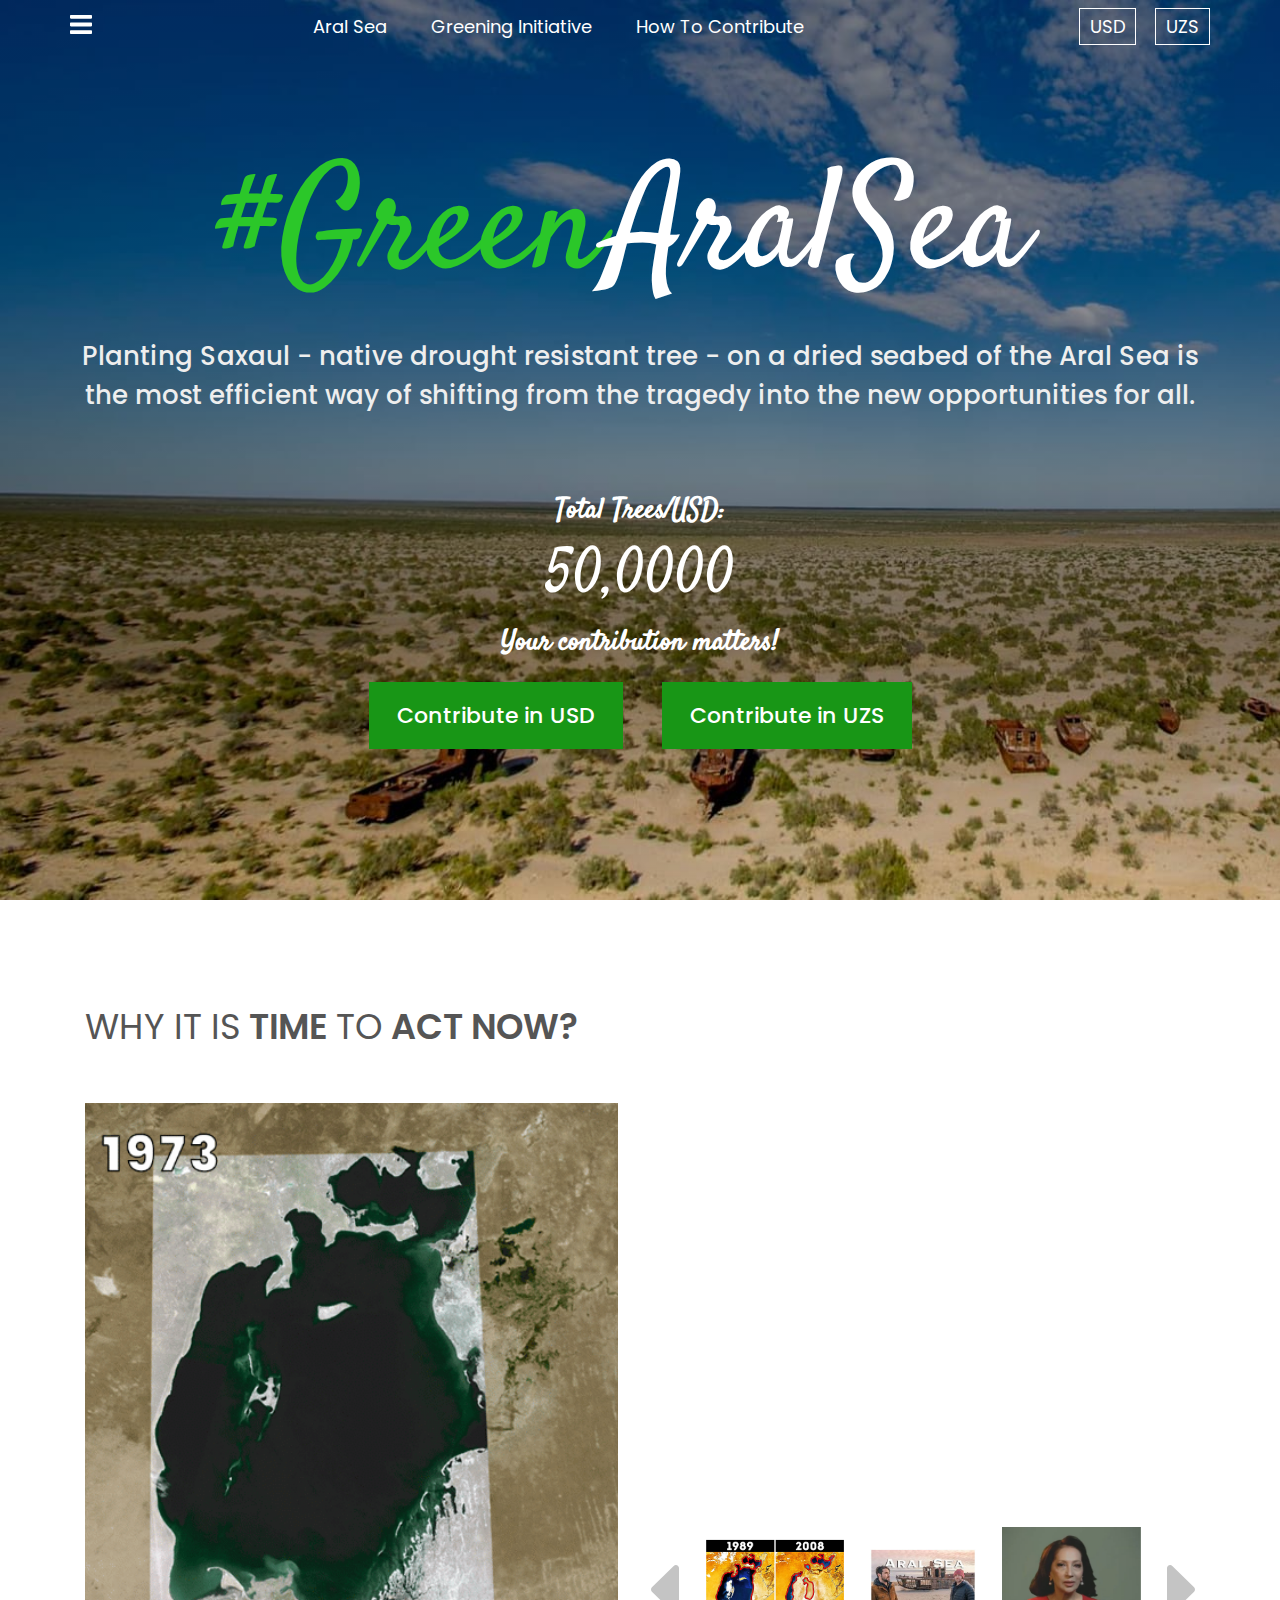
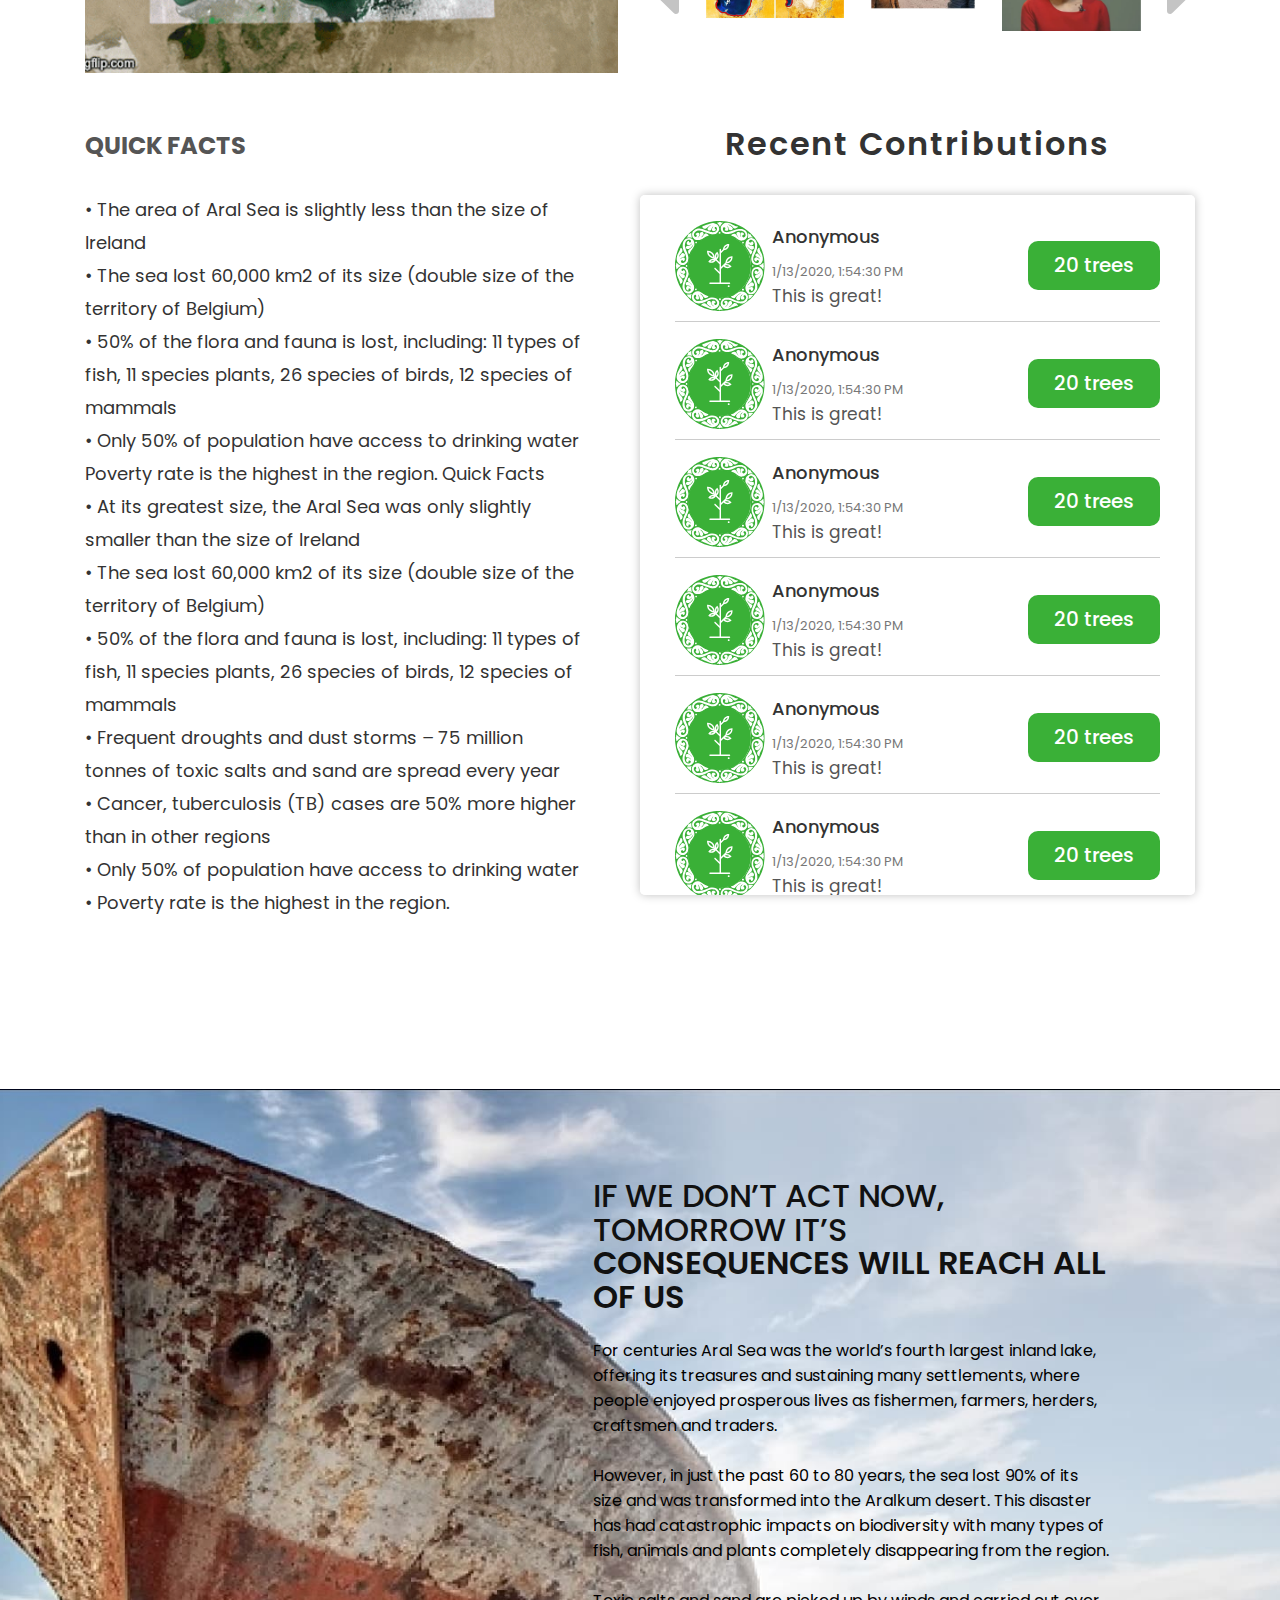
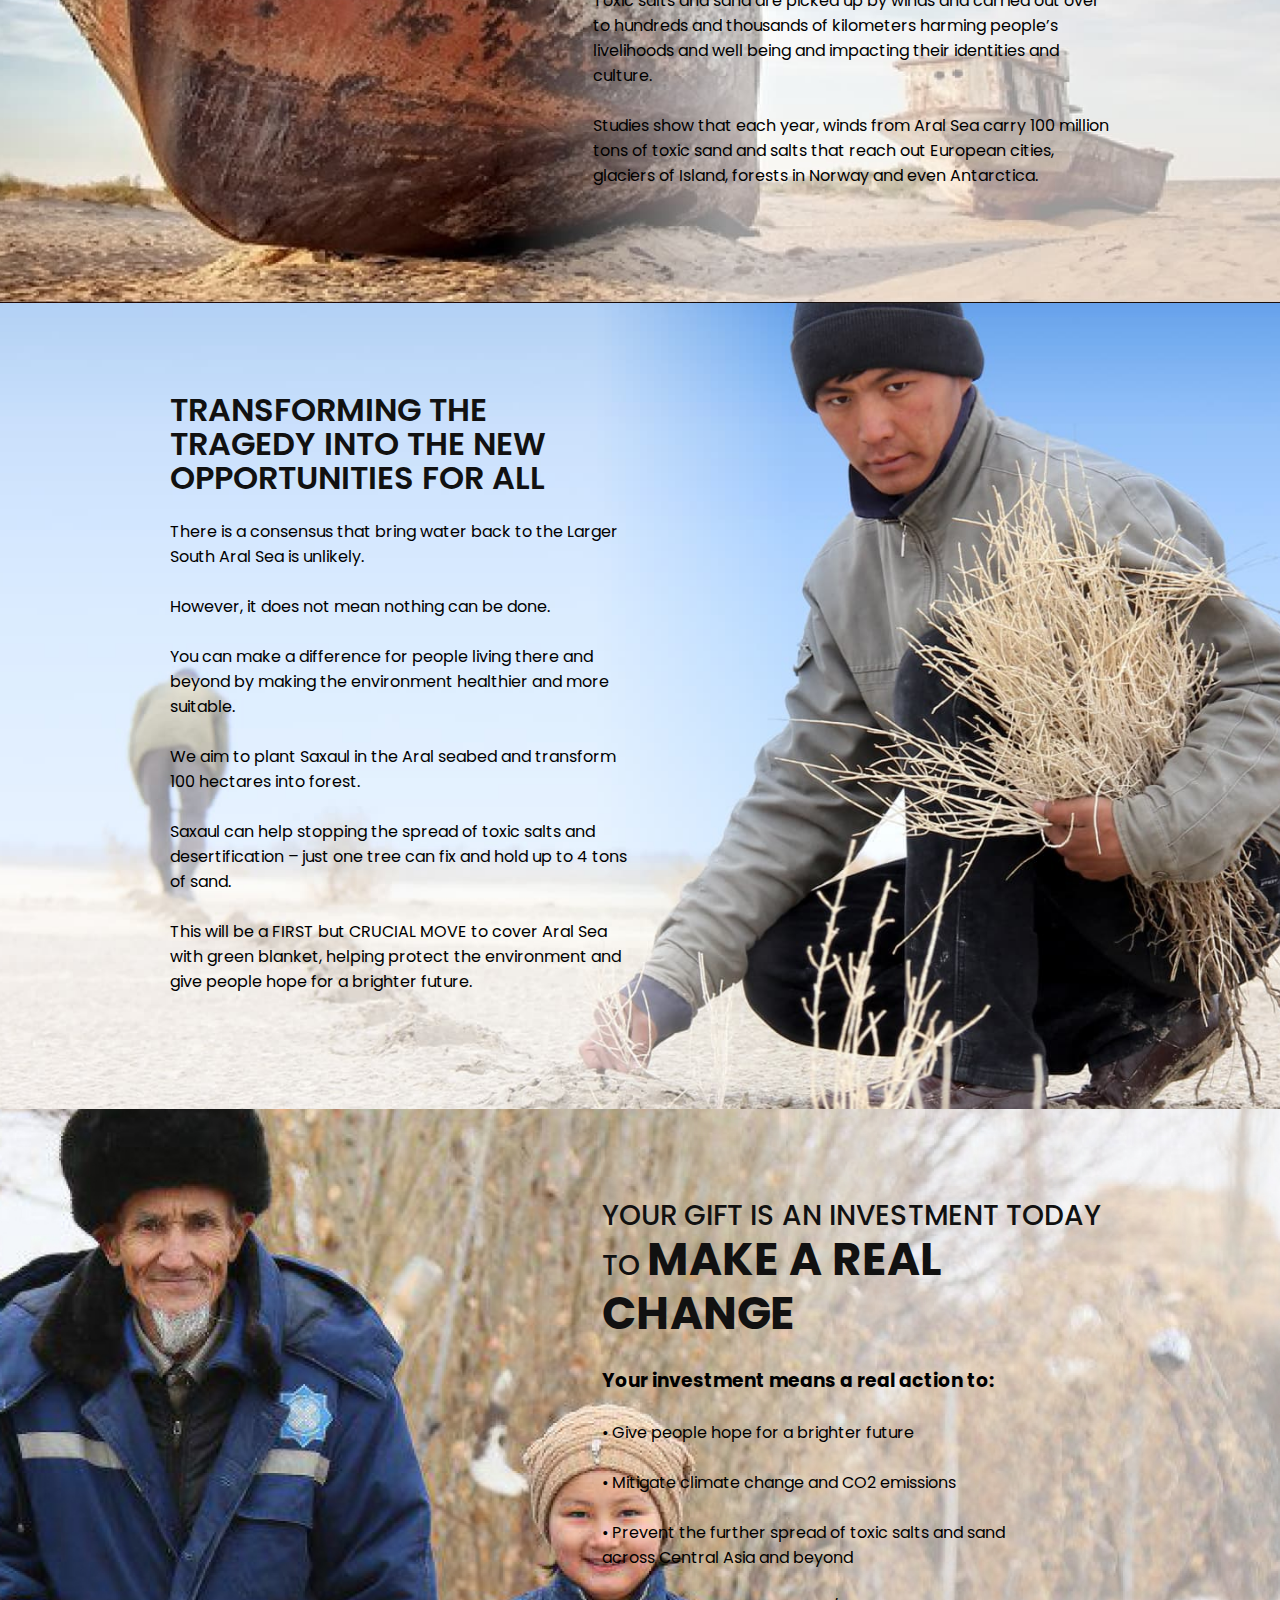
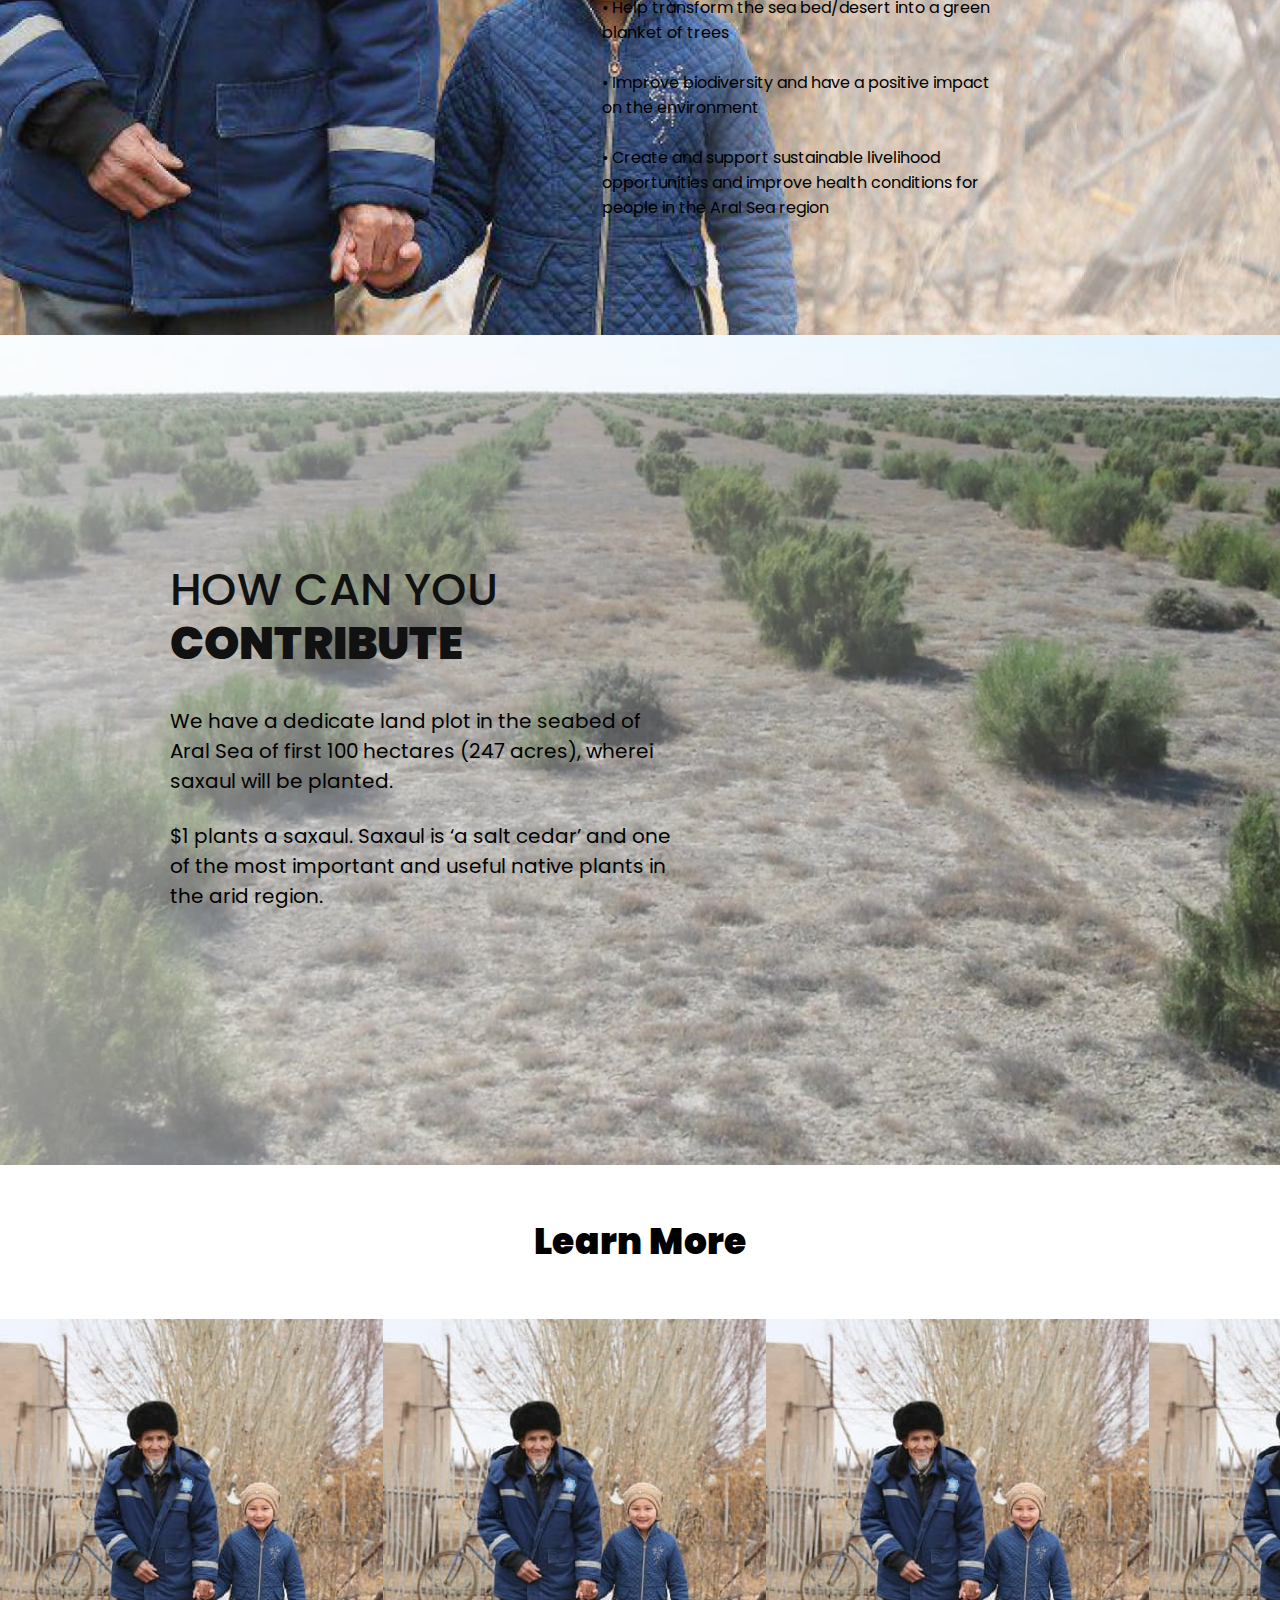
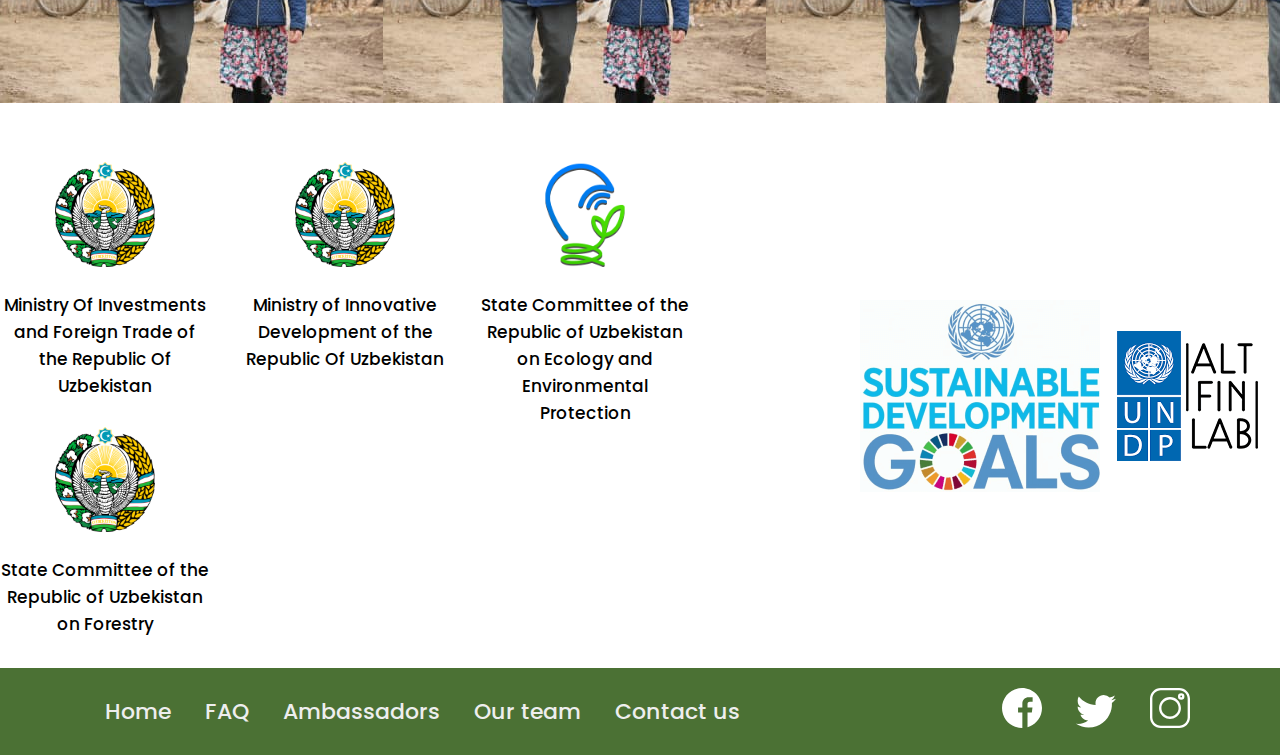
<file: index.html>
<!DOCTYPE html>
<html lang="en">
<head>
    <meta charset="UTF-8">
    <meta name="viewport" content="width=device-width, initial-scale=1.0">
    <title>Green Aral Sea</title>
    <link rel="stylesheet" href="./stylesheet/min.css/style.min.css">
    <link rel="preconnect" href="https://fonts.gstatic.com">
    <link rel="preconnect" href="https://fonts.gstatic.com">
    <link rel="stylesheet" href="./OwlCarousel2-2.3.4/dist/assets/owl.theme.default.min.css">
    <link rel="stylesheet" href="./OwlCarousel2-2.3.4/dist/assets/owl.carousel.min.css">
    <link href="https://fonts.googleapis.com/css2?family=Poppins:wght@400;700&family=Satisfy&display=swap"
        rel="stylesheet">
</head>

<body class="body">
    <div class="overlay"></div>

    <header class="site_header">
        <div class="header">
            <div class="header_inner container">
                <div class="hamburger_btn">
                    <a href="javascript:void(0)"><img src="./img/so.svg" width="22" alt="menu_btn"></a>
                </div>
                <div class="navbar">
                    <a class="header_link" href="#">aral sea</a>
                    <a class="header_link" href="#">Greening Initiative</a>
                    <a class="header_link" href="#">How to contribute</a>
                </div>
                <div class="currency_wrapper">
                    <a href="#" class="currency header_link">usd</a>
                    <a href="javascript:void(0)" class="currency header_link modal_opener">uzs</a>
                </div>
            </div>
        </div>
        <div class="hamburger_menu" id="hamburger_menu">
            <span class="close_btn">
                <img src="./img/Group 76.svg"  alt="image">
            </span>
            <ul class="menu_group">
                <li class="menu_item"><a href="#" class="menu_link">Home</a></li>
                <li class="menu_item"><a href="#" class="menu_link">FAQ</a></li>
                <li class="menu_item"><a href="#" class="menu_link">Ambassadors</a></li>
                <li class="menu_item"><a href="#" class="menu_link">Our team</a></li>
                <li class="menu_item"><a href="#" class="menu_link">Contact us</a></li>
            </ul>
        </div>
    </header>


    <section class="site_hero">
        <h2 class="hero_title">
            #Green
            <span>AralSea</span>
        </h2>
        <p class="hero_text">
            Planting Saxaul - native drought resistant tree - on a dried seabed of the Aral Sea is the most efficient
            way of shifting from the tragedy into the new opportunities for all.
        </p>
        <div class="statics">
            <h3 class="stat_title">
                Total Trees/USD:
            </h3>
            <span class="counter">
                50,0000
            </span>
            <h3 class="stat_title">
                Your contribution matters!
            </h3>
        </div>
        <div class="stat_btns">
            <a class="primary_btn" href="#">Contribute in USD</a>
            <a class="primary_btn" href="#">Contribute in UZS</a>
        </div>
    </section>


    <section class="facts_aral">
        <div class="facts_inner container">
            <h2 class="fact_heading">
                why it is <span>time</span> to <span>act now?</span>
            </h2>
            <div class="fact_bottom">
                <div class="left"></div>
                <div class="right">
                    <div class="preview">
                        <iframe width="100%" height="400px"
                        src="https://www.youtube.com/embed/3nJu6lRk3bk" frameborder="0"
                            allow="accelerometer; autoplay; clipboard-write; encrypted-media; gyroscope; picture-in-picture"
                            allowfullscreen></iframe>
                    </div>
                    <div class="carousel">
                        <button id="prev_btn"> <img src="./img/no.svg" alt="image"></button>
                        <div class="owl-carousel">
                            <div class="item"><img src="./img/item.jpg" alt="image"></div>
                            <div class="item"><img src="./img/item2.jpg" alt="image"></div>
                            <div class="item"><img src="./img/item3.jpg" alt="image"></div>
                            <div class="item"><img src="./img/item4.jpg" alt="image"></div>

                        </div>
                        <button id="next_btn"> <img style="transform: rotate(-180deg);" src="./img/no.svg"
                                alt="image"></button>

                    </div>
                </div>
            </div>
        </div>
    </section>


    <section class="quick_facts">
        <div class="quick_fact_inner container">
            <div class="left">
                <h2 class="left_heading">
                    quick facts
                </h2>
                <ul class="list_group">
                    <li class="list_item">
                        <p class="list_text">
                            • The area of Aral Sea is slightly less than the size of Ireland
                        </p>
                    </li>
                    <li class="list_item">
                        <p class="list_text">
                            • The sea lost 60,000 km2 of its size (double size of the territory of Belgium)
                        </p>
                    </li>
                    <li class="list_item">
                        <p class="list_text">
                            • 50% of the flora and fauna is lost, including: 11 types of fish, 11 species plants, 26
                            species of birds, 12 species of mammals
                        </p>
                    </li>
                    <li class="list_item">
                        <p class="list_text">
                            • Only 50% of population have access to drinking water
                            Poverty rate is the highest in the region. Quick Facts
                        </p>
                    </li>
                    <li class="list_item">
                        <p class="list_text">
                            • At its greatest size, the Aral Sea was only slightly smaller than the size of Ireland

                        </p>
                    </li>
                    <li class="list_item">
                        <p class="list_text">
                            • The sea lost 60,000 km2 of its size (double size of the territory of Belgium)
                        </p>
                    </li>
                    <li class="list_item">
                        <p class="list_text">
                            • 50% of the flora and fauna is lost, including: 11 types of fish, 11 species plants, 26
                            species of birds, 12 species of mammals
                        </p>
                    </li>
                    <li class="list_item">
                        <p class="list_text">
                            • Frequent droughts and dust storms – 75 million tonnes of toxic salts and sand are spread
                            every year
                        </p>
                    </li>
                    <li class="list_item">
                        <p class="list_text">
                            • Cancer, tuberculosis (TB) cases are 50% more higher than in other regions
                        </p>
                    </li>
                    <li class="list_item">
                        <p class="list_text">
                            • Only 50% of population have access to drinking water
                        </p>
                    </li>
                    <li class="list_item">
                        <p class="list_text">
                            • Poverty rate is the highest in the region.
                        </p>
                    </li>
                </ul>
            </div>

            <div class="right">
                <h2 class="right_heading">
                    Recent Contributions
                </h2>
                <div class="contributes_block">
                    <div class="donation">
                        <img src="./img/recent-cont.svg" alt="Dotation Logo">
                        <div class="anonym_info">
                            <h3 class="title">
                                Anonymous
                            </h3>
                            <span class="date">
                                1/13/2020, 1:54:30 PM
                            </span>
                            <p class="feedback">
                                This is great!
                            </p>
                        </div>
                        <span class="amount_trees">
                            20 trees
                        </span>
                    </div>
                    <div class="donation">
                        <img src="./img/recent-cont.svg" alt="Dotation Logo">
                        <div class="anonym_info">
                            <h3 class="title">
                                Anonymous
                            </h3>
                            <span class="date">
                                1/13/2020, 1:54:30 PM
                            </span>
                            <p class="feedback">
                                This is great!
                            </p>
                        </div>
                        <span class="amount_trees">
                            20 trees
                        </span>
                    </div>
                    <div class="donation">
                        <img src="./img/recent-cont.svg" alt="Dotation Logo">
                        <div class="anonym_info">
                            <h3 class="title">
                                Anonymous
                            </h3>
                            <span class="date">
                                1/13/2020, 1:54:30 PM
                            </span>
                            <p class="feedback">
                                This is great!
                            </p>
                        </div>
                        <span class="amount_trees">
                            20 trees
                        </span>
                    </div>
                    <div class="donation">
                        <img src="./img/recent-cont.svg" alt="Dotation Logo">
                        <div class="anonym_info">
                            <h3 class="title">
                                Anonymous
                            </h3>
                            <span class="date">
                                1/13/2020, 1:54:30 PM
                            </span>
                            <p class="feedback">
                                This is great!
                            </p>
                        </div>
                        <span class="amount_trees">
                            20 trees
                        </span>
                    </div>
                    <div class="donation">
                        <img src="./img/recent-cont.svg" alt="Dotation Logo">
                        <div class="anonym_info">
                            <h3 class="title">
                                Anonymous
                            </h3>
                            <span class="date">
                                1/13/2020, 1:54:30 PM
                            </span>
                            <p class="feedback">
                                This is great!
                            </p>
                        </div>
                        <span class="amount_trees">
                            20 trees
                        </span>
                    </div>
                    <div class="donation">
                        <img src="./img/recent-cont.svg" alt="Dotation Logo">
                        <div class="anonym_info">
                            <h3 class="title">
                                Anonymous
                            </h3>
                            <span class="date">
                                1/13/2020, 1:54:30 PM
                            </span>
                            <p class="feedback">
                                This is great!
                            </p>
                        </div>
                        <span class="amount_trees">
                            20 trees
                        </span>
                    </div>
                    <div class="donation">
                        <img src="./img/recent-cont.svg" alt="Dotation Logo">
                        <div class="anonym_info">
                            <h3 class="title">
                                Anonymous
                            </h3>
                            <span class="date">
                                1/13/2020, 1:54:30 PM
                            </span>
                            <p class="feedback">
                                This is great!
                            </p>
                        </div>
                        <span class="amount_trees">
                            20 trees
                        </span>
                    </div>
                </div>
            </div>
        </div>
    </section>


    <section class="card_wrapper">
        <div class="card first">
            <div class="card_content">
                <h1 class="title">
                    If we don’t act now, tomorrow it’s <span>consequences will reach all of us </span>
                </h1>
                <p class="text">
                    For centuries Aral Sea was the world’s fourth largest inland lake, offering its treasures and
                    sustaining many settlements, where people enjoyed prosperous lives as fishermen, farmers, herders,
                    craftsmen and traders.
                </p>
                <p class="text">
                    However, in just the past 60 to 80 years, the sea lost 90% of its size and was transformed into the
                    Aralkum desert. This disaster has had catastrophic impacts on biodiversity with many types of fish,
                    animals and plants completely disappearing from the region.
                </p>
                <p class="text">Toxic salts and sand are picked up by winds and carried out over to hundreds and
                    thousands of kilometers harming people’s livelihoods and well being and impacting their identities
                    and culture.</p>

                <p class="text">
                    Studies show that each year, winds from Aral Sea carry 100 million tons of toxic sand and salts that
                    reach out European cities, glaciers of Island, forests in Norway and even Antarctica.

                </p>
            </div>
        </div>
        <div class="card second">
            <div class="card_content">
                <h1 class="title">

                    Transforming the tragedy into the new opportunities for all </h1>
                <p class="text">
                    There is a consensus that bring water back to the Larger South Aral Sea is unlikely.
                </p>
                <p class="text">
                    However,
                    it does not mean nothing can be done. </p>
                <p class="text">
                    You can make a difference for people living there and beyond by making the environment healthier and
                    more suitable.
                </p>
                <p class="text">
                    We aim to plant Saxaul in the Aral seabed and transform 100 hectares into forest.
                </p>

                <p class="text">
                    Saxaul can help stopping the spread of toxic salts and desertification – just one tree can fix and
                    hold up to 4 tons of sand.
                </p>
                <p class="text">This will be a FIRST but CRUCIAL MOVE to cover Aral Sea with green blanket,
                    helping protect the environment and give people hope for a brighter future.
                </p>
            </div>
        </div>
        
        <div class="card third">
            <div class="card_content">
                <h1 class="title">
                    Your gift is an investment today to <span>make a real change </span>

                </h1>
                <h3 class="subtitle">
                    Your investment means a real action to:
                </h3>
                <p class="text">
                    • Give people hope for a brighter future
                </p>
                <p class="text">


                    • Mitigate climate change and CO2 emissions
                </p>
                <p class="text">
                    • Prevent the further spread of toxic salts and sand across Central Asia and beyond

                </p>

                <p class="text">

                    • Help transform the sea bed/desert into a green blanket of trees

                </p>
                <p class="text">
                    • Improve biodiversity and have a positive impact on the environment

                </p>
                <p class="text">
                    • Create and support sustainable livelihood opportunities and improve health conditions for people
                    in the Aral Sea region
                </p>
            </div>
        </div>

        <div class="card fourth">
            <div class="card_content">
                <h1 class="title">
                    How can you
                    <span class="subtitle">
                        CONTRIBUTE
                    </span>

                </h1>

                <p class="text">
                    We have a dedicate land plot in the seabed of Aral Sea of first 100 hectares (247 acres), wherei
                    saxaul will be planted.
                </p>
                <p class="text">
                    $1 plants a saxaul. Saxaul is ‘a salt cedar’ and one of the most important and useful native plants
                    in the arid region.

                </p>

            </div>
        </div>
    </section>


    <section class="learn_more_section">
        <h1 class="section_heading">
            Learn More
        </h1>
        <div class="blocks_wrapper">
            <div class="block">
                <img src="./img/grandfather.jpg" alt="image">
                <div class="shade">
                    <h2 class="shade_title">
                        Some info
                    </h2>
                    <p class="shade_text">
                        Lorem ipsum dolor sit amet, consectetur adipiscing elit.
                    </p>
                </div>
            </div>

            <div class="block">
                <img src="./img/grandfather.jpg" alt="image">
                <div class="shade">
                    <h2 class="shade_title">
                        Some info
                    </h2>
                    <p class="shade_text">
                        Lorem ipsum dolor sit amet, consectetur adipiscing elit.
                    </p>
                </div>
            </div>

            <div class="block">
                <img src="./img/grandfather.jpg" alt="image">
                <div class="shade">
                    <h2 class="shade_title">
                        Some info
                    </h2>
                    <p class="shade_text">
                        Lorem ipsum dolor sit amet, consectetur adipiscing elit.
                    </p>
                </div>
            </div>

            <div class="block">
                <img src="./img/grandfather.jpg" alt="image">
                <div class="shade">
                    <h2 class="shade_title">
                        Some info
                    </h2>
                    <p class="shade_text">
                        Lorem ipsum dolor sit amet, consectetur adipiscing elit.
                    </p>
                </div>
            </div>

            <div class="block">
                <img src="./img/grandfather.jpg" alt="image">
                <div class="shade">
                    <h2 class="shade_title">
                        Some info
                    </h2>
                    <p class="shade_text">
                        Lorem ipsum dolor sit amet, consectetur adipiscing elit.
                    </p>
                </div>
            </div>
            <div class="block">
                <img src="./img/grandfather.jpg" alt="image">
                <div class="shade">
                    <h2 class="shade_title">
                        Some info
                    </h2>
                    <p class="shade_text">
                        Lorem ipsum dolor sit amet, consectetur adipiscing elit.
                    </p>
                </div>
            </div>
        </div>
    </section>


    <section class="partners_section">
        <div class="partners_inner ">
            <div class="left">
                <div class="item">
                    <img class="item__img" src="./img/sign.png" width="105" height="105" alt="image">
                    <a class="item__link" href="#">Ministry Of Investments and Foreign Trade of the Republic Of Uzbekistan</a>
                </div>

                <div class="item">
                    <img class="item__img" src="./img/sign.png" width="105" height="105" alt="image">
                    <a class="item__link" href="#">Ministry of Innovative Development of the Republic Of Uzbekistan</a>
                </div>

                <div class="item">
                    <img class="item__img" src="./img/logo_m.png" width="105" height="105" alt="image">
                    <a class="item__link" href="#">State Committee of the Republic of Uzbekistan on Ecology and Environmental
                        Protection</a>
                </div>

                <div class="item">
                    <img class="item__img" src="./img/sign.png" width="105" height="105" alt="image">
                    <a class="item__link" href="#">State Committee of the Republic of Uzbekistan on Forestry</a>
                </div>
            </div>
            <div class="right">
                <a href="#"><img src="./img/image 18.png" alt="image"></a>
                <a href="#"><img src="./img/altfinlab.png" alt="image"></a>
            </div>
        </div>
    </section>


    <footer class="site_footer">
        <div class="footer_inner container">
            <div class="left">
                <a href="#" class="footer_link">Home</a>
                <a href="#" class="footer_link">FAQ</a>
                <a href="#" class="footer_link">Ambassadors</a>
                <a href="#" class="footer_link">Our team</a>
                <a href="#" class="footer_link">Contact us</a>

            </div>
            <div class="right">
                <a class="right__link" href="https://facebook.com" target="_blank"><img src="./img/facebook.svg" alt="image"></a>
                <a class="right__link" href="https://twitter.com" target="_blank"><img src="./img/twitter.svg" alt="image"></a>
                <a class="right__link" href="https://instagram.com" target="_blank"><img src="./img/instagram 1.svg" alt="image"></a>
            </div>
        </div>
    </footer>


    <div class="modal">
        <form action="http://echo.htmlacademy.ru/">
            <label for="">
                Your donation amount *
            </label>
            <input type="text" class="first" name="Full name of user" required>
            <label for="wdd">
                Display name
            </label>
            <label for="">Email address</label>
            <input name="amount" type="text" required>
            <input type="email" name="email" required>
            <label for="">My message</label>
            <textarea cols="30" name="message" rows="10"></textarea>
            <input type="checkbox" id="check">
            <label for="check">Donate as anonymous</label>
            <div class="button_wrapper">
                <button type="submit">Next</button>
            </div>
        </form>
        <a class="close_modal" href="javascript:void(0)"><img src="./img/Group 76.svg" alt="image"></a>
    </div>

    

    <script src="https://code.jquery.com/jquery-3.5.1.min.js"
        integrity="sha256-9/aliU8dGd2tb6OSsuzixeV4y/faTqgFtohetphbbj0=" crossorigin="anonymous"></script>
    <script src="./OwlCarousel2-2.3.4/dist/owl.carousel.min.js"></script>
    <script src="./main.js"></script>
</body>

</html>
</file>
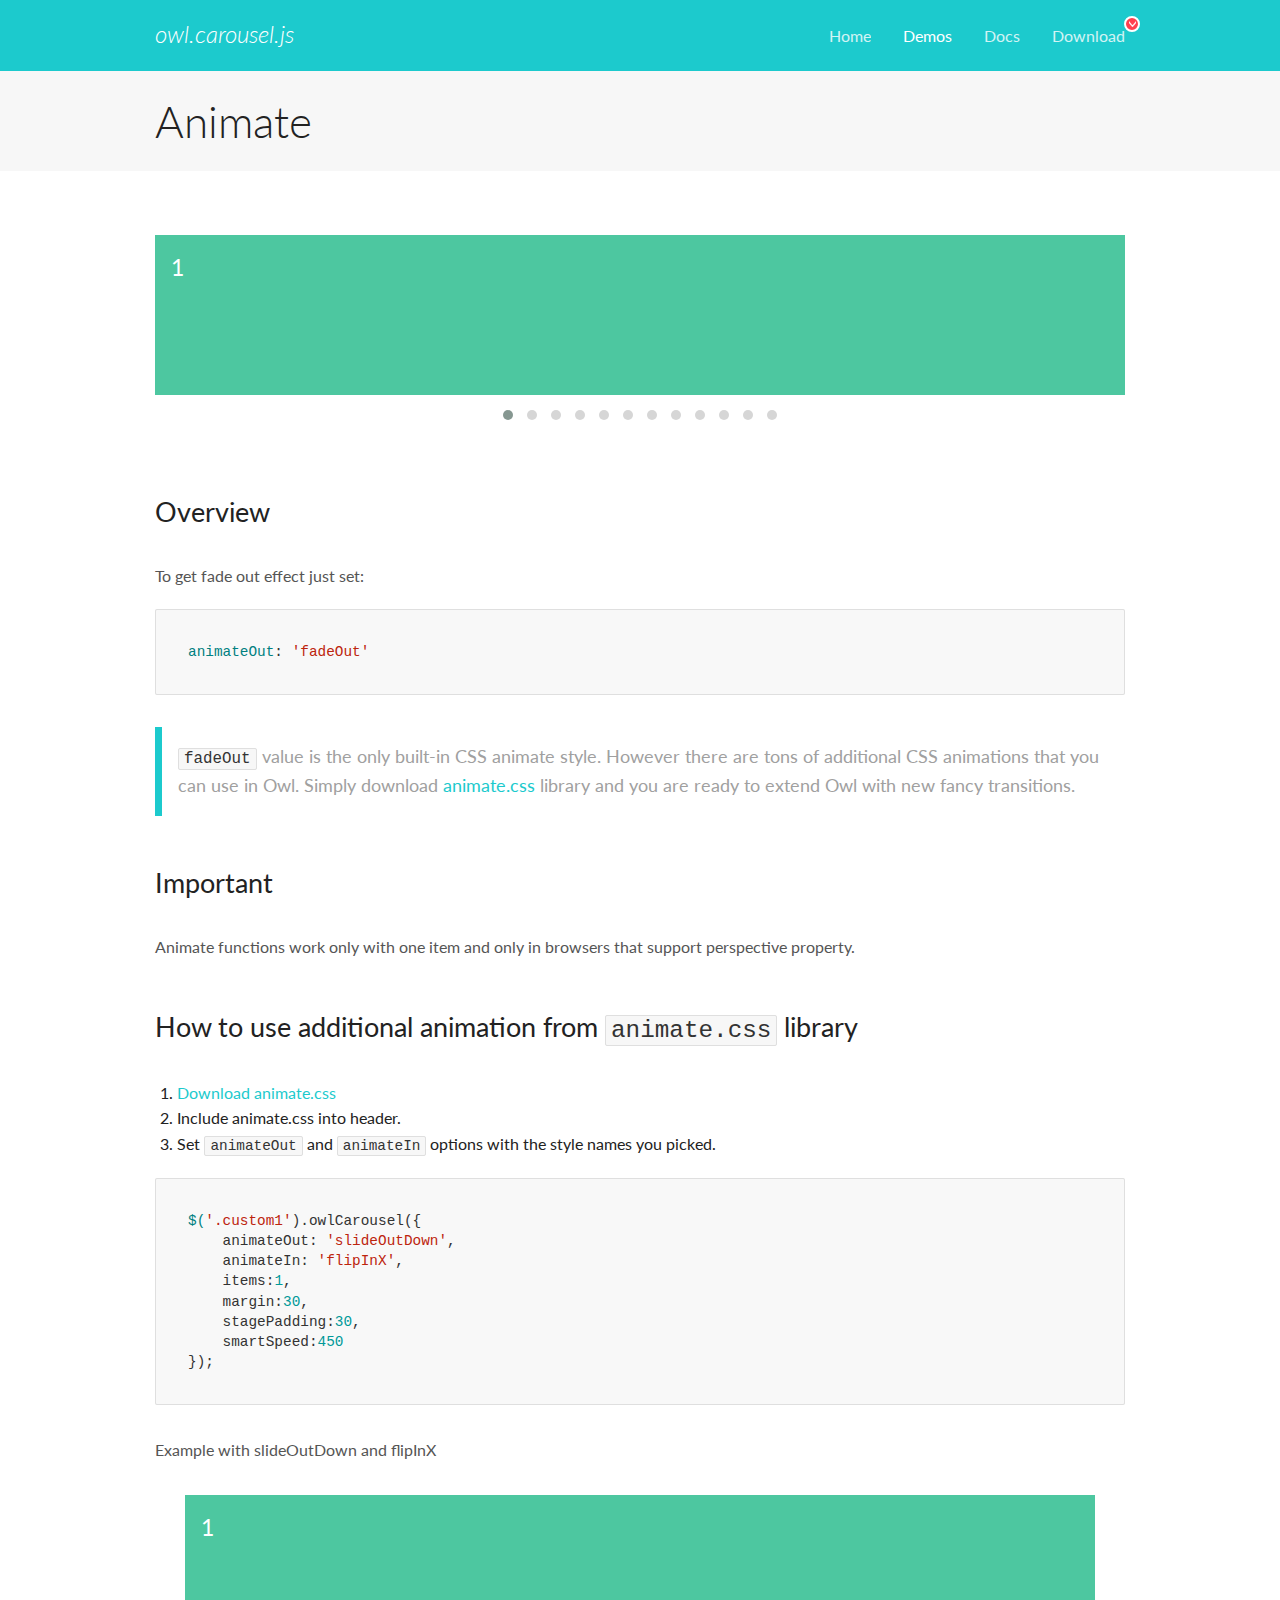
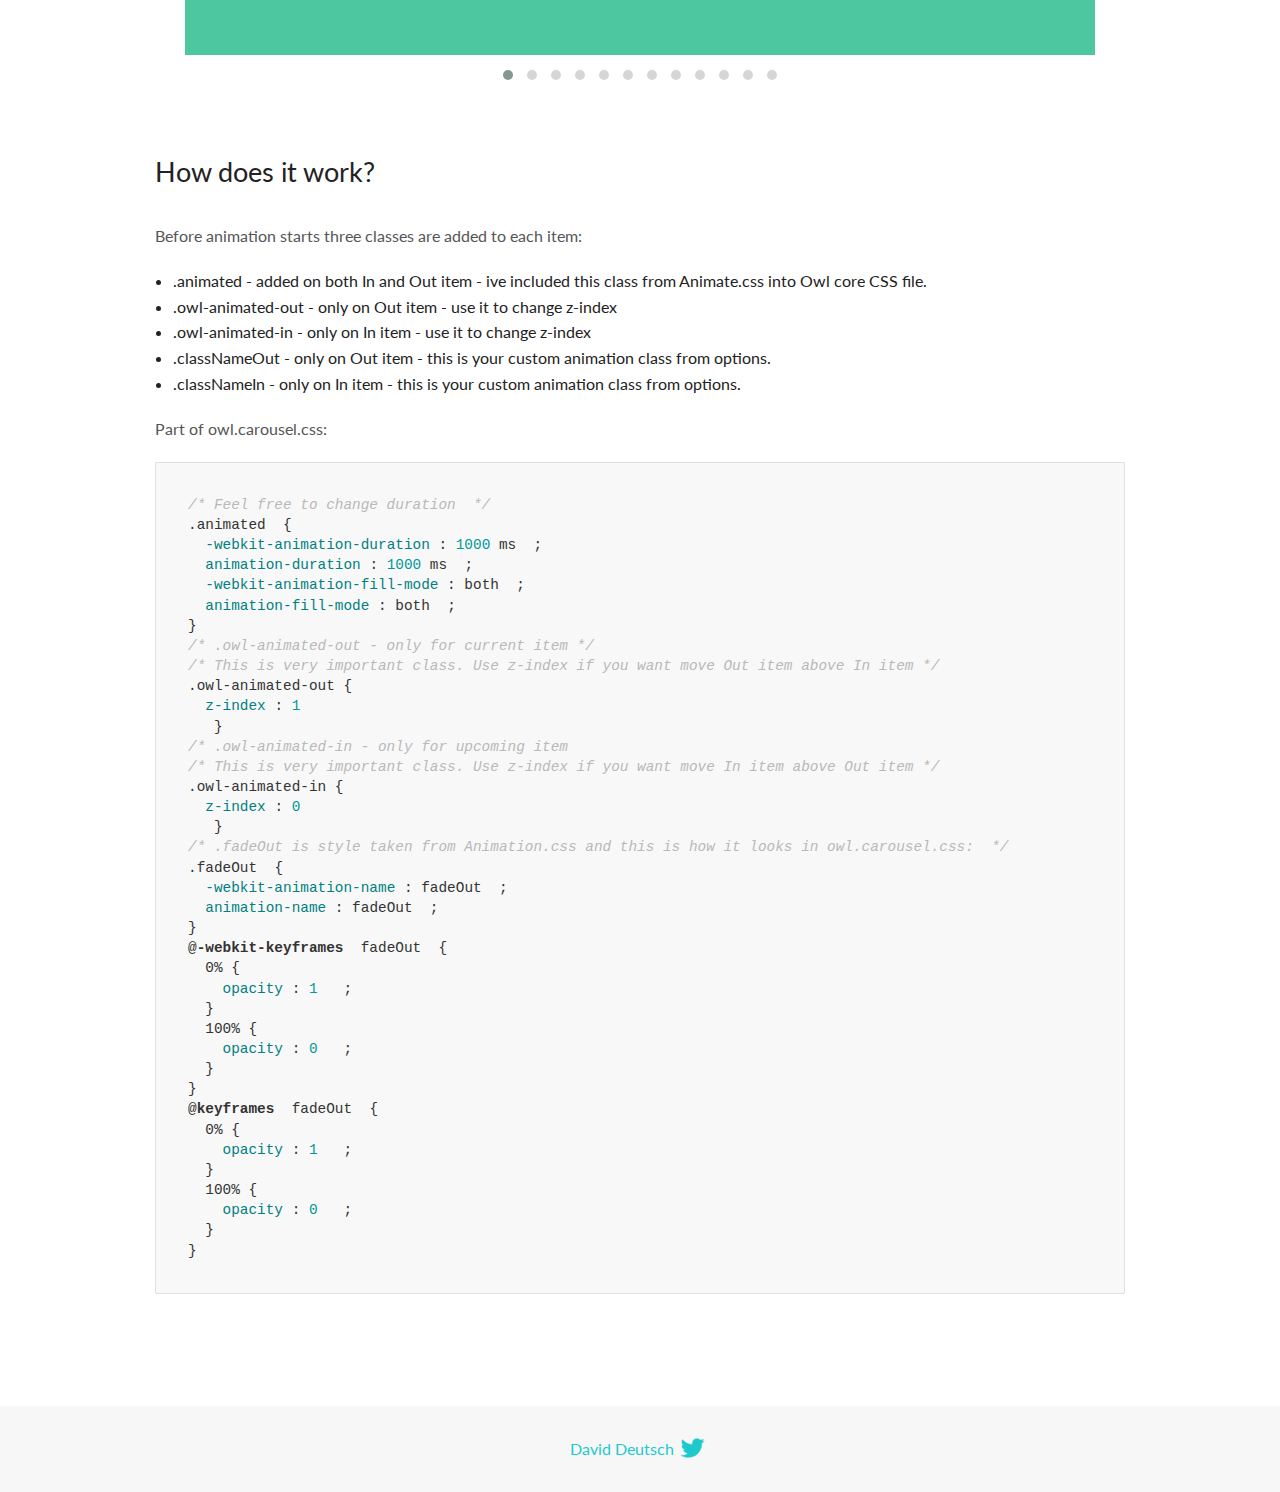
<file: OwlCarousel2-2.3.4/docs/demos/animate.html>
<!DOCTYPE html>
<html lang="en">
  <head>

    <!-- head -->
    <meta charset="utf-8">
    <meta name="msapplication-tap-highlight" content="no" />
    <meta name="viewport" content="width=device-width, initial-scale=1.0" />
    <meta name="description" content="Animate carousel">
    <meta name="author" content="David Deutsch">
    <title>
      Animate Demo | Owl Carousel | 2.3.4
    </title>

    <!-- Stylesheets -->
    <link href='https://fonts.googleapis.com/css?family=Lato:300,400,700,400italic,300italic' rel='stylesheet' type='text/css'>
    <link rel="stylesheet" href="../assets/css/docs.theme.min.css">

    <!-- Owl Stylesheets -->
    <link rel="stylesheet" href="../assets/owlcarousel/assets/owl.carousel.min.css">
    <link rel="stylesheet" href="../assets/owlcarousel/assets/owl.theme.default.min.css">

    <!-- HTML5 shim and Respond.js IE8 support of HTML5 elements and media queries -->

    <!--[if lt IE 9]>
      <script src="https://oss.maxcdn.com/libs/html5shiv/3.7.0/html5shiv.js"></script>
      <script src="https://oss.maxcdn.com/libs/respond.js/1.3.0/respond.min.js"></script>
    <![endif]-->

    <!-- Favicons -->
    <link rel="apple-touch-icon-precomposed" sizes="144x144" href="../assets/ico/apple-touch-icon-144-precomposed.png">
    <link rel="shortcut icon" href="../assets/ico/favicon.png">
    <link rel="shortcut icon" href="favicon.ico">

    <!-- Yeah i know js should not be in header. Its required for demos.-->

    <!-- javascript -->
    <script src="../assets/vendors/jquery.min.js"></script>
    <script src="../assets/owlcarousel/owl.carousel.js"></script>
  </head>
  <body>

    <!-- header -->
    <header class="header">
      <div class="row">
        <div class="large-12 columns">
          <div class="brand left">
            <h3>
              <a href="/OwlCarousel2/">owl.carousel.js</a> 
            </h3>
          </div>
          <a id="toggle-nav" class="right">
            <span></span> <span></span> <span></span> 
          </a> 
          <div class="nav-bar">
            <ul class="clearfix">
              <li> <a href="/OwlCarousel2/index.html">Home</a>  </li>
              <li class="active">
                <a href="/OwlCarousel2/demos/demos.html">Demos</a> 
              </li>
              <li> <a href="/OwlCarousel2/docs/started-welcome.html">Docs</a>  </li>
              <li>
                <a href="https://github.com/OwlCarousel2/OwlCarousel2/archive/2.3.4.zip">Download</a> 
                <span class="download"></span> 
              </li>
            </ul>
          </div>
        </div>
      </div>
    </header>

    <!-- title -->
    <section class="title">
      <div class="row">
        <div class="large-12 columns">
          <h1>Animate</h1>
        </div>
      </div>
    </section>

    <!--  Demos -->
    <section id="demos">
      <div class="row">
        <div class="large-12 columns">
          <div class="fadeOut owl-carousel owl-theme">
            <div class="item">
              <h4>1</h4>
            </div>
            <div class="item">
              <h4>2</h4>
            </div>
            <div class="item">
              <h4>3</h4>
            </div>
            <div class="item">
              <h4>4</h4>
            </div>
            <div class="item">
              <h4>5</h4>
            </div>
            <div class="item">
              <h4>6</h4>
            </div>
            <div class="item">
              <h4>7</h4>
            </div>
            <div class="item">
              <h4>8</h4>
            </div>
            <div class="item">
              <h4>9</h4>
            </div>
            <div class="item">
              <h4>10</h4>
            </div>
            <div class="item">
              <h4>11</h4>
            </div>
            <div class="item">
              <h4>12</h4>
            </div>
          </div>
          <h3 id="overview">Overview</h3>
          <p>To get fade out effect just set:</p>
          <pre><code>animateOut: &#39;fadeOut&#39;</code></pre>
          <blockquote>
            <p><code>fadeOut</code> value is the only built-in CSS animate style. However there are tons of additional CSS animations that you can use in Owl. Simply download
              <a href="https://daneden.github.io/animate.css/">animate.css</a>  library and you are ready to extend Owl with new fancy transitions.</p>
          </blockquote>
          <h3 id="important">Important</h3>
          <p>Animate functions work only with one item and only in browsers that support perspective property.</p>
          <h3 id="how-to-use-additional-animation-from-animate-css-library">How to use additional animation from <code>animate.css</code> library</h3>
          <ol>
            <li> <a href="https://daneden.github.io/animate.css/">Download animate.css</a>  </li>
            <li>Include animate.css into header.</li>
            <li>Set <code>animateOut</code> and <code>animateIn</code> options with the style names you picked.</li>
          </ol>
          <pre><code>$(&#39;.custom1&#39;).owlCarousel({
    animateOut: &#39;slideOutDown&#39;,
    animateIn: &#39;flipInX&#39;,
    items:1,
    margin:30,
    stagePadding:30,
    smartSpeed:450
});</code></pre>
          <p>Example with slideOutDown and flipInX</p>
          <div class="custom1 owl-carousel owl-theme">
            <div class="item">
              <h4>1</h4>
            </div>
            <div class="item">
              <h4>2</h4>
            </div>
            <div class="item">
              <h4>3</h4>
            </div>
            <div class="item">
              <h4>4</h4>
            </div>
            <div class="item">
              <h4>5</h4>
            </div>
            <div class="item">
              <h4>6</h4>
            </div>
            <div class="item">
              <h4>7</h4>
            </div>
            <div class="item">
              <h4>8</h4>
            </div>
            <div class="item">
              <h4>9</h4>
            </div>
            <div class="item">
              <h4>10</h4>
            </div>
            <div class="item">
              <h4>11</h4>
            </div>
            <div class="item">
              <h4>12</h4>
            </div>
          </div>
          <h3 id="how-does-it-work-">How does it work?</h3>
          <p>Before animation starts three classes are added to each item:</p>
          <ul>
            <li>.animated - added on both In and Out item - ive included this class from Animate.css into Owl core CSS file.</li>
            <li>.owl-animated-out - only on Out item - use it to change z-index</li>
            <li>.owl-animated-in - only on In item - use it to change z-index</li>
            <li>.classNameOut - only on Out item - this is your custom animation class from options.</li>
            <li>.classNameIn - only on In item - this is your custom animation class from options.</li>
          </ul>
          <p>Part of owl.carousel.css:</p>
          <pre><code class="language-css"><span class="comment">/* Feel free to change duration  */</span> 
<span class="class">.animated</span>  <span class="rules">{
  <span class="rule"><span class="attribute">-webkit-animation-duration</span> :<span class="value"> <span class="number">1000</span> ms</span> </span> ;
  <span class="rule"><span class="attribute">animation-duration</span> :<span class="value"> <span class="number">1000</span> ms</span> </span> ;
  <span class="rule"><span class="attribute">-webkit-animation-fill-mode</span> :<span class="value"> both</span> </span> ;
  <span class="rule"><span class="attribute">animation-fill-mode</span> :<span class="value"> both</span> </span> ;
<span class="rule">}</span> </span> 
<span class="comment">/* .owl-animated-out - only for current item */</span> 
<span class="comment">/* This is very important class. Use z-index if you want move Out item above In item */</span> 
<span class="class">.owl-animated-out</span> <span class="rules">{
  <span class="rule"><span class="attribute">z-index</span> :<span class="value"> <span class="number">1</span> 
</span> </span> </span> }
<span class="comment">/* .owl-animated-in - only for upcoming item
/* This is very important class. Use z-index if you want move In item above Out item */</span> 
<span class="class">.owl-animated-in</span> <span class="rules">{
  <span class="rule"><span class="attribute">z-index</span> :<span class="value"> <span class="number">0</span> 
</span> </span> </span> }
<span class="comment">/* .fadeOut is style taken from Animation.css and this is how it looks in owl.carousel.css:  */</span> 
<span class="class">.fadeOut</span>  <span class="rules">{
  <span class="rule"><span class="attribute">-webkit-animation-name</span> :<span class="value"> fadeOut</span> </span> ;
  <span class="rule"><span class="attribute">animation-name</span> :<span class="value"> fadeOut</span> </span> ;
<span class="rule">}</span> </span> 
<span class="at_rule">@<span class="keyword">-webkit-keyframes</span>  fadeOut </span> {
  0% <span class="rules">{
    <span class="rule"><span class="attribute">opacity</span> :<span class="value"> <span class="number">1</span> </span> </span> ;
  <span class="rule">}</span> </span> 
  100% <span class="rules">{
    <span class="rule"><span class="attribute">opacity</span> :<span class="value"> <span class="number">0</span> </span> </span> ;
  <span class="rule">}</span> </span> 
}
<span class="at_rule">@<span class="keyword">keyframes</span>  fadeOut </span> {
  0% <span class="rules">{
    <span class="rule"><span class="attribute">opacity</span> :<span class="value"> <span class="number">1</span> </span> </span> ;
  <span class="rule">}</span> </span> 
  100% <span class="rules">{
    <span class="rule"><span class="attribute">opacity</span> :<span class="value"> <span class="number">0</span> </span> </span> ;
  <span class="rule">}</span> </span> 
}</code></pre>
          <link rel="stylesheet" href="../assets/css/animate.css">
          <script>
            jQuery(document).ready(function($) {
              $('.fadeOut').owlCarousel({
                items: 1,
                animateOut: 'fadeOut',
                loop: true,
                margin: 10,
              });
              $('.custom1').owlCarousel({
                animateOut: 'slideOutDown',
                animateIn: 'flipInX',
                items: 1,
                margin: 30,
                stagePadding: 30,
                smartSpeed: 450
              });
            });
          </script>
        </div>
      </div>
    </section>

    <!-- footer -->
    <footer class="footer">
      <div class="row">
        <div class="large-12 columns">
          <h5>
            <a href="/OwlCarousel2/docs/support-contact.html">David Deutsch</a> 
            <a id="custom-tweet-button" href="https://twitter.com/share?url=https://github.com/OwlCarousel2/OwlCarousel2&text=Owl Carousel - This is so awesome! " target="_blank"></a> 
          </h5>
        </div>
      </div>
    </footer>

    <!-- vendors -->
    <script src="../assets/vendors/highlight.js"></script>
    <script src="../assets/js/app.js"></script>
  </body>
</html>
</file>
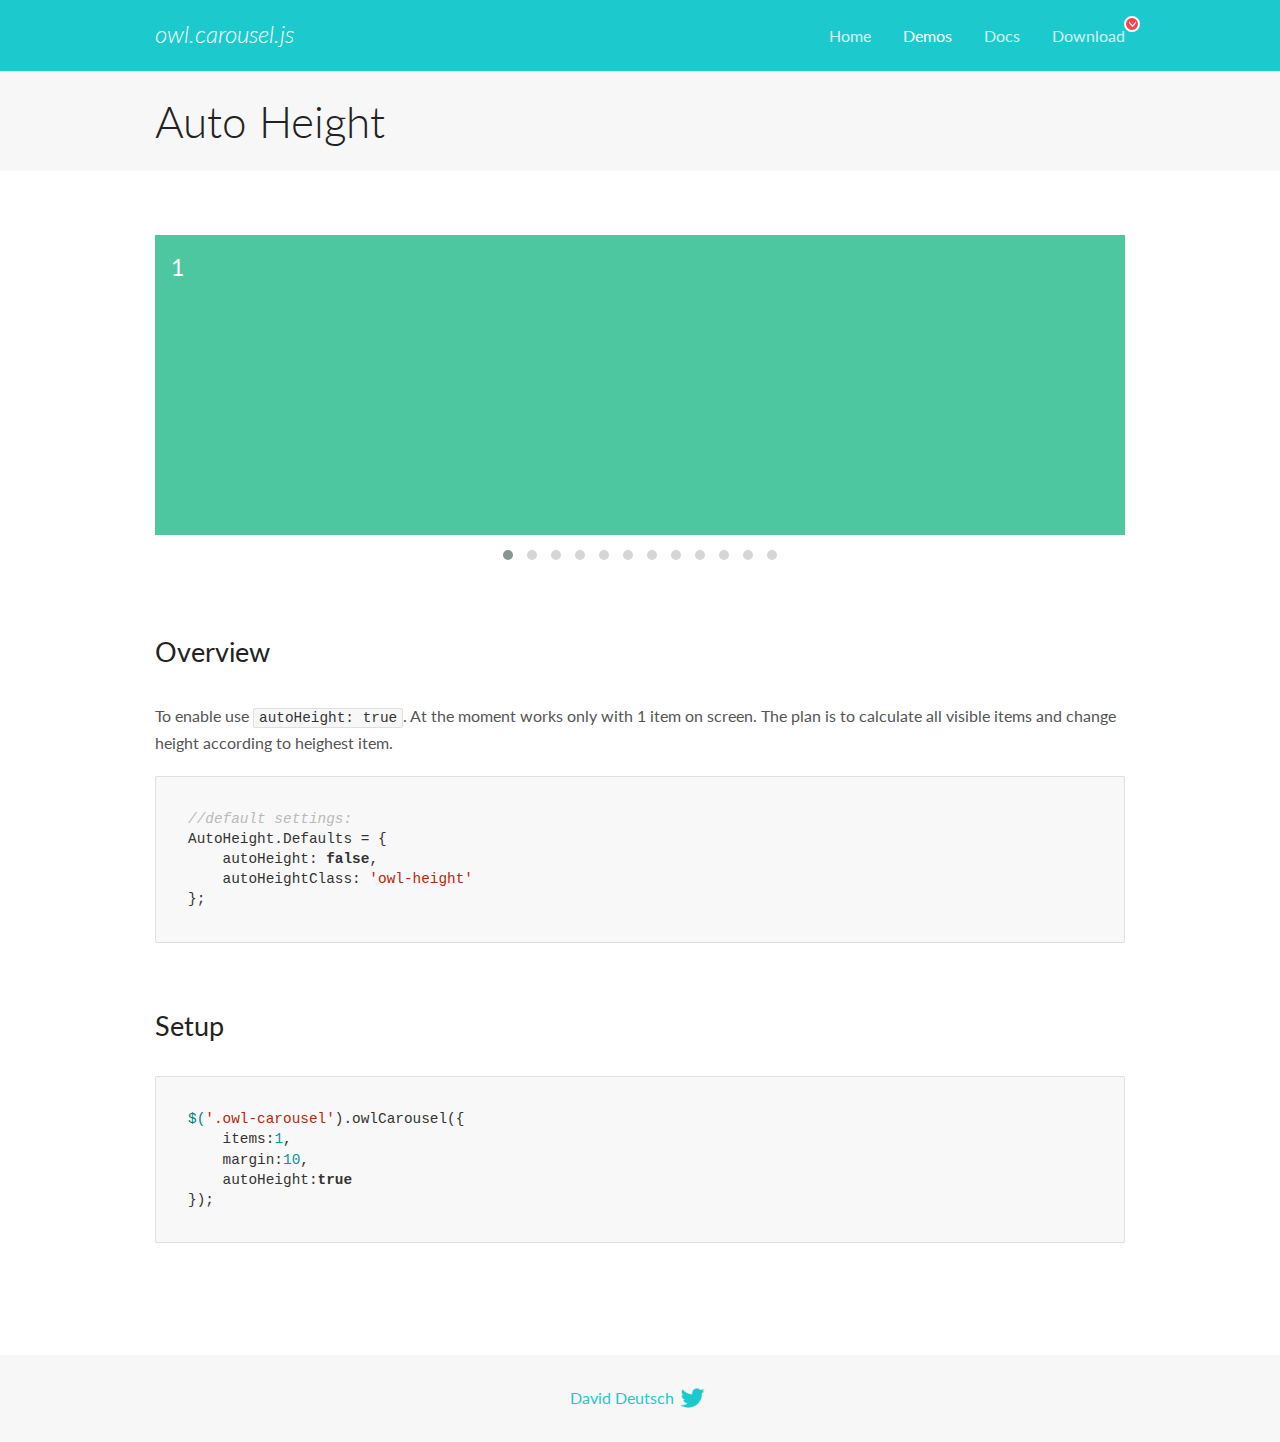
<file: OwlCarousel2-2.3.4/docs/demos/autoheight.html>
<!DOCTYPE html>
<html lang="en">
  <head>

    <!-- head -->
    <meta charset="utf-8">
    <meta name="msapplication-tap-highlight" content="no" />
    <meta name="viewport" content="width=device-width, initial-scale=1.0" />
    <meta name="description" content="autoHeight usage demo">
    <meta name="author" content="David Deutsch">
    <title>
      Auto Height Demo | Owl Carousel | 2.3.4
    </title>

    <!-- Stylesheets -->
    <link href='https://fonts.googleapis.com/css?family=Lato:300,400,700,400italic,300italic' rel='stylesheet' type='text/css'>
    <link rel="stylesheet" href="../assets/css/docs.theme.min.css">

    <!-- Owl Stylesheets -->
    <link rel="stylesheet" href="../assets/owlcarousel/assets/owl.carousel.min.css">
    <link rel="stylesheet" href="../assets/owlcarousel/assets/owl.theme.default.min.css">

    <!-- HTML5 shim and Respond.js IE8 support of HTML5 elements and media queries -->

    <!--[if lt IE 9]>
      <script src="https://oss.maxcdn.com/libs/html5shiv/3.7.0/html5shiv.js"></script>
      <script src="https://oss.maxcdn.com/libs/respond.js/1.3.0/respond.min.js"></script>
    <![endif]-->

    <!-- Favicons -->
    <link rel="apple-touch-icon-precomposed" sizes="144x144" href="../assets/ico/apple-touch-icon-144-precomposed.png">
    <link rel="shortcut icon" href="../assets/ico/favicon.png">
    <link rel="shortcut icon" href="favicon.ico">

    <!-- Yeah i know js should not be in header. Its required for demos.-->

    <!-- javascript -->
    <script src="../assets/vendors/jquery.min.js"></script>
    <script src="../assets/owlcarousel/owl.carousel.js"></script>
  </head>
  <body>

    <!-- header -->
    <header class="header">
      <div class="row">
        <div class="large-12 columns">
          <div class="brand left">
            <h3>
              <a href="/OwlCarousel2/">owl.carousel.js</a> 
            </h3>
          </div>
          <a id="toggle-nav" class="right">
            <span></span> <span></span> <span></span> 
          </a> 
          <div class="nav-bar">
            <ul class="clearfix">
              <li> <a href="/OwlCarousel2/index.html">Home</a>  </li>
              <li class="active">
                <a href="/OwlCarousel2/demos/demos.html">Demos</a> 
              </li>
              <li> <a href="/OwlCarousel2/docs/started-welcome.html">Docs</a>  </li>
              <li>
                <a href="https://github.com/OwlCarousel2/OwlCarousel2/archive/2.3.4.zip">Download</a> 
                <span class="download"></span> 
              </li>
            </ul>
          </div>
        </div>
      </div>
    </header>

    <!-- title -->
    <section class="title">
      <div class="row">
        <div class="large-12 columns">
          <h1>Auto Height</h1>
        </div>
      </div>
    </section>

    <!--  Demos -->
    <section id="demos">
      <div class="row">
        <div class="large-12 columns">
          <div class="owl-carousel owl-theme">
            <div class="item" style="height:300px">
              <h4>1</h4>
            </div>
            <div class="item" style="height:100px">
              <h4>2</h4>
            </div>
            <div class="item" style="height:500px">
              <h4>3</h4>
            </div>
            <div class="item" style="height:250px">
              <h4>4</h4>
            </div>
            <div class="item" style="height:400px">
              <h4>5</h4>
            </div>
            <div class="item" style="height:500px">
              <h4>6</h4>
            </div>
            <div class="item" style="height:600px">
              <h4>7</h4>
            </div>
            <div class="item" style="height:400px">
              <h4>8</h4>
            </div>
            <div class="item" style="height:300px">
              <h4>9</h4>
            </div>
            <div class="item" style="height:350px">
              <h4>10</h4>
            </div>
            <div class="item" style="height:200px">
              <h4>11</h4>
            </div>
            <div class="item" style="height:150px">
              <h4>12</h4>
            </div>
          </div>
          <h3 id="overview">Overview</h3>
          <p>To enable use <code>autoHeight: true</code>. At the moment works only with 1 item on screen. The plan is to calculate all visible items and change height according to heighest item.</p>
          <pre><code>//default settings:
AutoHeight.Defaults = {
    autoHeight: false,
    autoHeightClass: &#39;owl-height&#39;
};</code></pre>
          <h3 id="setup">Setup</h3>
          <pre><code>$(&#39;.owl-carousel&#39;).owlCarousel({
    items:1,
    margin:10,
    autoHeight:true
});</code></pre>
          <script>
            $(document).ready(function() {
              $('.owl-carousel').owlCarousel({
                items: 1,
                margin: 10,
                autoHeight: true
              });
            })
          </script>
        </div>
      </div>
    </section>

    <!-- footer -->
    <footer class="footer">
      <div class="row">
        <div class="large-12 columns">
          <h5>
            <a href="/OwlCarousel2/docs/support-contact.html">David Deutsch</a> 
            <a id="custom-tweet-button" href="https://twitter.com/share?url=https://github.com/OwlCarousel2/OwlCarousel2&text=Owl Carousel - This is so awesome! " target="_blank"></a> 
          </h5>
        </div>
      </div>
    </footer>

    <!-- vendors -->
    <script src="../assets/vendors/highlight.js"></script>
    <script src="../assets/js/app.js"></script>
  </body>
</html>
</file>
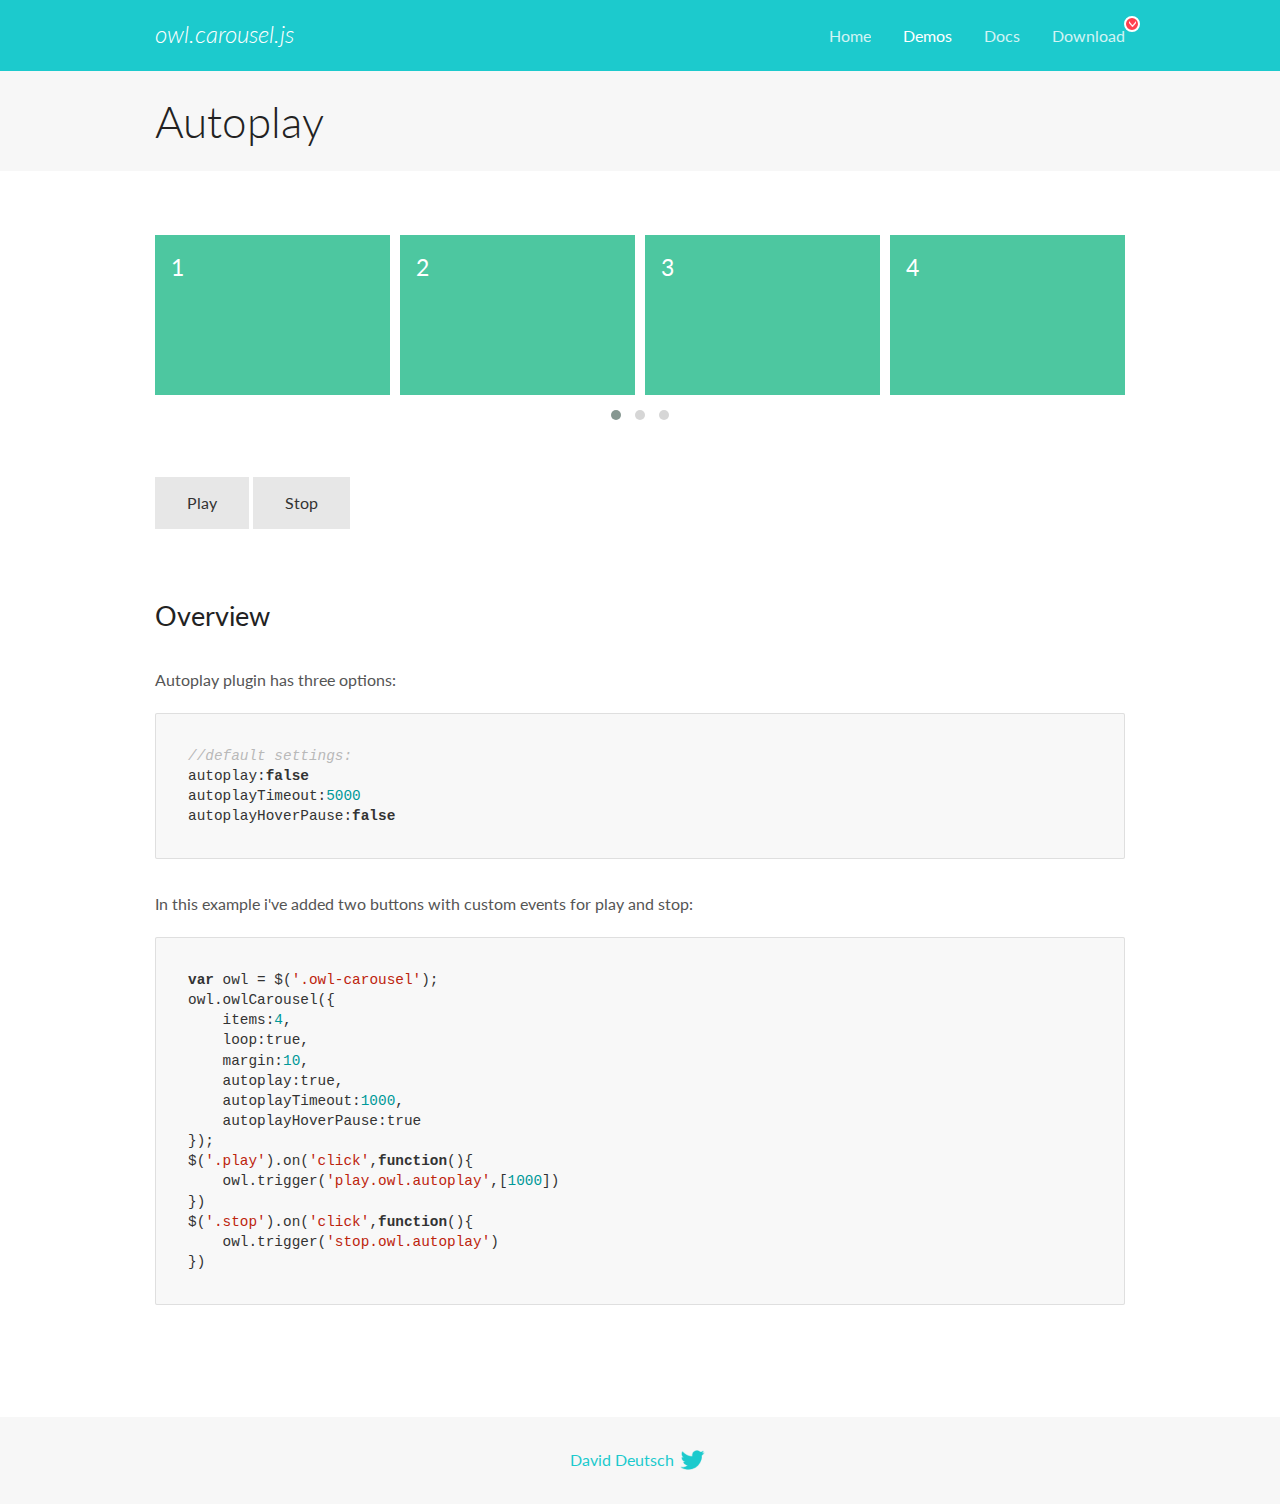
<file: OwlCarousel2-2.3.4/docs/demos/autoplay.html>
<!DOCTYPE html>
<html lang="en">
  <head>

    <!-- head -->
    <meta charset="utf-8">
    <meta name="msapplication-tap-highlight" content="no" />
    <meta name="viewport" content="width=device-width, initial-scale=1.0" />
    <meta name="description" content="Autoplay usage demo">
    <meta name="author" content="David Deutsch">
    <title>
      Autoplay Demo | Owl Carousel | 2.3.4
    </title>

    <!-- Stylesheets -->
    <link href='https://fonts.googleapis.com/css?family=Lato:300,400,700,400italic,300italic' rel='stylesheet' type='text/css'>
    <link rel="stylesheet" href="../assets/css/docs.theme.min.css">

    <!-- Owl Stylesheets -->
    <link rel="stylesheet" href="../assets/owlcarousel/assets/owl.carousel.min.css">
    <link rel="stylesheet" href="../assets/owlcarousel/assets/owl.theme.default.min.css">

    <!-- HTML5 shim and Respond.js IE8 support of HTML5 elements and media queries -->

    <!--[if lt IE 9]>
      <script src="https://oss.maxcdn.com/libs/html5shiv/3.7.0/html5shiv.js"></script>
      <script src="https://oss.maxcdn.com/libs/respond.js/1.3.0/respond.min.js"></script>
    <![endif]-->

    <!-- Favicons -->
    <link rel="apple-touch-icon-precomposed" sizes="144x144" href="../assets/ico/apple-touch-icon-144-precomposed.png">
    <link rel="shortcut icon" href="../assets/ico/favicon.png">
    <link rel="shortcut icon" href="favicon.ico">

    <!-- Yeah i know js should not be in header. Its required for demos.-->

    <!-- javascript -->
    <script src="../assets/vendors/jquery.min.js"></script>
    <script src="../assets/owlcarousel/owl.carousel.js"></script>
  </head>
  <body>

    <!-- header -->
    <header class="header">
      <div class="row">
        <div class="large-12 columns">
          <div class="brand left">
            <h3>
              <a href="/OwlCarousel2/">owl.carousel.js</a> 
            </h3>
          </div>
          <a id="toggle-nav" class="right">
            <span></span> <span></span> <span></span> 
          </a> 
          <div class="nav-bar">
            <ul class="clearfix">
              <li> <a href="/OwlCarousel2/index.html">Home</a>  </li>
              <li class="active">
                <a href="/OwlCarousel2/demos/demos.html">Demos</a> 
              </li>
              <li> <a href="/OwlCarousel2/docs/started-welcome.html">Docs</a>  </li>
              <li>
                <a href="https://github.com/OwlCarousel2/OwlCarousel2/archive/2.3.4.zip">Download</a> 
                <span class="download"></span> 
              </li>
            </ul>
          </div>
        </div>
      </div>
    </header>

    <!-- title -->
    <section class="title">
      <div class="row">
        <div class="large-12 columns">
          <h1>Autoplay</h1>
        </div>
      </div>
    </section>

    <!--  Demos -->
    <section id="demos">
      <div class="row">
        <div class="large-12 columns">
          <div class="owl-carousel owl-theme">
            <div class="item">
              <h4>1</h4>
            </div>
            <div class="item">
              <h4>2</h4>
            </div>
            <div class="item">
              <h4>3</h4>
            </div>
            <div class="item">
              <h4>4</h4>
            </div>
            <div class="item">
              <h4>5</h4>
            </div>
            <div class="item">
              <h4>6</h4>
            </div>
            <div class="item">
              <h4>7</h4>
            </div>
            <div class="item">
              <h4>8</h4>
            </div>
            <div class="item">
              <h4>9</h4>
            </div>
            <div class="item">
              <h4>10</h4>
            </div>
            <div class="item">
              <h4>11</h4>
            </div>
            <div class="item">
              <h4>12</h4>
            </div>
          </div>
          <a class="button secondary play">Play</a> 
          <a class="button secondary stop">Stop</a> 
          <h3 id="overview">Overview</h3>
          <p>Autoplay plugin has three options:</p>
          <pre><code>//default settings:
autoplay:false
autoplayTimeout:5000
autoplayHoverPause:false</code></pre>
          <p>In this example i&#39;ve added two buttons with custom events for play and stop:</p>
          <pre><code>var owl = $(&#39;.owl-carousel&#39;);
owl.owlCarousel({
    items:4,
    loop:true,
    margin:10,
    autoplay:true,
    autoplayTimeout:1000,
    autoplayHoverPause:true
});
$(&#39;.play&#39;).on(&#39;click&#39;,function(){
    owl.trigger(&#39;play.owl.autoplay&#39;,[1000])
})
$(&#39;.stop&#39;).on(&#39;click&#39;,function(){
    owl.trigger(&#39;stop.owl.autoplay&#39;)
})</code></pre>
          <script>
            $(document).ready(function() {
              var owl = $('.owl-carousel');
              owl.owlCarousel({
                items: 4,
                loop: true,
                margin: 10,
                autoplay: true,
                autoplayTimeout: 1000,
                autoplayHoverPause: true
              });
              $('.play').on('click', function() {
                owl.trigger('play.owl.autoplay', [1000])
              })
              $('.stop').on('click', function() {
                owl.trigger('stop.owl.autoplay')
              })
            })
          </script>
        </div>
      </div>
    </section>

    <!-- footer -->
    <footer class="footer">
      <div class="row">
        <div class="large-12 columns">
          <h5>
            <a href="/OwlCarousel2/docs/support-contact.html">David Deutsch</a> 
            <a id="custom-tweet-button" href="https://twitter.com/share?url=https://github.com/OwlCarousel2/OwlCarousel2&text=Owl Carousel - This is so awesome! " target="_blank"></a> 
          </h5>
        </div>
      </div>
    </footer>

    <!-- vendors -->
    <script src="../assets/vendors/highlight.js"></script>
    <script src="../assets/js/app.js"></script>
  </body>
</html>
</file>
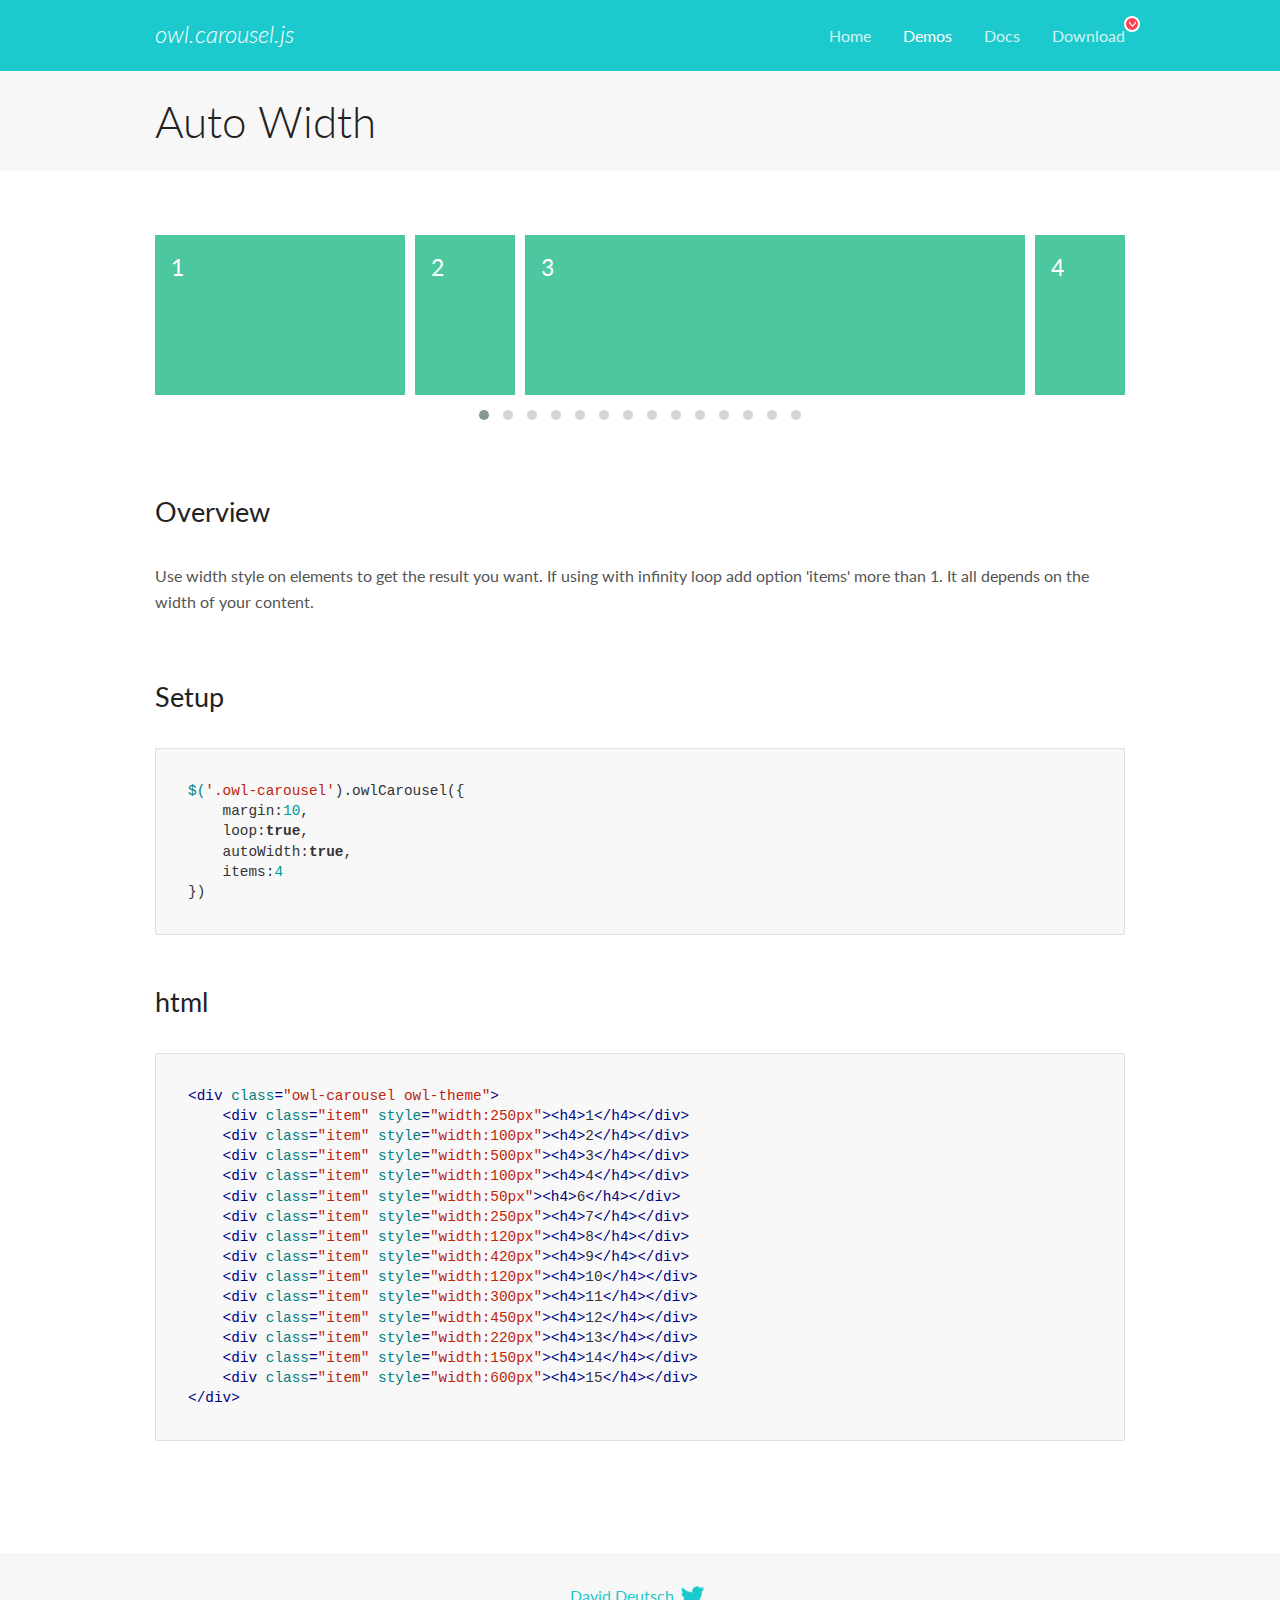
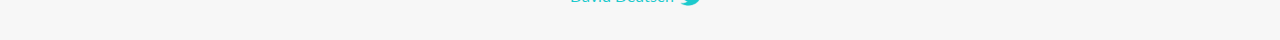
<file: OwlCarousel2-2.3.4/docs/demos/autowidth.html>
<!DOCTYPE html>
<html lang="en">
  <head>

    <!-- head -->
    <meta charset="utf-8">
    <meta name="msapplication-tap-highlight" content="no" />
    <meta name="viewport" content="width=device-width, initial-scale=1.0" />
    <meta name="description" content="Auto Width">
    <meta name="author" content="David Deutsch">
    <title>
      Auto Width Demo | Owl Carousel | 2.3.4
    </title>

    <!-- Stylesheets -->
    <link href='https://fonts.googleapis.com/css?family=Lato:300,400,700,400italic,300italic' rel='stylesheet' type='text/css'>
    <link rel="stylesheet" href="../assets/css/docs.theme.min.css">

    <!-- Owl Stylesheets -->
    <link rel="stylesheet" href="../assets/owlcarousel/assets/owl.carousel.min.css">
    <link rel="stylesheet" href="../assets/owlcarousel/assets/owl.theme.default.min.css">

    <!-- HTML5 shim and Respond.js IE8 support of HTML5 elements and media queries -->

    <!--[if lt IE 9]>
      <script src="https://oss.maxcdn.com/libs/html5shiv/3.7.0/html5shiv.js"></script>
      <script src="https://oss.maxcdn.com/libs/respond.js/1.3.0/respond.min.js"></script>
    <![endif]-->

    <!-- Favicons -->
    <link rel="apple-touch-icon-precomposed" sizes="144x144" href="../assets/ico/apple-touch-icon-144-precomposed.png">
    <link rel="shortcut icon" href="../assets/ico/favicon.png">
    <link rel="shortcut icon" href="favicon.ico">

    <!-- Yeah i know js should not be in header. Its required for demos.-->

    <!-- javascript -->
    <script src="../assets/vendors/jquery.min.js"></script>
    <script src="../assets/owlcarousel/owl.carousel.js"></script>
  </head>
  <body>

    <!-- header -->
    <header class="header">
      <div class="row">
        <div class="large-12 columns">
          <div class="brand left">
            <h3>
              <a href="/OwlCarousel2/">owl.carousel.js</a> 
            </h3>
          </div>
          <a id="toggle-nav" class="right">
            <span></span> <span></span> <span></span> 
          </a> 
          <div class="nav-bar">
            <ul class="clearfix">
              <li> <a href="/OwlCarousel2/index.html">Home</a>  </li>
              <li class="active">
                <a href="/OwlCarousel2/demos/demos.html">Demos</a> 
              </li>
              <li> <a href="/OwlCarousel2/docs/started-welcome.html">Docs</a>  </li>
              <li>
                <a href="https://github.com/OwlCarousel2/OwlCarousel2/archive/2.3.4.zip">Download</a> 
                <span class="download"></span> 
              </li>
            </ul>
          </div>
        </div>
      </div>
    </header>

    <!-- title -->
    <section class="title">
      <div class="row">
        <div class="large-12 columns">
          <h1>Auto Width</h1>
        </div>
      </div>
    </section>

    <!--  Demos -->
    <section id="demos">
      <div class="row">
        <div class="large-12 columns">
          <div class="owl-carousel owl-theme">
            <div class="item" style="width:250px">
              <h4>1</h4>
            </div>
            <div class="item" style="width:100px">
              <h4>2</h4>
            </div>
            <div class="item" style="width:500px">
              <h4>3</h4>
            </div>
            <div class="item" style="width:100px">
              <h4>4</h4>
            </div>
            <div class="item" style="width:50px">
              <h4>6</h4>
            </div>
            <div class="item" style="width:250px">
              <h4>7</h4>
            </div>
            <div class="item" style="width:120px">
              <h4>8</h4>
            </div>
            <div class="item" style="width:420px">
              <h4>9</h4>
            </div>
            <div class="item" style="width:120px">
              <h4>10</h4>
            </div>
            <div class="item" style="width:300px">
              <h4>11</h4>
            </div>
            <div class="item" style="width:450px">
              <h4>12</h4>
            </div>
            <div class="item" style="width:220px">
              <h4>13</h4>
            </div>
            <div class="item" style="width:150px">
              <h4>14</h4>
            </div>
            <div class="item" style="width:600px">
              <h4>15</h4>
            </div>
          </div>
          <h3 id="overview">Overview</h3>
          <p>Use width style on elements to get the result you want. If using with infinity loop add option &#39;items&#39; more than 1. It all depends on the width of your content.</p>
          <h3 id="setup">Setup</h3>
          <pre><code>$(&#39;.owl-carousel&#39;).owlCarousel({
    margin:10,
    loop:true,
    autoWidth:true,
    items:4
})</code></pre>
          <h3 id="html">html</h3>
          <pre><code>&lt;div class=&quot;owl-carousel owl-theme&quot;&gt;
    &lt;div class=&quot;item&quot; style=&quot;width:250px&quot;&gt;&lt;h4&gt;1&lt;/h4&gt;&lt;/div&gt;
    &lt;div class=&quot;item&quot; style=&quot;width:100px&quot;&gt;&lt;h4&gt;2&lt;/h4&gt;&lt;/div&gt;
    &lt;div class=&quot;item&quot; style=&quot;width:500px&quot;&gt;&lt;h4&gt;3&lt;/h4&gt;&lt;/div&gt;
    &lt;div class=&quot;item&quot; style=&quot;width:100px&quot;&gt;&lt;h4&gt;4&lt;/h4&gt;&lt;/div&gt;
    &lt;div class=&quot;item&quot; style=&quot;width:50px&quot;&gt;&lt;h4&gt;6&lt;/h4&gt;&lt;/div&gt;
    &lt;div class=&quot;item&quot; style=&quot;width:250px&quot;&gt;&lt;h4&gt;7&lt;/h4&gt;&lt;/div&gt;
    &lt;div class=&quot;item&quot; style=&quot;width:120px&quot;&gt;&lt;h4&gt;8&lt;/h4&gt;&lt;/div&gt;
    &lt;div class=&quot;item&quot; style=&quot;width:420px&quot;&gt;&lt;h4&gt;9&lt;/h4&gt;&lt;/div&gt;
    &lt;div class=&quot;item&quot; style=&quot;width:120px&quot;&gt;&lt;h4&gt;10&lt;/h4&gt;&lt;/div&gt;
    &lt;div class=&quot;item&quot; style=&quot;width:300px&quot;&gt;&lt;h4&gt;11&lt;/h4&gt;&lt;/div&gt;
    &lt;div class=&quot;item&quot; style=&quot;width:450px&quot;&gt;&lt;h4&gt;12&lt;/h4&gt;&lt;/div&gt;
    &lt;div class=&quot;item&quot; style=&quot;width:220px&quot;&gt;&lt;h4&gt;13&lt;/h4&gt;&lt;/div&gt;
    &lt;div class=&quot;item&quot; style=&quot;width:150px&quot;&gt;&lt;h4&gt;14&lt;/h4&gt;&lt;/div&gt;
    &lt;div class=&quot;item&quot; style=&quot;width:600px&quot;&gt;&lt;h4&gt;15&lt;/h4&gt;&lt;/div&gt;
&lt;/div&gt;</code></pre>
          <script>
            $(document).ready(function() {
              $('.owl-carousel').owlCarousel({
                margin: 10,
                loop: true,
                autoWidth: true,
                items: 4
              })
            })
          </script>
        </div>
      </div>
    </section>

    <!-- footer -->
    <footer class="footer">
      <div class="row">
        <div class="large-12 columns">
          <h5>
            <a href="/OwlCarousel2/docs/support-contact.html">David Deutsch</a> 
            <a id="custom-tweet-button" href="https://twitter.com/share?url=https://github.com/OwlCarousel2/OwlCarousel2&text=Owl Carousel - This is so awesome! " target="_blank"></a> 
          </h5>
        </div>
      </div>
    </footer>

    <!-- vendors -->
    <script src="../assets/vendors/highlight.js"></script>
    <script src="../assets/js/app.js"></script>
  </body>
</html>
</file>
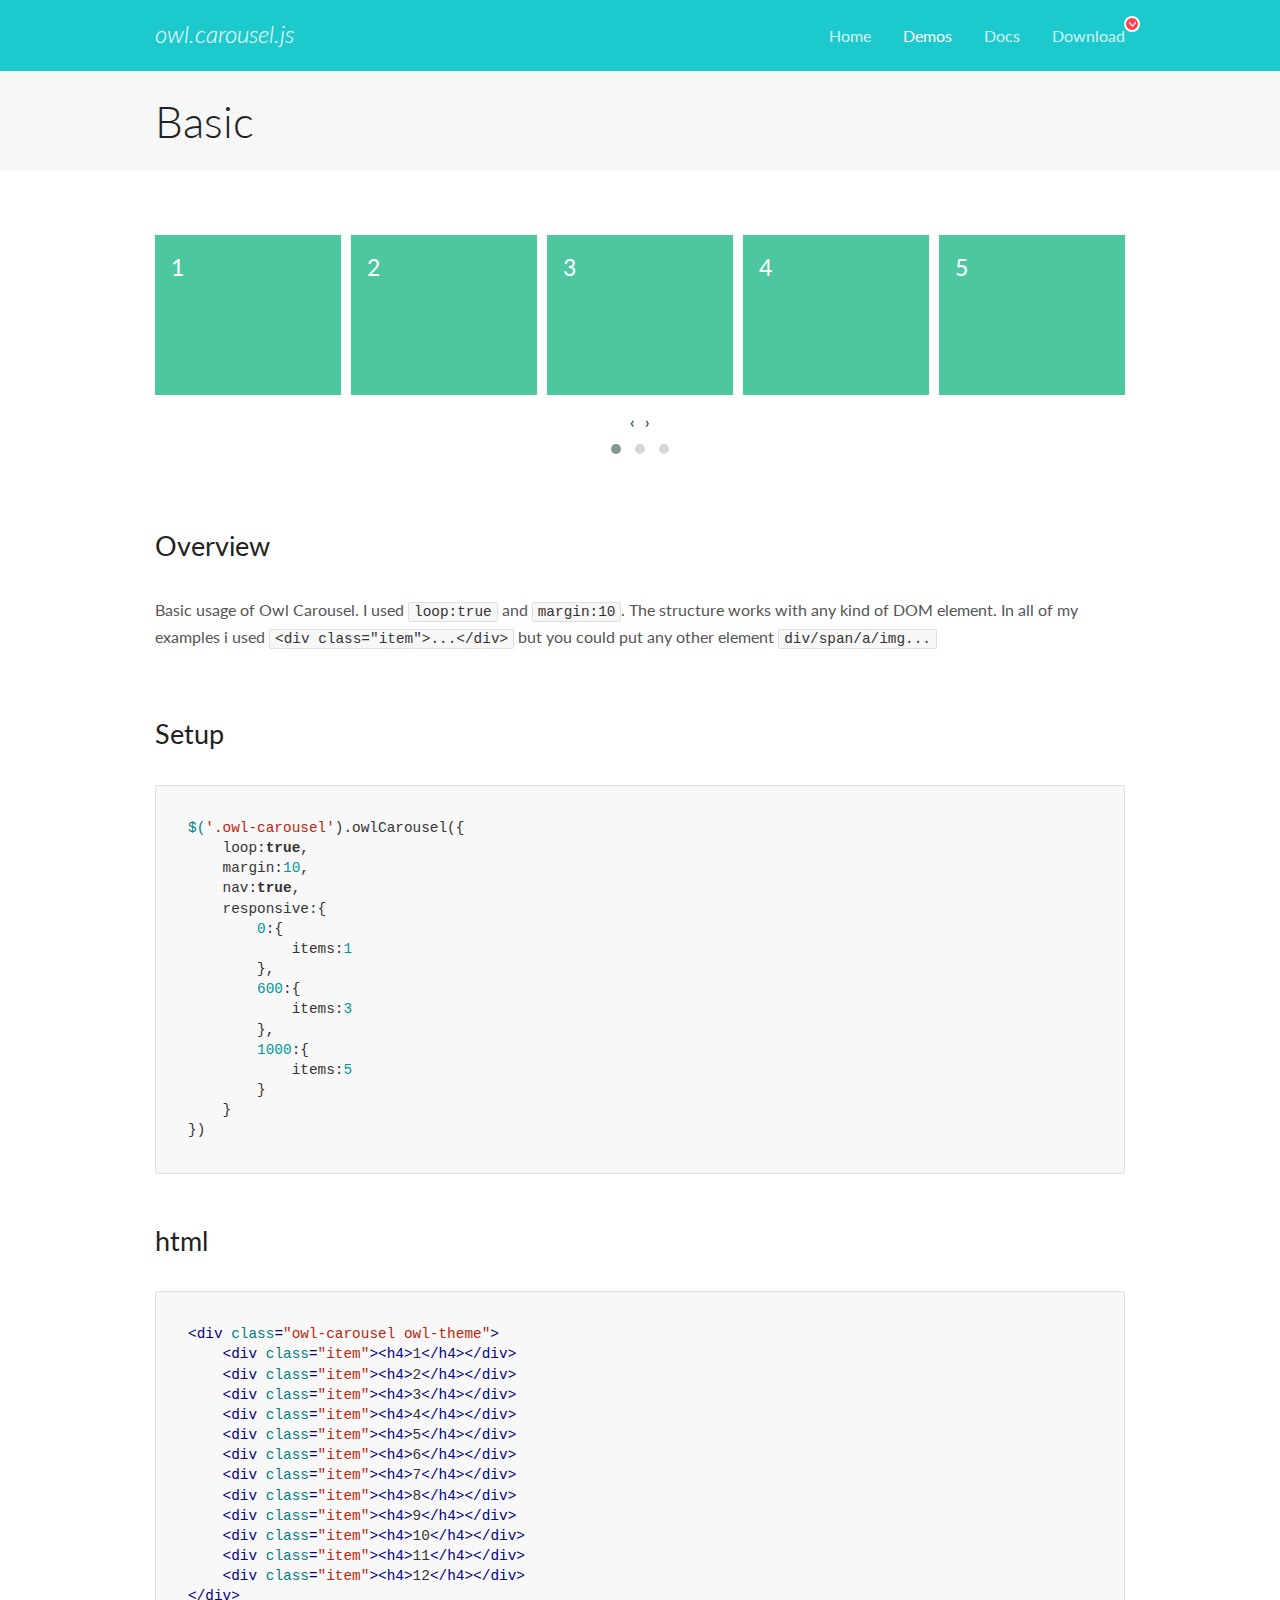
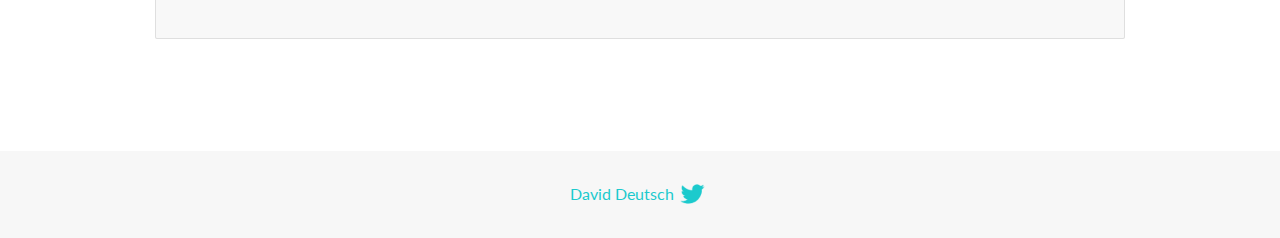
<file: OwlCarousel2-2.3.4/docs/demos/basic.html>
<!DOCTYPE html>
<html lang="en">
  <head>

    <!-- head -->
    <meta charset="utf-8">
    <meta name="msapplication-tap-highlight" content="no" />
    <meta name="viewport" content="width=device-width, initial-scale=1.0" />
    <meta name="description" content="Basic usage demo">
    <meta name="author" content="David Deutsch">
    <title>
      Basic Demo | Owl Carousel | 2.3.4
    </title>

    <!-- Stylesheets -->
    <link href='https://fonts.googleapis.com/css?family=Lato:300,400,700,400italic,300italic' rel='stylesheet' type='text/css'>
    <link rel="stylesheet" href="../assets/css/docs.theme.min.css">

    <!-- Owl Stylesheets -->
    <link rel="stylesheet" href="../assets/owlcarousel/assets/owl.carousel.min.css">
    <link rel="stylesheet" href="../assets/owlcarousel/assets/owl.theme.default.min.css">

    <!-- HTML5 shim and Respond.js IE8 support of HTML5 elements and media queries -->

    <!--[if lt IE 9]>
      <script src="https://oss.maxcdn.com/libs/html5shiv/3.7.0/html5shiv.js"></script>
      <script src="https://oss.maxcdn.com/libs/respond.js/1.3.0/respond.min.js"></script>
    <![endif]-->

    <!-- Favicons -->
    <link rel="apple-touch-icon-precomposed" sizes="144x144" href="../assets/ico/apple-touch-icon-144-precomposed.png">
    <link rel="shortcut icon" href="../assets/ico/favicon.png">
    <link rel="shortcut icon" href="favicon.ico">

    <!-- Yeah i know js should not be in header. Its required for demos.-->

    <!-- javascript -->
    <script src="../assets/vendors/jquery.min.js"></script>
    <script src="../assets/owlcarousel/owl.carousel.js"></script>
  </head>
  <body>

    <!-- header -->
    <header class="header">
      <div class="row">
        <div class="large-12 columns">
          <div class="brand left">
            <h3>
              <a href="/OwlCarousel2/">owl.carousel.js</a> 
            </h3>
          </div>
          <a id="toggle-nav" class="right">
            <span></span> <span></span> <span></span> 
          </a> 
          <div class="nav-bar">
            <ul class="clearfix">
              <li> <a href="/OwlCarousel2/index.html">Home</a>  </li>
              <li class="active">
                <a href="/OwlCarousel2/demos/demos.html">Demos</a> 
              </li>
              <li> <a href="/OwlCarousel2/docs/started-welcome.html">Docs</a>  </li>
              <li>
                <a href="https://github.com/OwlCarousel2/OwlCarousel2/archive/2.3.4.zip">Download</a> 
                <span class="download"></span> 
              </li>
            </ul>
          </div>
        </div>
      </div>
    </header>

    <!-- title -->
    <section class="title">
      <div class="row">
        <div class="large-12 columns">
          <h1>Basic</h1>
        </div>
      </div>
    </section>

    <!--  Demos -->
    <section id="demos">
      <div class="row">
        <div class="large-12 columns">
          <div class="owl-carousel owl-theme">
            <div class="item">
              <h4>1</h4>
            </div>
            <div class="item">
              <h4>2</h4>
            </div>
            <div class="item">
              <h4>3</h4>
            </div>
            <div class="item">
              <h4>4</h4>
            </div>
            <div class="item">
              <h4>5</h4>
            </div>
            <div class="item">
              <h4>6</h4>
            </div>
            <div class="item">
              <h4>7</h4>
            </div>
            <div class="item">
              <h4>8</h4>
            </div>
            <div class="item">
              <h4>9</h4>
            </div>
            <div class="item">
              <h4>10</h4>
            </div>
            <div class="item">
              <h4>11</h4>
            </div>
            <div class="item">
              <h4>12</h4>
            </div>
          </div>
          <h3 id="overview">Overview</h3>
          <p>Basic usage of Owl Carousel. I used <code>loop:true</code> and <code>margin:10</code>. The structure works with any kind of DOM element. In all of my examples i used <code>&lt;div class=&quot;item&quot;&gt;...&lt;/div&gt;</code> but you could
            put any other element <code>div/span/a/img...</code></p>
          <h3 id="setup">Setup</h3>
          <pre><code>$(&#39;.owl-carousel&#39;).owlCarousel({
    loop:true,
    margin:10,
    nav:true,
    responsive:{
        0:{
            items:1
        },
        600:{
            items:3
        },
        1000:{
            items:5
        }
    }
})</code></pre>
          <h3 id="html">html</h3>
          <pre><code>&lt;div class=&quot;owl-carousel owl-theme&quot;&gt;
    &lt;div class=&quot;item&quot;&gt;&lt;h4&gt;1&lt;/h4&gt;&lt;/div&gt;
    &lt;div class=&quot;item&quot;&gt;&lt;h4&gt;2&lt;/h4&gt;&lt;/div&gt;
    &lt;div class=&quot;item&quot;&gt;&lt;h4&gt;3&lt;/h4&gt;&lt;/div&gt;
    &lt;div class=&quot;item&quot;&gt;&lt;h4&gt;4&lt;/h4&gt;&lt;/div&gt;
    &lt;div class=&quot;item&quot;&gt;&lt;h4&gt;5&lt;/h4&gt;&lt;/div&gt;
    &lt;div class=&quot;item&quot;&gt;&lt;h4&gt;6&lt;/h4&gt;&lt;/div&gt;
    &lt;div class=&quot;item&quot;&gt;&lt;h4&gt;7&lt;/h4&gt;&lt;/div&gt;
    &lt;div class=&quot;item&quot;&gt;&lt;h4&gt;8&lt;/h4&gt;&lt;/div&gt;
    &lt;div class=&quot;item&quot;&gt;&lt;h4&gt;9&lt;/h4&gt;&lt;/div&gt;
    &lt;div class=&quot;item&quot;&gt;&lt;h4&gt;10&lt;/h4&gt;&lt;/div&gt;
    &lt;div class=&quot;item&quot;&gt;&lt;h4&gt;11&lt;/h4&gt;&lt;/div&gt;
    &lt;div class=&quot;item&quot;&gt;&lt;h4&gt;12&lt;/h4&gt;&lt;/div&gt;
&lt;/div&gt;</code></pre>
          <script>
            $(document).ready(function() {
              var owl = $('.owl-carousel');
              owl.owlCarousel({
                margin: 10,
                nav: true,
                loop: true,
                responsive: {
                  0: {
                    items: 1
                  },
                  600: {
                    items: 3
                  },
                  1000: {
                    items: 5
                  }
                }
              })
            })
          </script>
        </div>
      </div>
    </section>

    <!-- footer -->
    <footer class="footer">
      <div class="row">
        <div class="large-12 columns">
          <h5>
            <a href="/OwlCarousel2/docs/support-contact.html">David Deutsch</a> 
            <a id="custom-tweet-button" href="https://twitter.com/share?url=https://github.com/OwlCarousel2/OwlCarousel2&text=Owl Carousel - This is so awesome! " target="_blank"></a> 
          </h5>
        </div>
      </div>
    </footer>

    <!-- vendors -->
    <script src="../assets/vendors/highlight.js"></script>
    <script src="../assets/js/app.js"></script>
  </body>
</html>
</file>
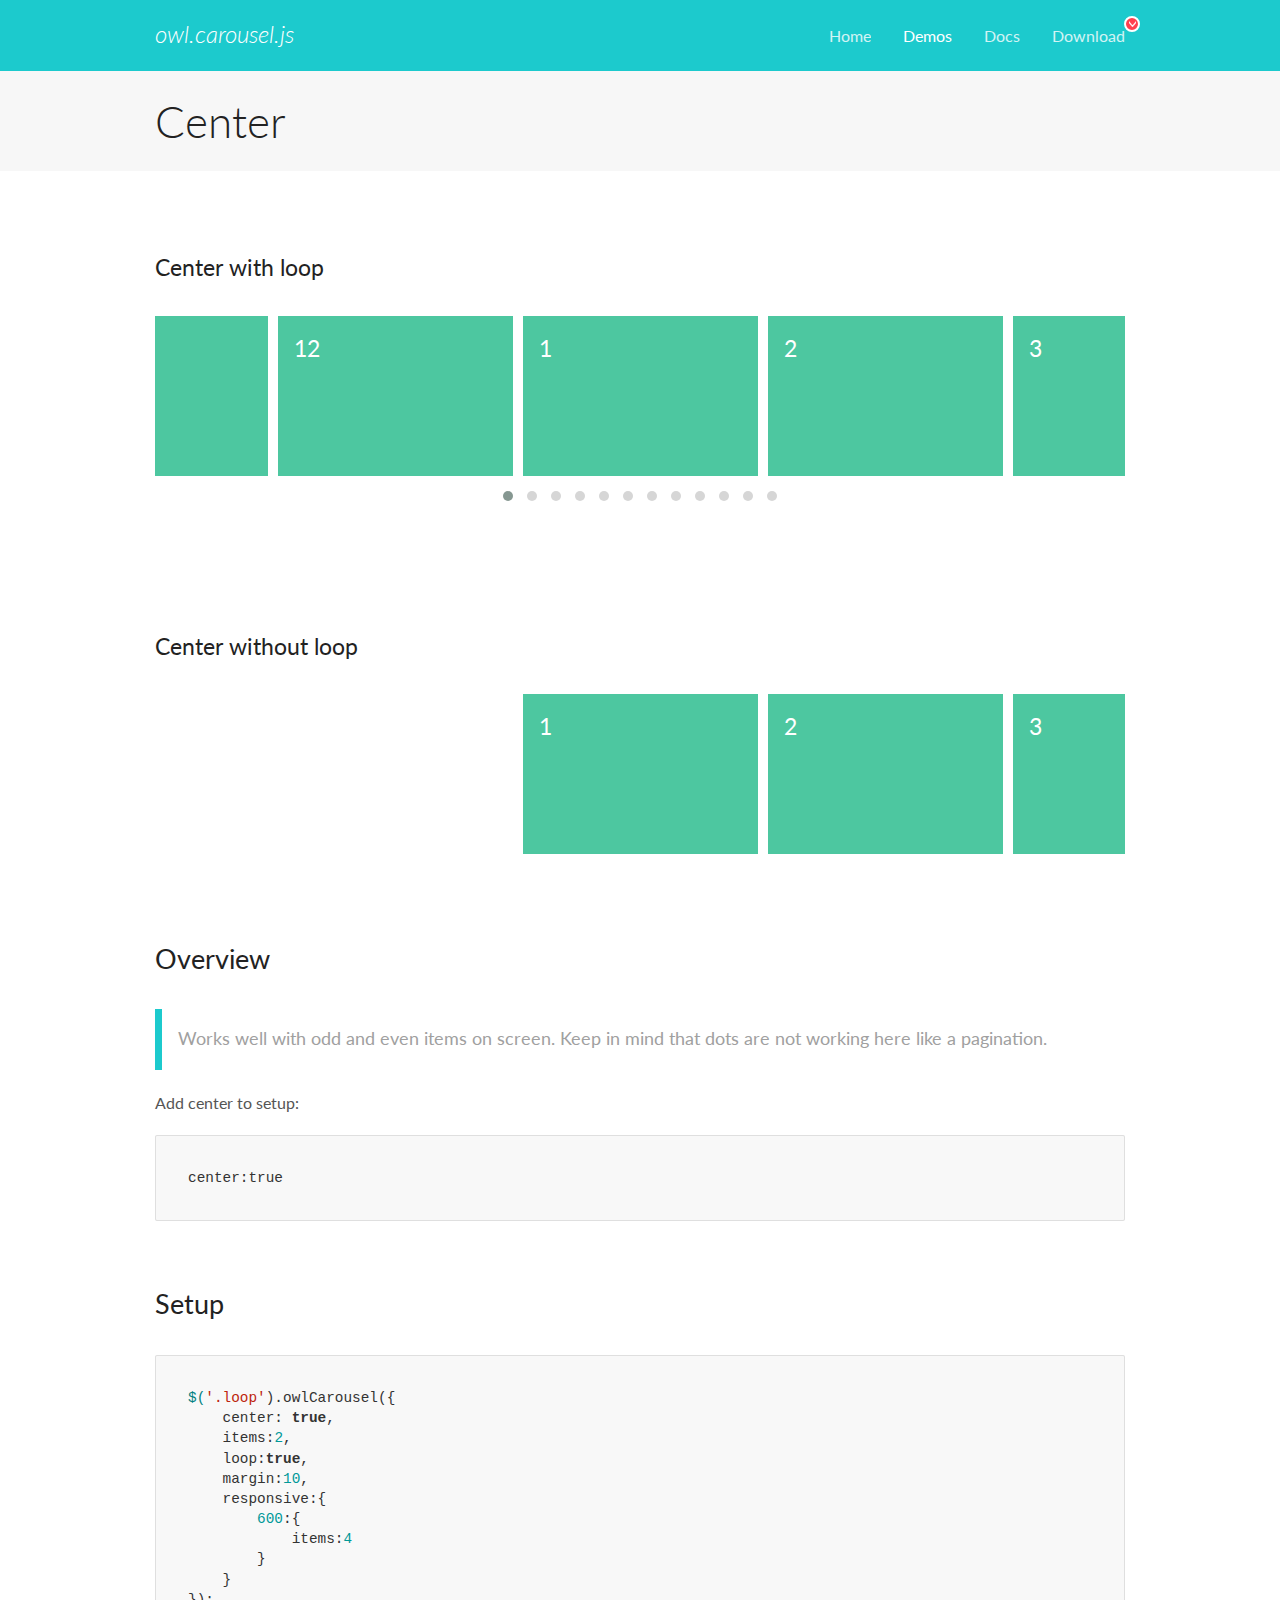
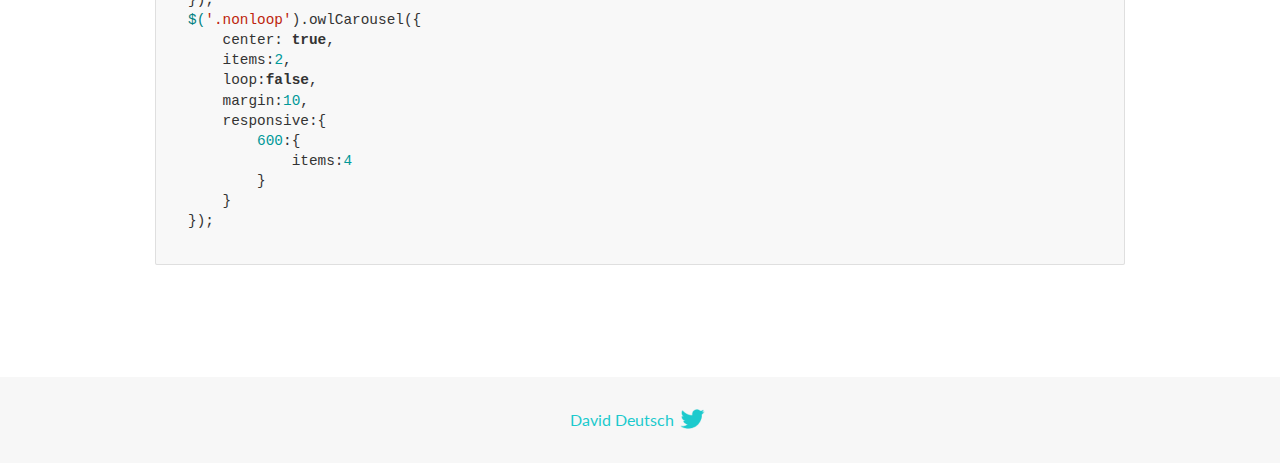
<file: OwlCarousel2-2.3.4/docs/demos/center.html>
<!DOCTYPE html>
<html lang="en">
  <head>

    <!-- head -->
    <meta charset="utf-8">
    <meta name="msapplication-tap-highlight" content="no" />
    <meta name="viewport" content="width=device-width, initial-scale=1.0" />
    <meta name="description" content="Center carousel">
    <meta name="author" content="David Deutsch">
    <title>
      Center Demo | Owl Carousel | 2.3.4
    </title>

    <!-- Stylesheets -->
    <link href='https://fonts.googleapis.com/css?family=Lato:300,400,700,400italic,300italic' rel='stylesheet' type='text/css'>
    <link rel="stylesheet" href="../assets/css/docs.theme.min.css">

    <!-- Owl Stylesheets -->
    <link rel="stylesheet" href="../assets/owlcarousel/assets/owl.carousel.min.css">
    <link rel="stylesheet" href="../assets/owlcarousel/assets/owl.theme.default.min.css">

    <!-- HTML5 shim and Respond.js IE8 support of HTML5 elements and media queries -->

    <!--[if lt IE 9]>
      <script src="https://oss.maxcdn.com/libs/html5shiv/3.7.0/html5shiv.js"></script>
      <script src="https://oss.maxcdn.com/libs/respond.js/1.3.0/respond.min.js"></script>
    <![endif]-->

    <!-- Favicons -->
    <link rel="apple-touch-icon-precomposed" sizes="144x144" href="../assets/ico/apple-touch-icon-144-precomposed.png">
    <link rel="shortcut icon" href="../assets/ico/favicon.png">
    <link rel="shortcut icon" href="favicon.ico">

    <!-- Yeah i know js should not be in header. Its required for demos.-->

    <!-- javascript -->
    <script src="../assets/vendors/jquery.min.js"></script>
    <script src="../assets/owlcarousel/owl.carousel.js"></script>
  </head>
  <body>

    <!-- header -->
    <header class="header">
      <div class="row">
        <div class="large-12 columns">
          <div class="brand left">
            <h3>
              <a href="/OwlCarousel2/">owl.carousel.js</a> 
            </h3>
          </div>
          <a id="toggle-nav" class="right">
            <span></span> <span></span> <span></span> 
          </a> 
          <div class="nav-bar">
            <ul class="clearfix">
              <li> <a href="/OwlCarousel2/index.html">Home</a>  </li>
              <li class="active">
                <a href="/OwlCarousel2/demos/demos.html">Demos</a> 
              </li>
              <li> <a href="/OwlCarousel2/docs/started-welcome.html">Docs</a>  </li>
              <li>
                <a href="https://github.com/OwlCarousel2/OwlCarousel2/archive/2.3.4.zip">Download</a> 
                <span class="download"></span> 
              </li>
            </ul>
          </div>
        </div>
      </div>
    </header>

    <!-- title -->
    <section class="title">
      <div class="row">
        <div class="large-12 columns">
          <h1>Center</h1>
        </div>
      </div>
    </section>

    <!--  Demos -->
    <section id="demos">
      <div class="row">
        <div class="large-12 columns">
          <h4 id="center-with-loop">Center with loop</h4>
          <div class="loop owl-carousel owl-theme">
            <div class="item">
              <h4>1</h4>
            </div>
            <div class="item">
              <h4>2</h4>
            </div>
            <div class="item">
              <h4>3</h4>
            </div>
            <div class="item">
              <h4>4</h4>
            </div>
            <div class="item">
              <h4>5</h4>
            </div>
            <div class="item">
              <h4>6</h4>
            </div>
            <div class="item">
              <h4>7</h4>
            </div>
            <div class="item">
              <h4>8</h4>
            </div>
            <div class="item">
              <h4>9</h4>
            </div>
            <div class="item">
              <h4>10</h4>
            </div>
            <div class="item">
              <h4>11</h4>
            </div>
            <div class="item">
              <h4>12</h4>
            </div>
          </div>
          <br>
          <h4 id="center-without-loop">Center without loop</h4>
          <div class="nonloop owl-carousel">
            <div class="item">
              <h4>1</h4>
            </div>
            <div class="item">
              <h4>2</h4>
            </div>
            <div class="item">
              <h4>3</h4>
            </div>
            <div class="item">
              <h4>4</h4>
            </div>
            <div class="item">
              <h4>5</h4>
            </div>
            <div class="item">
              <h4>6</h4>
            </div>
            <div class="item">
              <h4>7</h4>
            </div>
            <div class="item">
              <h4>8</h4>
            </div>
            <div class="item">
              <h4>9</h4>
            </div>
            <div class="item">
              <h4>10</h4>
            </div>
            <div class="item">
              <h4>11</h4>
            </div>
            <div class="item">
              <h4>12</h4>
            </div>
          </div>
          <h3 id="overview">Overview</h3>
          <blockquote>
            <p>Works well with odd and even items on screen. Keep in mind that dots are not working here like a pagination.</p>
          </blockquote>
          <p>Add center to setup:</p>
          <pre><code>center:true</code></pre>
          <h3 id="setup">Setup</h3>
          <pre><code>$(&#39;.loop&#39;).owlCarousel({
    center: true,
    items:2,
    loop:true,
    margin:10,
    responsive:{
        600:{
            items:4
        }
    }
});
$(&#39;.nonloop&#39;).owlCarousel({
    center: true,
    items:2,
    loop:false,
    margin:10,
    responsive:{
        600:{
            items:4
        }
    }
});</code></pre>
          <script>
            jQuery(document).ready(function($) {
              $('.loop').owlCarousel({
                center: true,
                items: 2,
                loop: true,
                margin: 10,
                responsive: {
                  600: {
                    items: 4
                  }
                }
              });
              $('.nonloop').owlCarousel({
                center: true,
                items: 2,
                loop: false,
                margin: 10,
                responsive: {
                  600: {
                    items: 4
                  }
                }
              });
            });
          </script>
        </div>
      </div>
    </section>

    <!-- footer -->
    <footer class="footer">
      <div class="row">
        <div class="large-12 columns">
          <h5>
            <a href="/OwlCarousel2/docs/support-contact.html">David Deutsch</a> 
            <a id="custom-tweet-button" href="https://twitter.com/share?url=https://github.com/OwlCarousel2/OwlCarousel2&text=Owl Carousel - This is so awesome! " target="_blank"></a> 
          </h5>
        </div>
      </div>
    </footer>

    <!-- vendors -->
    <script src="../assets/vendors/highlight.js"></script>
    <script src="../assets/js/app.js"></script>
  </body>
</html>
</file>
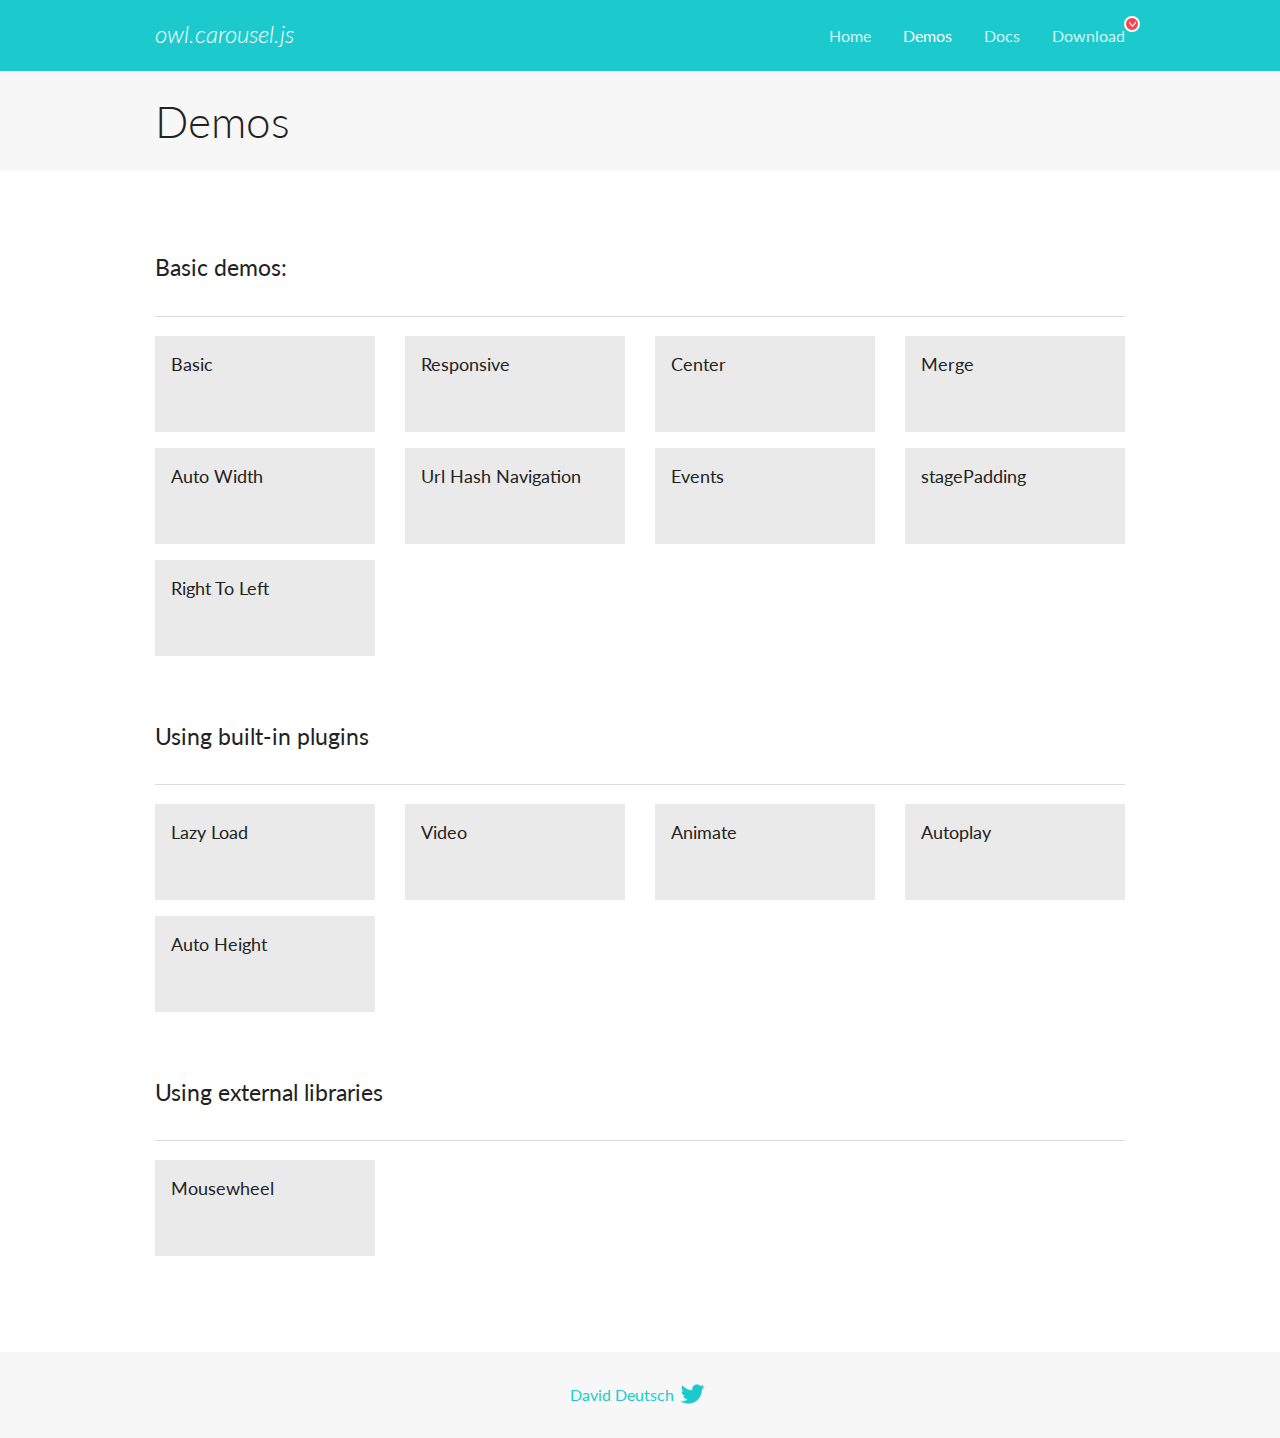
<file: OwlCarousel2-2.3.4/docs/demos/demos.html>
<!DOCTYPE html>
<html lang="en">
  <head>

    <!-- head -->
    <meta charset="utf-8">
    <meta name="msapplication-tap-highlight" content="no" />
    <meta name="viewport" content="width=device-width, initial-scale=1.0" />
    <meta name="description" content="A list of Owl Carousel examples.">
    <meta name="author" content="David Deutsch">
    <title>
      Demos | Owl Carousel | 2.3.4
    </title>

    <!-- Stylesheets -->
    <link href='https://fonts.googleapis.com/css?family=Lato:300,400,700,400italic,300italic' rel='stylesheet' type='text/css'>
    <link rel="stylesheet" href="../assets/css/docs.theme.min.css">

    <!-- Owl Stylesheets -->
    <link rel="stylesheet" href="../assets/owlcarousel/assets/owl.carousel.min.css">
    <link rel="stylesheet" href="../assets/owlcarousel/assets/owl.theme.default.min.css">

    <!-- HTML5 shim and Respond.js IE8 support of HTML5 elements and media queries -->

    <!--[if lt IE 9]>
      <script src="https://oss.maxcdn.com/libs/html5shiv/3.7.0/html5shiv.js"></script>
      <script src="https://oss.maxcdn.com/libs/respond.js/1.3.0/respond.min.js"></script>
    <![endif]-->

    <!-- Favicons -->
    <link rel="apple-touch-icon-precomposed" sizes="144x144" href="../assets/ico/apple-touch-icon-144-precomposed.png">
    <link rel="shortcut icon" href="../assets/ico/favicon.png">
    <link rel="shortcut icon" href="favicon.ico">

    <!-- Yeah i know js should not be in header. Its required for demos.-->

    <!-- javascript -->
    <script src="../assets/vendors/jquery.min.js"></script>
    <script src="../assets/owlcarousel/owl.carousel.js"></script>
  </head>
  <body>

    <!-- header -->
    <header class="header">
      <div class="row">
        <div class="large-12 columns">
          <div class="brand left">
            <h3>
              <a href="/OwlCarousel2/">owl.carousel.js</a> 
            </h3>
          </div>
          <a id="toggle-nav" class="right">
            <span></span> <span></span> <span></span> 
          </a> 
          <div class="nav-bar">
            <ul class="clearfix">
              <li> <a href="/OwlCarousel2/index.html">Home</a>  </li>
              <li class="active">
                <a href="/OwlCarousel2/demos/demos.html">Demos</a> 
              </li>
              <li> <a href="/OwlCarousel2/docs/started-welcome.html">Docs</a>  </li>
              <li>
                <a href="https://github.com/OwlCarousel2/OwlCarousel2/archive/2.3.4.zip">Download</a> 
                <span class="download"></span> 
              </li>
            </ul>
          </div>
        </div>
      </div>
    </header>

    <!-- title -->
    <section class="title">
      <div class="row">
        <div class="large-12 columns">
          <h1>Demos</h1>
        </div>
      </div>
    </section>

    <!--  Demos -->
    <section id="demos">
      <div class="row">
        <div class="large-12 columns">
          <h4 id="basic-demos-">Basic demos:</h4>
          <hr>
          <div class="demo-list">
            <div class="row">
              <div class="small-6 medium-4 large-3 columns">
                <a href="basic.html" class="demo-block">
                  <h5>Basic </h5>
                </a> 
              </div>
              <div class="small-6 medium-4 large-3 columns">
                <a href="responsive.html" class="demo-block">
                  <h5>Responsive </h5>
                </a> 
              </div>
              <div class="small-6 medium-4 large-3 columns">
                <a href="center.html" class="demo-block">
                  <h5>Center </h5>
                </a> 
              </div>
              <div class="small-6 medium-4 large-3 columns">
                <a href="merge.html" class="demo-block">
                  <h5>Merge </h5>
                </a> 
              </div>
              <div class="small-6 medium-4 large-3 columns">
                <a href="autowidth.html" class="demo-block">
                  <h5>Auto Width </h5>
                </a> 
              </div>
              <div class="small-6 medium-4 large-3 columns">
                <a href="urlhashnav.html" class="demo-block">
                  <h5>Url Hash Navigation </h5>
                </a> 
              </div>
              <div class="small-6 medium-4 large-3 columns">
                <a href="events.html" class="demo-block">
                  <h5>Events </h5>
                </a> 
              </div>
              <div class="small-6 medium-4 large-3 columns">
                <a href="stagepadding.html" class="demo-block">
                  <h5>stagePadding </h5>
                </a> 
              </div>
              <div class="small-6 medium-4 large-3 columns">
                <a href="rtl.html" class="demo-block">
                  <h5>Right To Left </h5>
                </a> 
              </div>
            </div>
          </div>
          <h4 id="using-built-in-plugins">Using built-in plugins</h4>
          <hr>
          <div class="demo-list">
            <div class="row">
              <div class="small-6 medium-4 large-3 columns">
                <a href="lazyLoad.html" class="demo-block">
                  <h5>Lazy Load </h5>
                </a> 
              </div>
              <div class="small-6 medium-4 large-3 columns">
                <a href="video.html" class="demo-block">
                  <h5>Video </h5>
                </a> 
              </div>
              <div class="small-6 medium-4 large-3 columns">
                <a href="animate.html" class="demo-block">
                  <h5>Animate </h5>
                </a> 
              </div>
              <div class="small-6 medium-4 large-3 columns">
                <a href="autoplay.html" class="demo-block">
                  <h5>Autoplay </h5>
                </a> 
              </div>
              <div class="small-6 medium-4 large-3 columns">
                <a href="autoheight.html" class="demo-block">
                  <h5>Auto Height </h5>
                </a> 
              </div>
            </div>
          </div>
          <h4 id="using-external-libraries">Using external libraries</h4>
          <hr>
          <div class="demo-list">
            <div class="row">
              <div class="small-6 medium-4 large-3 columns">
                <a href="mousewheel.html" class="demo-block">
                  <h5>Mousewheel </h5>
                </a> 
              </div>
            </div>
          </div>
        </div>
      </div>
    </section>

    <!-- footer -->
    <footer class="footer">
      <div class="row">
        <div class="large-12 columns">
          <h5>
            <a href="/OwlCarousel2/docs/support-contact.html">David Deutsch</a> 
            <a id="custom-tweet-button" href="https://twitter.com/share?url=https://github.com/OwlCarousel2/OwlCarousel2&text=Owl Carousel - This is so awesome! " target="_blank"></a> 
          </h5>
        </div>
      </div>
    </footer>

    <!-- vendors -->
    <script src="../assets/vendors/highlight.js"></script>
    <script src="../assets/js/app.js"></script>
  </body>
</html>
</file>
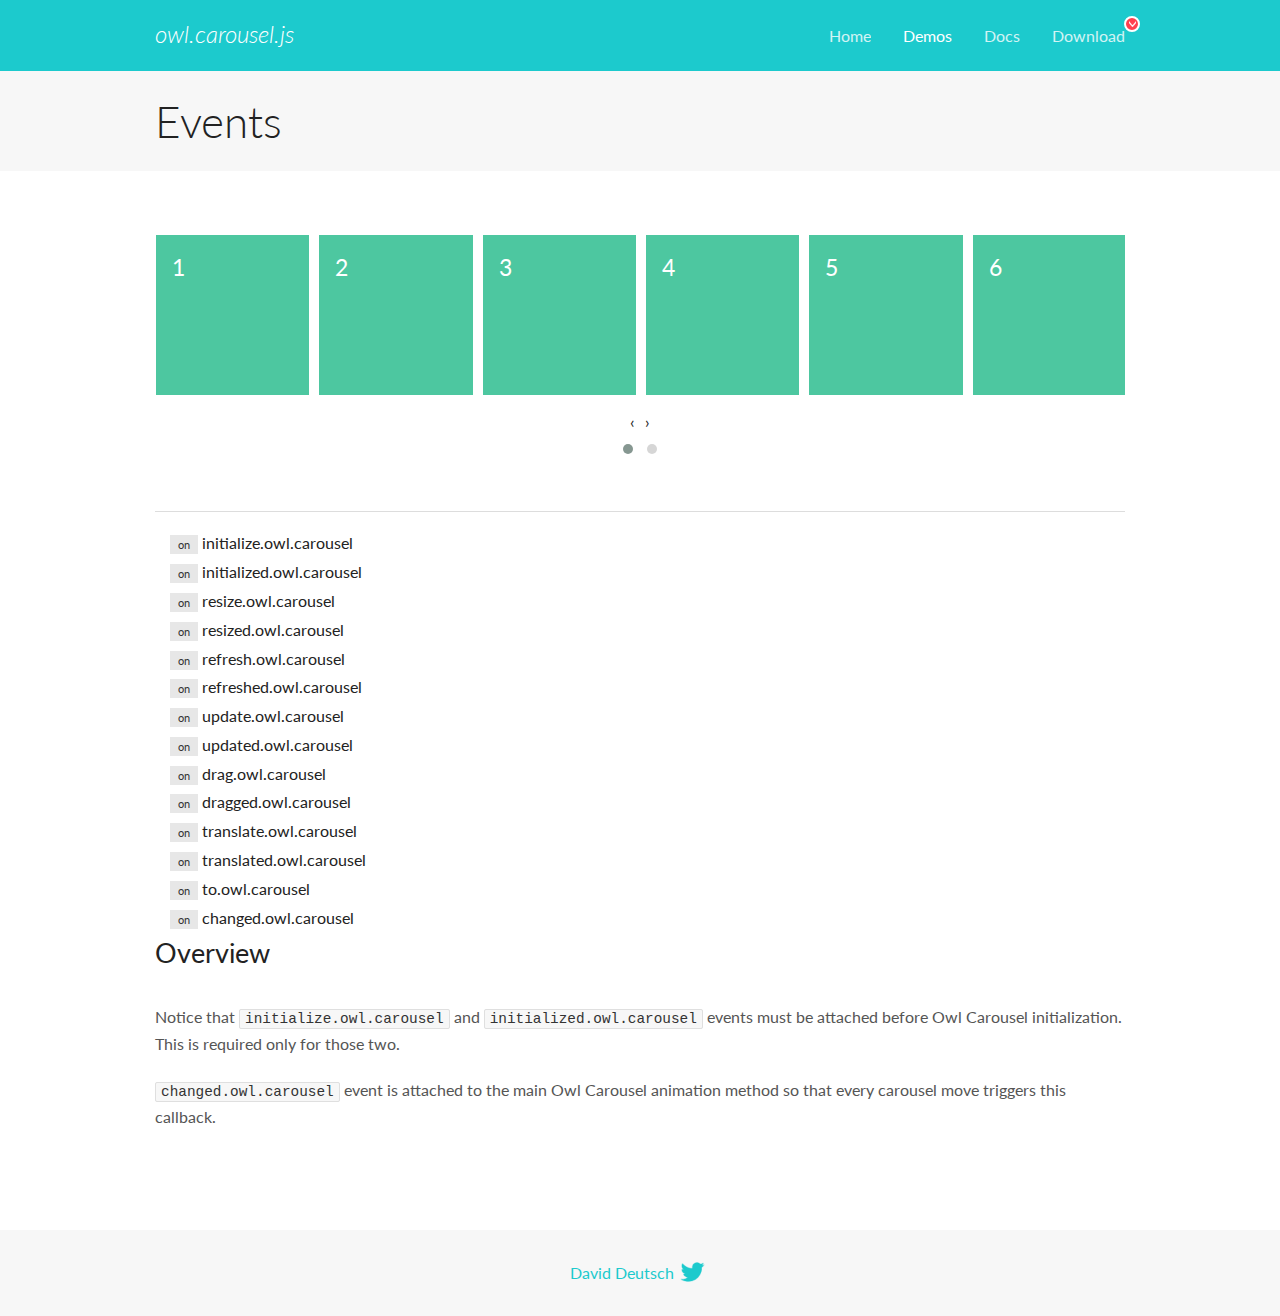
<file: OwlCarousel2-2.3.4/docs/demos/events.html>
<!DOCTYPE html>
<html lang="en">
  <head>

    <!-- head -->
    <meta charset="utf-8">
    <meta name="msapplication-tap-highlight" content="no" />
    <meta name="viewport" content="width=device-width, initial-scale=1.0" />
    <meta name="description" content="Events usage demo">
    <meta name="author" content="David Deutsch">
    <title>
      Events Demo | Owl Carousel | 2.3.4
    </title>

    <!-- Stylesheets -->
    <link href='https://fonts.googleapis.com/css?family=Lato:300,400,700,400italic,300italic' rel='stylesheet' type='text/css'>
    <link rel="stylesheet" href="../assets/css/docs.theme.min.css">

    <!-- Owl Stylesheets -->
    <link rel="stylesheet" href="../assets/owlcarousel/assets/owl.carousel.min.css">
    <link rel="stylesheet" href="../assets/owlcarousel/assets/owl.theme.default.min.css">

    <!-- HTML5 shim and Respond.js IE8 support of HTML5 elements and media queries -->

    <!--[if lt IE 9]>
      <script src="https://oss.maxcdn.com/libs/html5shiv/3.7.0/html5shiv.js"></script>
      <script src="https://oss.maxcdn.com/libs/respond.js/1.3.0/respond.min.js"></script>
    <![endif]-->

    <!-- Favicons -->
    <link rel="apple-touch-icon-precomposed" sizes="144x144" href="../assets/ico/apple-touch-icon-144-precomposed.png">
    <link rel="shortcut icon" href="../assets/ico/favicon.png">
    <link rel="shortcut icon" href="favicon.ico">

    <!-- Yeah i know js should not be in header. Its required for demos.-->

    <!-- javascript -->
    <script src="../assets/vendors/jquery.min.js"></script>
    <script src="../assets/owlcarousel/owl.carousel.js"></script>
  </head>
  <body>

    <!-- header -->
    <header class="header">
      <div class="row">
        <div class="large-12 columns">
          <div class="brand left">
            <h3>
              <a href="/OwlCarousel2/">owl.carousel.js</a> 
            </h3>
          </div>
          <a id="toggle-nav" class="right">
            <span></span> <span></span> <span></span> 
          </a> 
          <div class="nav-bar">
            <ul class="clearfix">
              <li> <a href="/OwlCarousel2/index.html">Home</a>  </li>
              <li class="active">
                <a href="/OwlCarousel2/demos/demos.html">Demos</a> 
              </li>
              <li> <a href="/OwlCarousel2/docs/started-welcome.html">Docs</a>  </li>
              <li>
                <a href="https://github.com/OwlCarousel2/OwlCarousel2/archive/2.3.4.zip">Download</a> 
                <span class="download"></span> 
              </li>
            </ul>
          </div>
        </div>
      </div>
    </header>

    <!-- title -->
    <section class="title">
      <div class="row">
        <div class="large-12 columns">
          <h1>Events</h1>
        </div>
      </div>
    </section>

    <!--  Demos -->
    <section id="demos">
      <div class="row">
        <div class="large-12 columns">
          <div class="owl-carousel owl-theme">
            <div class="item">
              <h4>1</h4>
            </div>
            <div class="item">
              <h4>2</h4>
            </div>
            <div class="item">
              <h4>3</h4>
            </div>
            <div class="item">
              <h4>4</h4>
            </div>
            <div class="item">
              <h4>5</h4>
            </div>
            <div class="item">
              <h4>6</h4>
            </div>
            <div class="item">
              <h4>7</h4>
            </div>
            <div class="item">
              <h4>8</h4>
            </div>
            <div class="item">
              <h4>9</h4>
            </div>
            <div class="item">
              <h4>10</h4>
            </div>
            <div class="item">
              <h4>11</h4>
            </div>
            <div class="item">
              <h4>12</h4>
            </div>
          </div>
          <hr>
          <div class="large-12 columns callbacks">
            <div><span class="label secondary initialize">on</span>  initialize.owl.carousel </div>
            <div><span class="label secondary initialized">on</span>  initialized.owl.carousel </div>
            <div><span class="label secondary resize">on</span>  resize.owl.carousel </div>
            <div><span class="label secondary resized">on</span>  resized.owl.carousel </div>
            <div><span class="label secondary refresh">on</span>  refresh.owl.carousel </div>
            <div><span class="label secondary refreshed">on</span>  refreshed.owl.carousel </div>
            <div><span class="label secondary update">on</span>  update.owl.carousel </div>
            <div><span class="label secondary updated">on</span>  updated.owl.carousel </div>
            <div><span class="label secondary drag">on</span>  drag.owl.carousel </div>
            <div><span class="label secondary dragged">on</span>  dragged.owl.carousel </div>
            <div><span class="label secondary translate">on</span>  translate.owl.carousel </div>
            <div><span class="label secondary translated">on</span>  translated.owl.carousel </div>
            <div><span class="label secondary to">on</span>  to.owl.carousel </div>
            <div><span class="label secondary changed">on</span>  changed.owl.carousel </div>
          </div>
          <h3 id="overview">Overview</h3>
          <p>Notice that <code>initialize.owl.carousel</code> and <code>initialized.owl.carousel</code> events must be attached before Owl Carousel initialization. This is required only for those two.</p>
          <p><code>changed.owl.carousel</code> event is attached to the main Owl Carousel animation method so that every carousel move triggers this callback.</p>
          <script>
            jQuery(document).ready(function($) {
              var owl = $('.owl-carousel');
              owl.on('initialize.owl.carousel initialized.owl.carousel ' +
                'initialize.owl.carousel initialize.owl.carousel ' +
                'resize.owl.carousel resized.owl.carousel ' +
                'refresh.owl.carousel refreshed.owl.carousel ' +
                'update.owl.carousel updated.owl.carousel ' +
                'drag.owl.carousel dragged.owl.carousel ' +
                'translate.owl.carousel translated.owl.carousel ' +
                'to.owl.carousel changed.owl.carousel',
                function(e) {
                  $('.' + e.type)
                    .removeClass('secondary')
                    .addClass('success');
                  window.setTimeout(function() {
                    $('.' + e.type)
                      .removeClass('success')
                      .addClass('secondary');
                  }, 500);
                });
              owl.owlCarousel({
                loop: true,
                nav: true,
                lazyLoad: true,
                margin: 10,
                video: true,
                responsive: {
                  0: {
                    items: 1
                  },
                  600: {
                    items: 3
                  },
                  960: {
                    items: 5,
                  },
                  1200: {
                    items: 6
                  }
                }
              });
            });
          </script>
        </div>
      </div>
    </section>

    <!-- footer -->
    <footer class="footer">
      <div class="row">
        <div class="large-12 columns">
          <h5>
            <a href="/OwlCarousel2/docs/support-contact.html">David Deutsch</a> 
            <a id="custom-tweet-button" href="https://twitter.com/share?url=https://github.com/OwlCarousel2/OwlCarousel2&text=Owl Carousel - This is so awesome! " target="_blank"></a> 
          </h5>
        </div>
      </div>
    </footer>

    <!-- vendors -->
    <script src="../assets/vendors/highlight.js"></script>
    <script src="../assets/js/app.js"></script>
  </body>
</html>
</file>
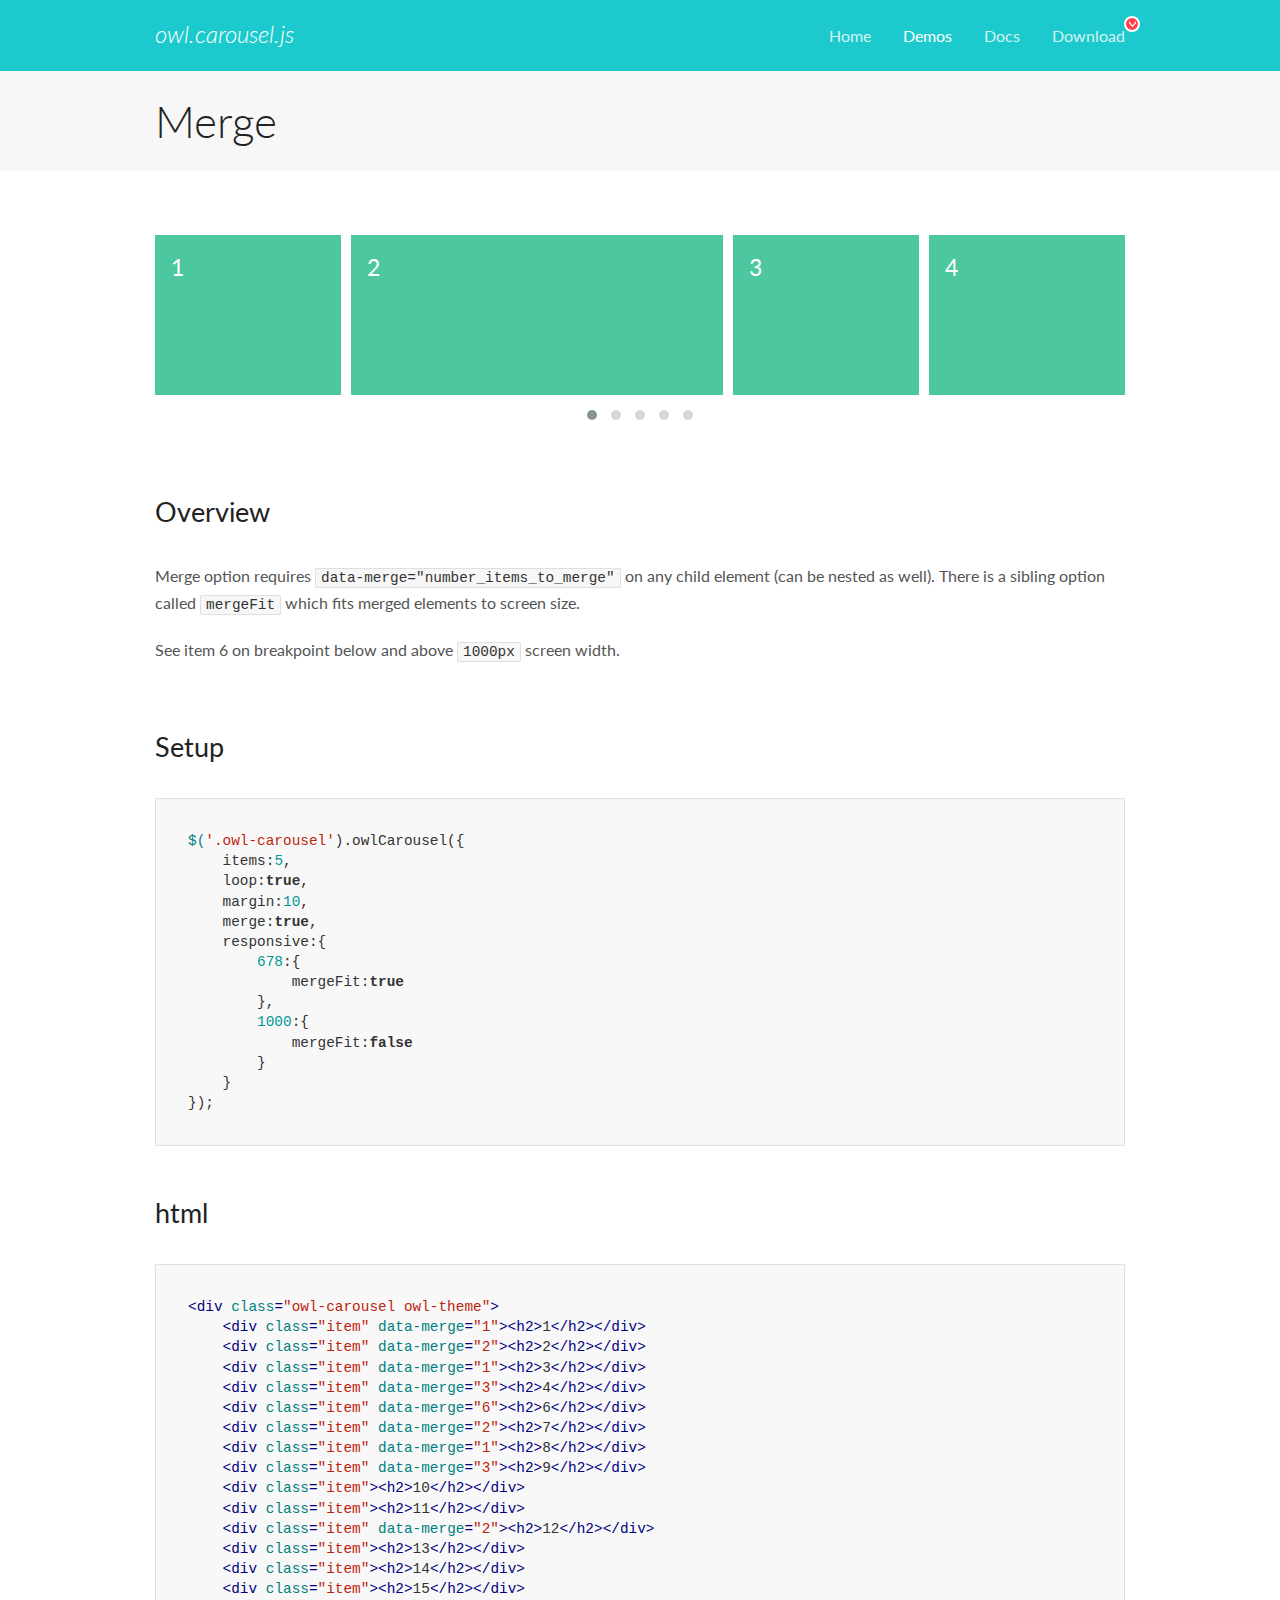
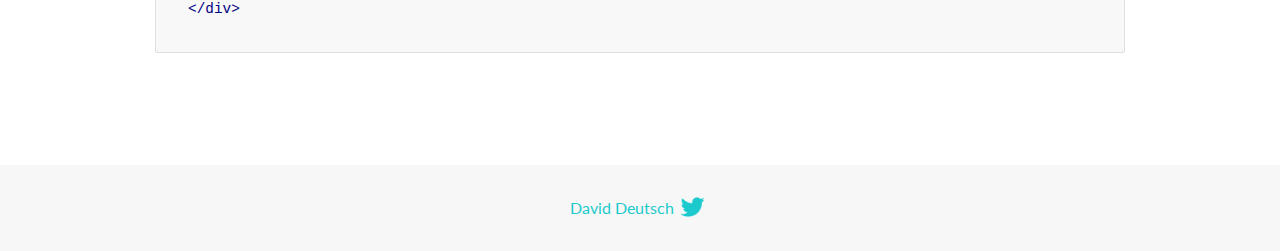
<file: OwlCarousel2-2.3.4/docs/demos/merge.html>
<!DOCTYPE html>
<html lang="en">
  <head>

    <!-- head -->
    <meta charset="utf-8">
    <meta name="msapplication-tap-highlight" content="no" />
    <meta name="viewport" content="width=device-width, initial-scale=1.0" />
    <meta name="description" content="Merge Items">
    <meta name="author" content="David Deutsch">
    <title>
      Merge Demo | Owl Carousel | 2.3.4
    </title>

    <!-- Stylesheets -->
    <link href='https://fonts.googleapis.com/css?family=Lato:300,400,700,400italic,300italic' rel='stylesheet' type='text/css'>
    <link rel="stylesheet" href="../assets/css/docs.theme.min.css">

    <!-- Owl Stylesheets -->
    <link rel="stylesheet" href="../assets/owlcarousel/assets/owl.carousel.min.css">
    <link rel="stylesheet" href="../assets/owlcarousel/assets/owl.theme.default.min.css">

    <!-- HTML5 shim and Respond.js IE8 support of HTML5 elements and media queries -->

    <!--[if lt IE 9]>
      <script src="https://oss.maxcdn.com/libs/html5shiv/3.7.0/html5shiv.js"></script>
      <script src="https://oss.maxcdn.com/libs/respond.js/1.3.0/respond.min.js"></script>
    <![endif]-->

    <!-- Favicons -->
    <link rel="apple-touch-icon-precomposed" sizes="144x144" href="../assets/ico/apple-touch-icon-144-precomposed.png">
    <link rel="shortcut icon" href="../assets/ico/favicon.png">
    <link rel="shortcut icon" href="favicon.ico">

    <!-- Yeah i know js should not be in header. Its required for demos.-->

    <!-- javascript -->
    <script src="../assets/vendors/jquery.min.js"></script>
    <script src="../assets/owlcarousel/owl.carousel.js"></script>
  </head>
  <body>

    <!-- header -->
    <header class="header">
      <div class="row">
        <div class="large-12 columns">
          <div class="brand left">
            <h3>
              <a href="/OwlCarousel2/">owl.carousel.js</a> 
            </h3>
          </div>
          <a id="toggle-nav" class="right">
            <span></span> <span></span> <span></span> 
          </a> 
          <div class="nav-bar">
            <ul class="clearfix">
              <li> <a href="/OwlCarousel2/index.html">Home</a>  </li>
              <li class="active">
                <a href="/OwlCarousel2/demos/demos.html">Demos</a> 
              </li>
              <li> <a href="/OwlCarousel2/docs/started-welcome.html">Docs</a>  </li>
              <li>
                <a href="https://github.com/OwlCarousel2/OwlCarousel2/archive/2.3.4.zip">Download</a> 
                <span class="download"></span> 
              </li>
            </ul>
          </div>
        </div>
      </div>
    </header>

    <!-- title -->
    <section class="title">
      <div class="row">
        <div class="large-12 columns">
          <h1>Merge</h1>
        </div>
      </div>
    </section>

    <!--  Demos -->
    <section id="demos">
      <div class="row">
        <div class="large-12 columns">
          <div class="owl-carousel owl-theme">
            <div class="item" data-merge="1">
              <h4>1</h4>
            </div>
            <div class="item" data-merge="2">
              <h4>2</h4>
            </div>
            <div class="item" data-merge="1">
              <h4>3</h4>
            </div>
            <div class="item" data-merge="3">
              <h4>4</h4>
            </div>
            <div class="item" data-merge="6">
              <h4>6</h4>
            </div>
            <div class="item" data-merge="2">
              <h4>7</h4>
            </div>
            <div class="item" data-merge="1">
              <h4>8</h4>
            </div>
            <div class="item" data-merge="3">
              <h4>9</h4>
            </div>
            <div class="item">
              <h4>10</h4>
            </div>
            <div class="item">
              <h4>11</h4>
            </div>
            <div class="item" data-merge="2">
              <h4>12</h4>
            </div>
            <div class="item">
              <h4>13</h4>
            </div>
            <div class="item">
              <h4>14</h4>
            </div>
            <div class="item">
              <h4>15</h4>
            </div>
          </div>
          <h3 id="overview">Overview</h3>
          <p>Merge option requires <code>data-merge=&quot;number_items_to_merge&quot;</code> on any child element (can be nested as well). There is a sibling option called <code>mergeFit</code> which fits merged elements to screen size. </p>
          <p>See item 6 on breakpoint below and above <code>1000px</code> screen width.</p>
          <h3 id="setup">Setup</h3>
          <pre><code>$(&#39;.owl-carousel&#39;).owlCarousel({
    items:5,
    loop:true,
    margin:10,
    merge:true,
    responsive:{
        678:{
            mergeFit:true
        },
        1000:{
            mergeFit:false
        }
    }
});</code></pre>
          <h3 id="html">html</h3>
          <pre><code>&lt;div class=&quot;owl-carousel owl-theme&quot;&gt;
    &lt;div class=&quot;item&quot; data-merge=&quot;1&quot;&gt;&lt;h2&gt;1&lt;/h2&gt;&lt;/div&gt;
    &lt;div class=&quot;item&quot; data-merge=&quot;2&quot;&gt;&lt;h2&gt;2&lt;/h2&gt;&lt;/div&gt;
    &lt;div class=&quot;item&quot; data-merge=&quot;1&quot;&gt;&lt;h2&gt;3&lt;/h2&gt;&lt;/div&gt;
    &lt;div class=&quot;item&quot; data-merge=&quot;3&quot;&gt;&lt;h2&gt;4&lt;/h2&gt;&lt;/div&gt;
    &lt;div class=&quot;item&quot; data-merge=&quot;6&quot;&gt;&lt;h2&gt;6&lt;/h2&gt;&lt;/div&gt;
    &lt;div class=&quot;item&quot; data-merge=&quot;2&quot;&gt;&lt;h2&gt;7&lt;/h2&gt;&lt;/div&gt;
    &lt;div class=&quot;item&quot; data-merge=&quot;1&quot;&gt;&lt;h2&gt;8&lt;/h2&gt;&lt;/div&gt;
    &lt;div class=&quot;item&quot; data-merge=&quot;3&quot;&gt;&lt;h2&gt;9&lt;/h2&gt;&lt;/div&gt;
    &lt;div class=&quot;item&quot;&gt;&lt;h2&gt;10&lt;/h2&gt;&lt;/div&gt;
    &lt;div class=&quot;item&quot;&gt;&lt;h2&gt;11&lt;/h2&gt;&lt;/div&gt;
    &lt;div class=&quot;item&quot; data-merge=&quot;2&quot;&gt;&lt;h2&gt;12&lt;/h2&gt;&lt;/div&gt;
    &lt;div class=&quot;item&quot;&gt;&lt;h2&gt;13&lt;/h2&gt;&lt;/div&gt;
    &lt;div class=&quot;item&quot;&gt;&lt;h2&gt;14&lt;/h2&gt;&lt;/div&gt;
    &lt;div class=&quot;item&quot;&gt;&lt;h2&gt;15&lt;/h2&gt;&lt;/div&gt;
&lt;/div&gt;</code></pre>
          <script>
            $(document).ready(function() {
              $('.owl-carousel').owlCarousel({
                items: 5,
                loop: true,
                margin: 10,
                merge: true,
                responsive: {
                  678: {
                    mergeFit: true
                  },
                  1000: {
                    mergeFit: false
                  }
                }
              });
            })
          </script>
        </div>
      </div>
    </section>

    <!-- footer -->
    <footer class="footer">
      <div class="row">
        <div class="large-12 columns">
          <h5>
            <a href="/OwlCarousel2/docs/support-contact.html">David Deutsch</a> 
            <a id="custom-tweet-button" href="https://twitter.com/share?url=https://github.com/OwlCarousel2/OwlCarousel2&text=Owl Carousel - This is so awesome! " target="_blank"></a> 
          </h5>
        </div>
      </div>
    </footer>

    <!-- vendors -->
    <script src="../assets/vendors/highlight.js"></script>
    <script src="../assets/js/app.js"></script>
  </body>
</html>
</file>
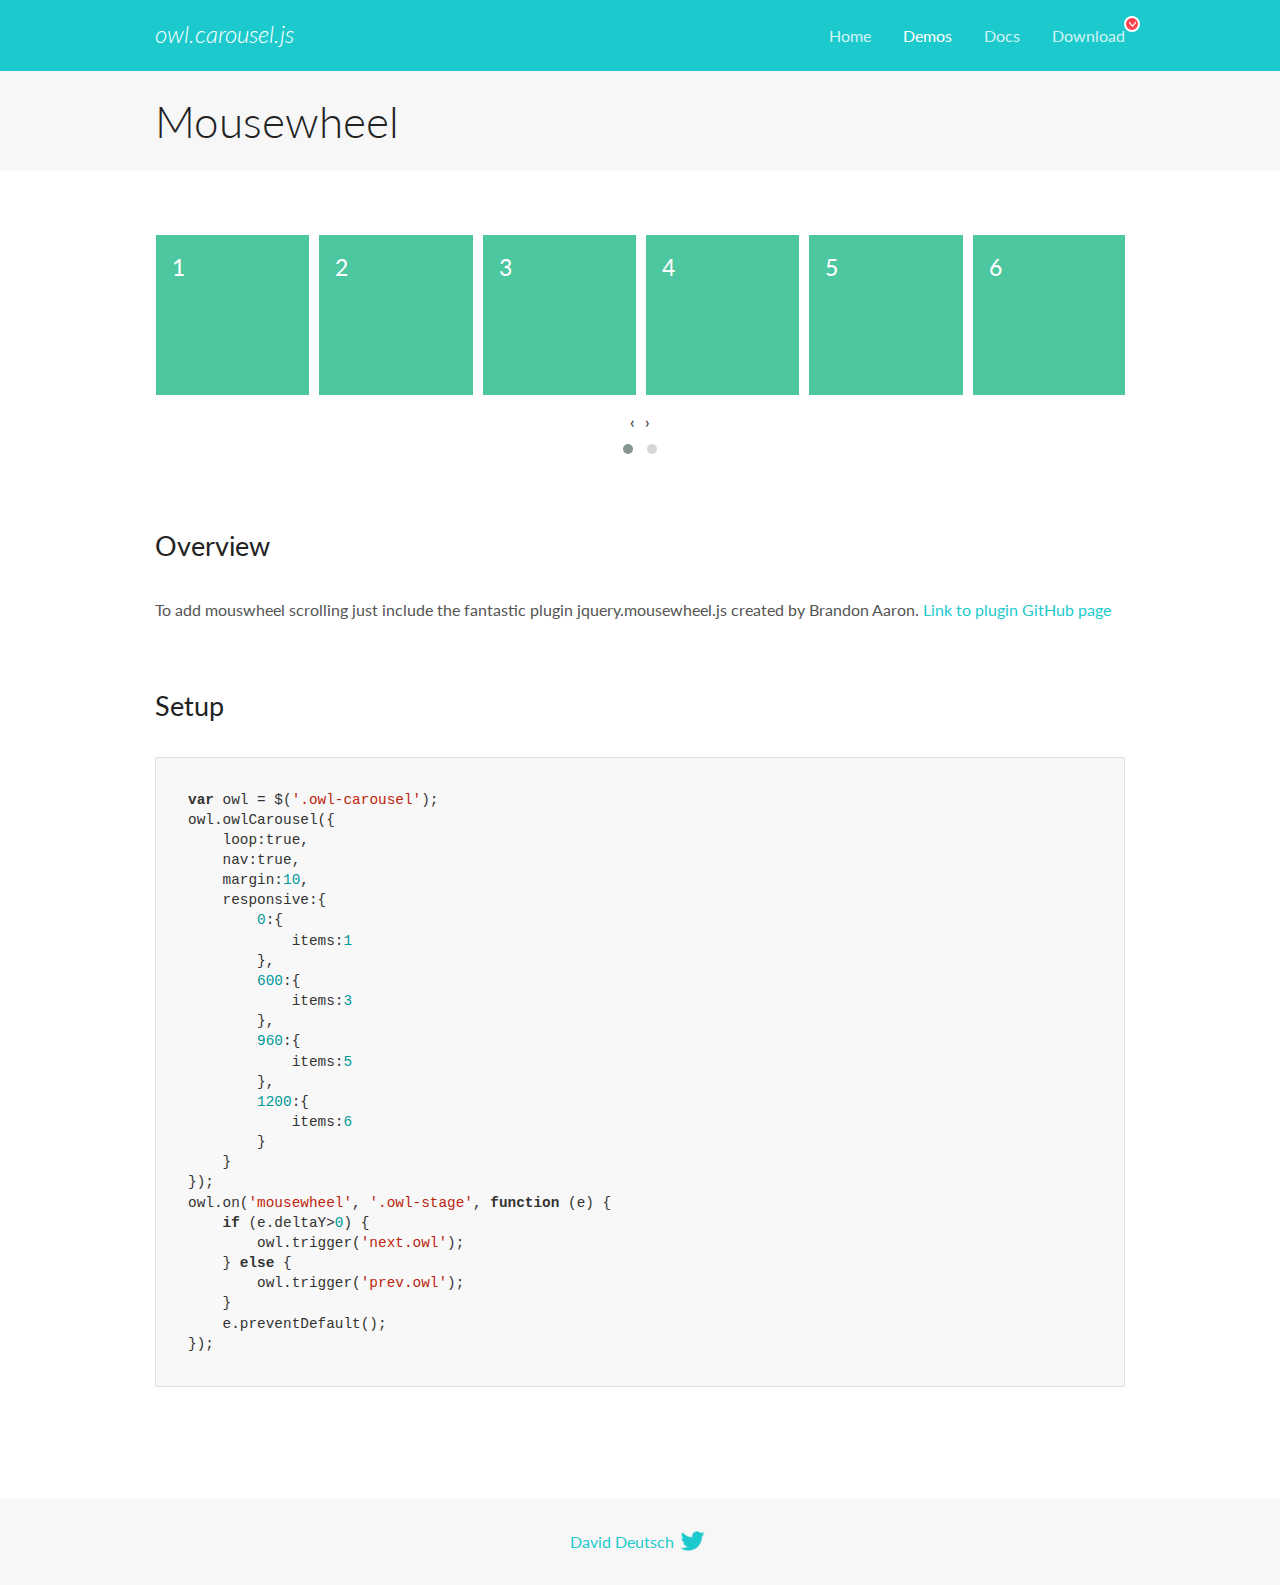
<file: OwlCarousel2-2.3.4/docs/demos/mousewheel.html>
<!DOCTYPE html>
<html lang="en">
  <head>

    <!-- head -->
    <meta charset="utf-8">
    <meta name="msapplication-tap-highlight" content="no" />
    <meta name="viewport" content="width=device-width, initial-scale=1.0" />
    <meta name="description" content="Mousewheel usage demo">
    <meta name="author" content="David Deutsch">
    <title>
      Mousewheel Demo | Owl Carousel | 2.3.4
    </title>

    <!-- Stylesheets -->
    <link href='https://fonts.googleapis.com/css?family=Lato:300,400,700,400italic,300italic' rel='stylesheet' type='text/css'>
    <link rel="stylesheet" href="../assets/css/docs.theme.min.css">

    <!-- Owl Stylesheets -->
    <link rel="stylesheet" href="../assets/owlcarousel/assets/owl.carousel.min.css">
    <link rel="stylesheet" href="../assets/owlcarousel/assets/owl.theme.default.min.css">

    <!-- HTML5 shim and Respond.js IE8 support of HTML5 elements and media queries -->

    <!--[if lt IE 9]>
      <script src="https://oss.maxcdn.com/libs/html5shiv/3.7.0/html5shiv.js"></script>
      <script src="https://oss.maxcdn.com/libs/respond.js/1.3.0/respond.min.js"></script>
    <![endif]-->

    <!-- Favicons -->
    <link rel="apple-touch-icon-precomposed" sizes="144x144" href="../assets/ico/apple-touch-icon-144-precomposed.png">
    <link rel="shortcut icon" href="../assets/ico/favicon.png">
    <link rel="shortcut icon" href="favicon.ico">

    <!-- Yeah i know js should not be in header. Its required for demos.-->

    <!-- javascript -->
    <script src="../assets/vendors/jquery.min.js"></script>
    <script src="../assets/owlcarousel/owl.carousel.js"></script>
  </head>
  <body>

    <!-- header -->
    <header class="header">
      <div class="row">
        <div class="large-12 columns">
          <div class="brand left">
            <h3>
              <a href="/OwlCarousel2/">owl.carousel.js</a> 
            </h3>
          </div>
          <a id="toggle-nav" class="right">
            <span></span> <span></span> <span></span> 
          </a> 
          <div class="nav-bar">
            <ul class="clearfix">
              <li> <a href="/OwlCarousel2/index.html">Home</a>  </li>
              <li class="active">
                <a href="/OwlCarousel2/demos/demos.html">Demos</a> 
              </li>
              <li> <a href="/OwlCarousel2/docs/started-welcome.html">Docs</a>  </li>
              <li>
                <a href="https://github.com/OwlCarousel2/OwlCarousel2/archive/2.3.4.zip">Download</a> 
                <span class="download"></span> 
              </li>
            </ul>
          </div>
        </div>
      </div>
    </header>

    <!-- title -->
    <section class="title">
      <div class="row">
        <div class="large-12 columns">
          <h1>Mousewheel</h1>
        </div>
      </div>
    </section>

    <!--  Demos -->
    <section id="demos">
      <div class="row">
        <div class="large-12 columns">
          <div class="owl-carousel owl-theme">
            <div class="item">
              <h4>1</h4>
            </div>
            <div class="item">
              <h4>2</h4>
            </div>
            <div class="item">
              <h4>3</h4>
            </div>
            <div class="item">
              <h4>4</h4>
            </div>
            <div class="item">
              <h4>5</h4>
            </div>
            <div class="item">
              <h4>6</h4>
            </div>
            <div class="item">
              <h4>7</h4>
            </div>
            <div class="item">
              <h4>8</h4>
            </div>
            <div class="item">
              <h4>9</h4>
            </div>
            <div class="item">
              <h4>10</h4>
            </div>
            <div class="item">
              <h4>11</h4>
            </div>
            <div class="item">
              <h4>12</h4>
            </div>
          </div>
          <h3 id="overview">Overview</h3>
          <p>To add mouswheel scrolling just include the fantastic plugin jquery.mousewheel.js created by Brandon Aaron.
            <a href="https://github.com/brandonaaron/jquery-mousewheel">Link to plugin GitHub page</a> 
          </p>
          <h3 id="setup">Setup</h3>
          <pre><code>var owl = $(&#39;.owl-carousel&#39;);
owl.owlCarousel({
    loop:true,
    nav:true,
    margin:10,
    responsive:{
        0:{
            items:1
        },
        600:{
            items:3
        },            
        960:{
            items:5
        },
        1200:{
            items:6
        }
    }
});
owl.on(&#39;mousewheel&#39;, &#39;.owl-stage&#39;, function (e) {
    if (e.deltaY&gt;0) {
        owl.trigger(&#39;next.owl&#39;);
    } else {
        owl.trigger(&#39;prev.owl&#39;);
    }
    e.preventDefault();
});</code></pre>
          <script src="../assets/vendors/jquery.mousewheel.min.js"></script>
          <script>
            $(document).ready(function() {
              var owl = $('.owl-carousel');
              owl.owlCarousel({
                loop: true,
                nav: true,
                margin: 10,
                responsive: {
                  0: {
                    items: 1
                  },
                  600: {
                    items: 3
                  },
                  960: {
                    items: 5
                  },
                  1200: {
                    items: 6
                  }
                }
              });
              owl.on('mousewheel', '.owl-stage', function(e) {
                if (e.deltaY > 0) {
                  owl.trigger('next.owl');
                } else {
                  owl.trigger('prev.owl');
                }
                e.preventDefault();
              });
            })
          </script>
        </div>
      </div>
    </section>

    <!-- footer -->
    <footer class="footer">
      <div class="row">
        <div class="large-12 columns">
          <h5>
            <a href="/OwlCarousel2/docs/support-contact.html">David Deutsch</a> 
            <a id="custom-tweet-button" href="https://twitter.com/share?url=https://github.com/OwlCarousel2/OwlCarousel2&text=Owl Carousel - This is so awesome! " target="_blank"></a> 
          </h5>
        </div>
      </div>
    </footer>

    <!-- vendors -->
    <script src="../assets/vendors/highlight.js"></script>
    <script src="../assets/js/app.js"></script>
  </body>
</html>
</file>
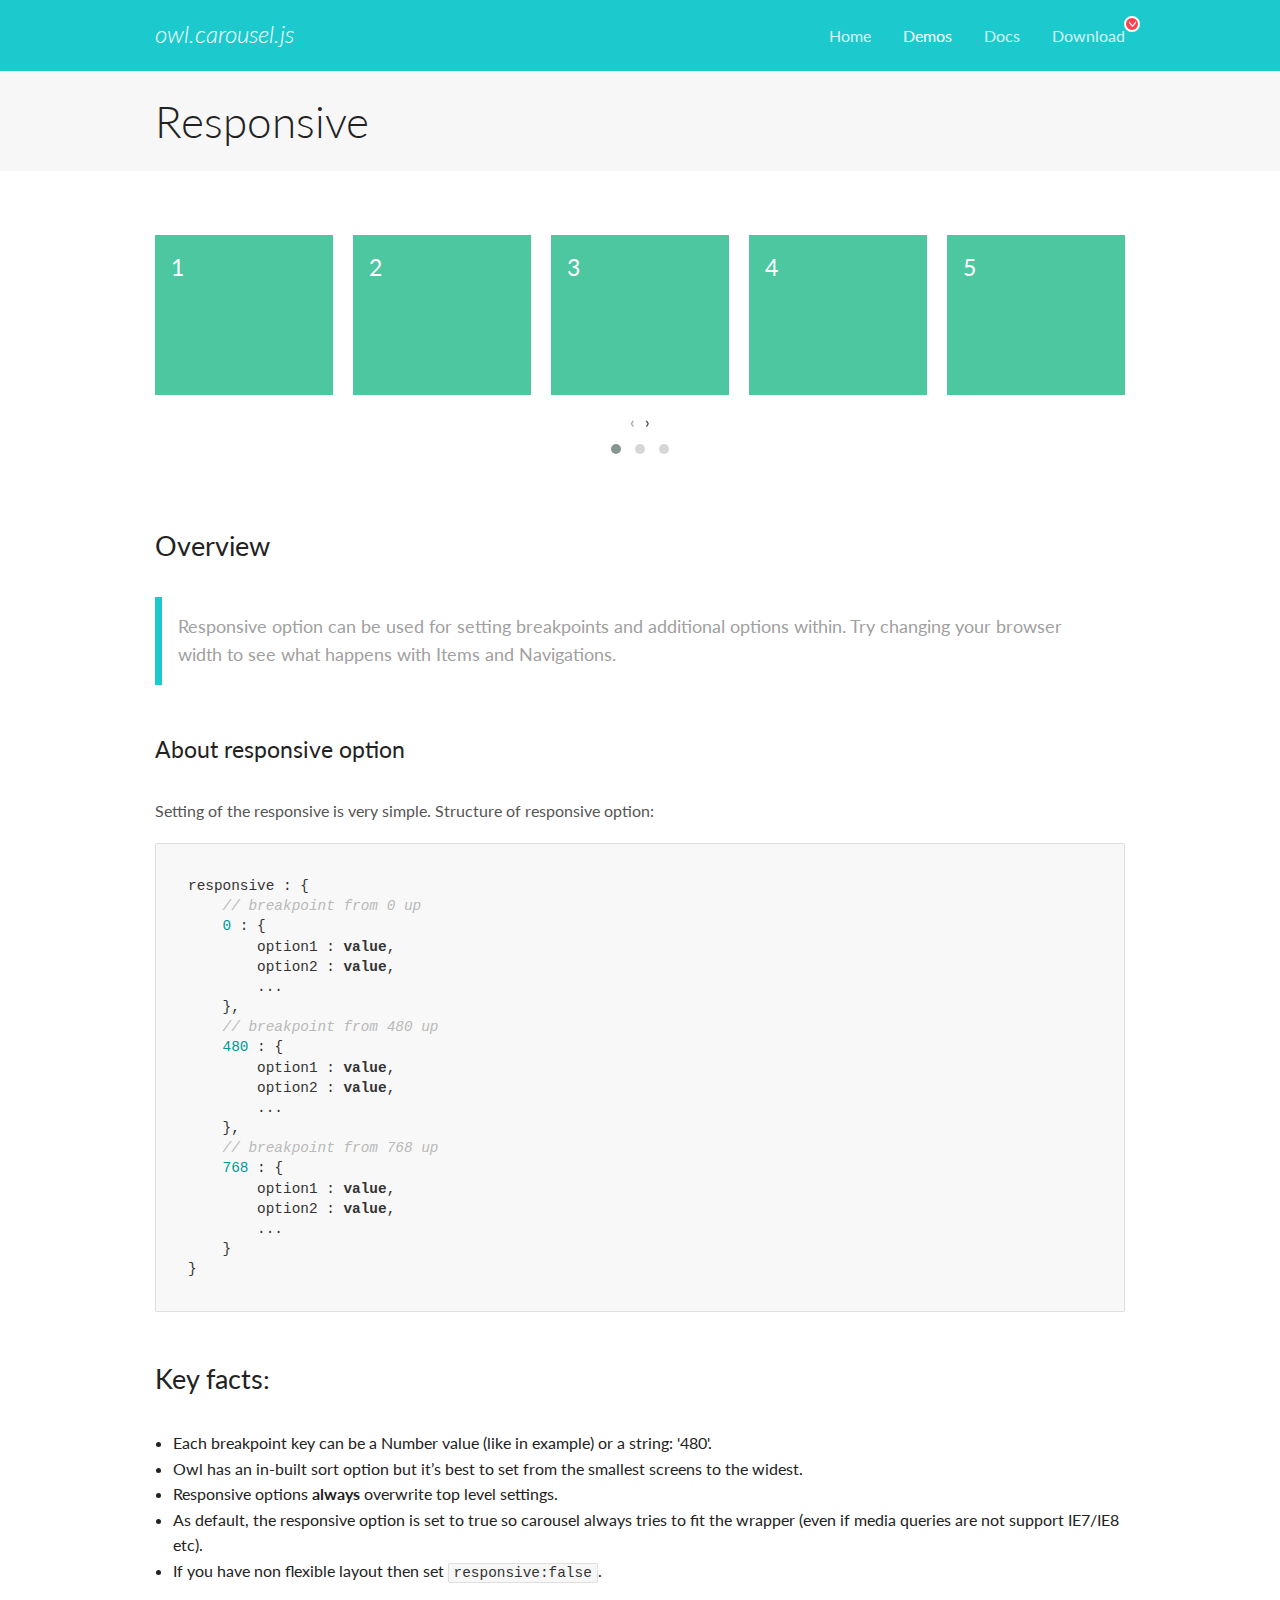
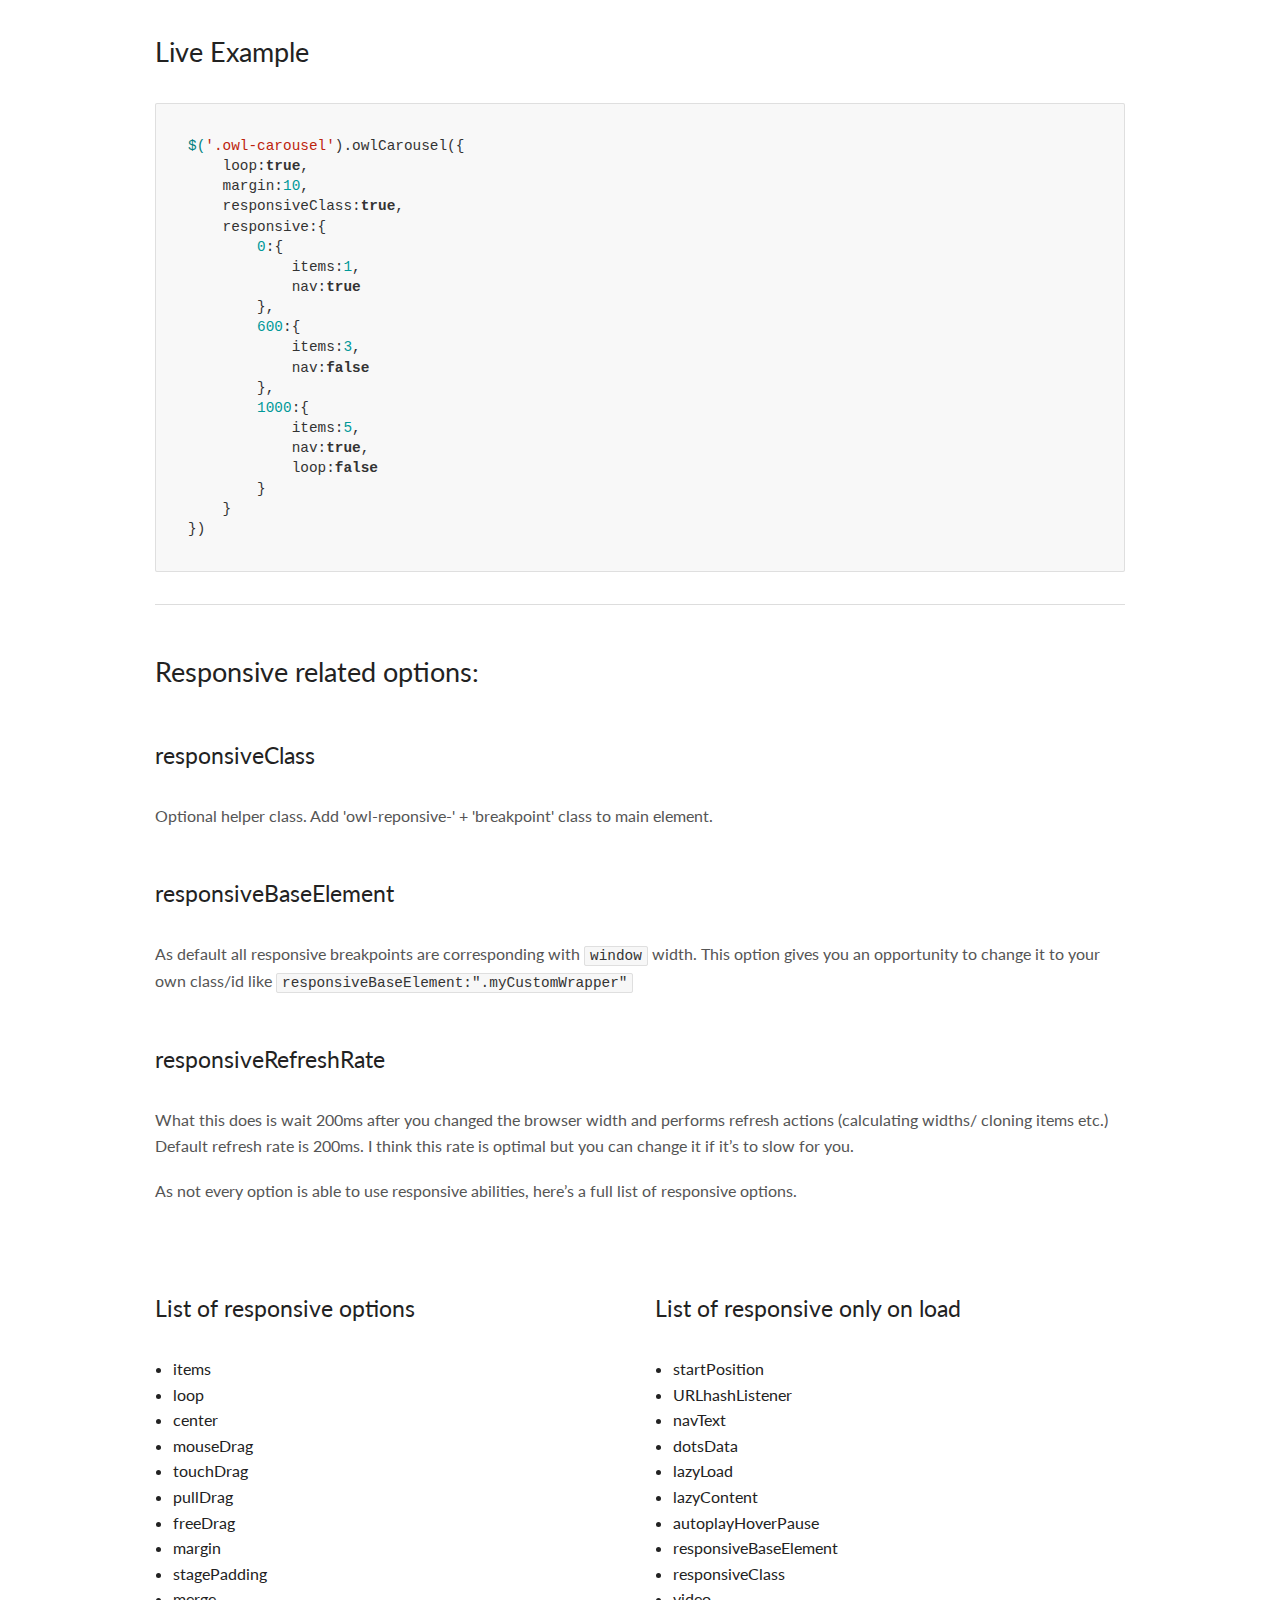
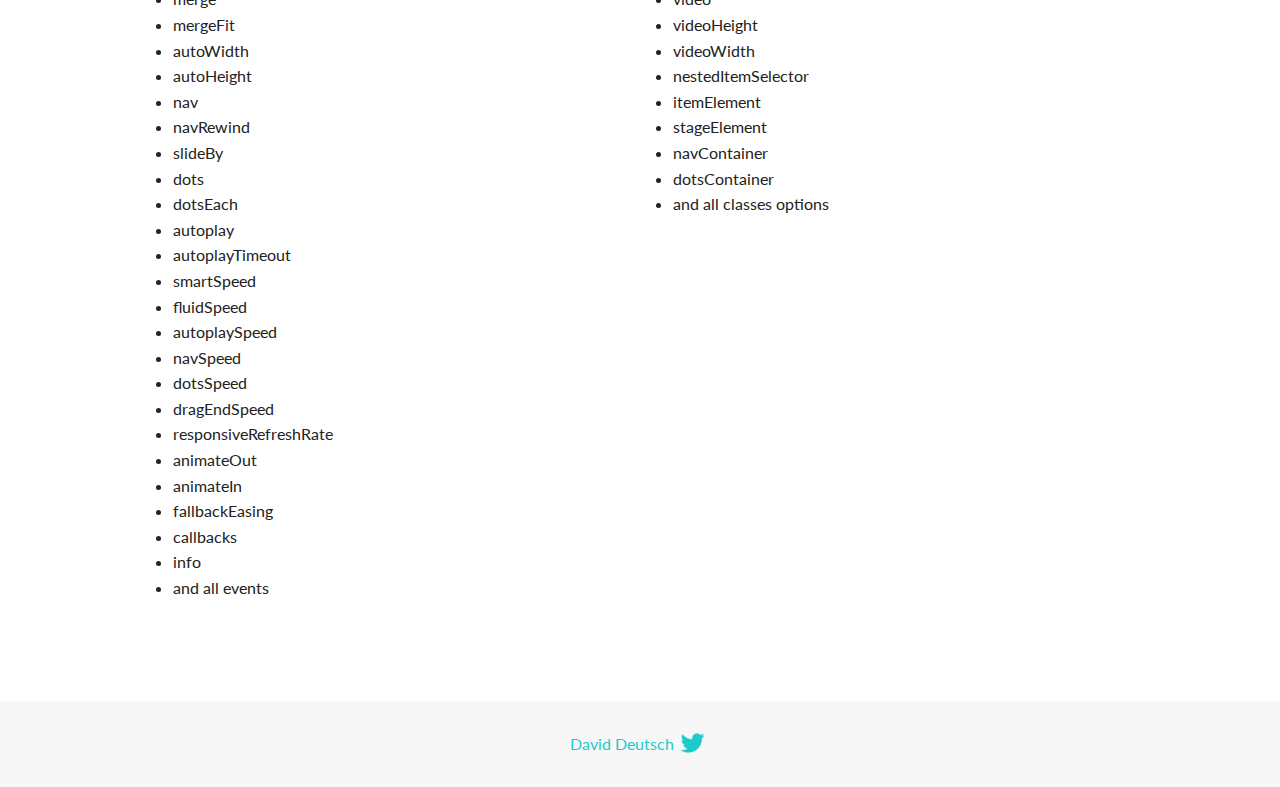
<file: OwlCarousel2-2.3.4/docs/demos/responsive.html>
<!DOCTYPE html>
<html lang="en">
  <head>

    <!-- head -->
    <meta charset="utf-8">
    <meta name="msapplication-tap-highlight" content="no" />
    <meta name="viewport" content="width=device-width, initial-scale=1.0" />
    <meta name="description" content="How to use responsive options">
    <meta name="author" content="David Deutsch">
    <title>
      Responsive Demo | Owl Carousel | 2.3.4
    </title>

    <!-- Stylesheets -->
    <link href='https://fonts.googleapis.com/css?family=Lato:300,400,700,400italic,300italic' rel='stylesheet' type='text/css'>
    <link rel="stylesheet" href="../assets/css/docs.theme.min.css">

    <!-- Owl Stylesheets -->
    <link rel="stylesheet" href="../assets/owlcarousel/assets/owl.carousel.min.css">
    <link rel="stylesheet" href="../assets/owlcarousel/assets/owl.theme.default.min.css">

    <!-- HTML5 shim and Respond.js IE8 support of HTML5 elements and media queries -->

    <!--[if lt IE 9]>
      <script src="https://oss.maxcdn.com/libs/html5shiv/3.7.0/html5shiv.js"></script>
      <script src="https://oss.maxcdn.com/libs/respond.js/1.3.0/respond.min.js"></script>
    <![endif]-->

    <!-- Favicons -->
    <link rel="apple-touch-icon-precomposed" sizes="144x144" href="../assets/ico/apple-touch-icon-144-precomposed.png">
    <link rel="shortcut icon" href="../assets/ico/favicon.png">
    <link rel="shortcut icon" href="favicon.ico">

    <!-- Yeah i know js should not be in header. Its required for demos.-->

    <!-- javascript -->
    <script src="../assets/vendors/jquery.min.js"></script>
    <script src="../assets/owlcarousel/owl.carousel.js"></script>
  </head>
  <body>

    <!-- header -->
    <header class="header">
      <div class="row">
        <div class="large-12 columns">
          <div class="brand left">
            <h3>
              <a href="/OwlCarousel2/">owl.carousel.js</a> 
            </h3>
          </div>
          <a id="toggle-nav" class="right">
            <span></span> <span></span> <span></span> 
          </a> 
          <div class="nav-bar">
            <ul class="clearfix">
              <li> <a href="/OwlCarousel2/index.html">Home</a>  </li>
              <li class="active">
                <a href="/OwlCarousel2/demos/demos.html">Demos</a> 
              </li>
              <li> <a href="/OwlCarousel2/docs/started-welcome.html">Docs</a>  </li>
              <li>
                <a href="https://github.com/OwlCarousel2/OwlCarousel2/archive/2.3.4.zip">Download</a> 
                <span class="download"></span> 
              </li>
            </ul>
          </div>
        </div>
      </div>
    </header>

    <!-- title -->
    <section class="title">
      <div class="row">
        <div class="large-12 columns">
          <h1>Responsive</h1>
        </div>
      </div>
    </section>

    <!--  Demos -->
    <section id="demos">
      <div class="row">
        <div class="large-12 columns">
          <div class="owl-carousel owl-theme">
            <div class="item">
              <h4>1</h4>
            </div>
            <div class="item">
              <h4>2</h4>
            </div>
            <div class="item">
              <h4>3</h4>
            </div>
            <div class="item">
              <h4>4</h4>
            </div>
            <div class="item">
              <h4>5</h4>
            </div>
            <div class="item">
              <h4>6</h4>
            </div>
            <div class="item">
              <h4>7</h4>
            </div>
            <div class="item">
              <h4>8</h4>
            </div>
            <div class="item">
              <h4>9</h4>
            </div>
            <div class="item">
              <h4>10</h4>
            </div>
            <div class="item">
              <h4>11</h4>
            </div>
            <div class="item">
              <h4>12</h4>
            </div>
          </div>
          <h3 id="overview">Overview</h3>
          <blockquote>
            <p>Responsive option can be used for setting breakpoints and additional options within. Try changing your browser width to see what happens with Items and Navigations.</p>
          </blockquote>
          <h4 id="about-responsive-option">About responsive option</h4>
          <p>Setting of the responsive is very simple. Structure of responsive option:</p>
          <pre><code>responsive : {
    // breakpoint from 0 up
    0 : {
        option1 : value,
        option2 : value,
        ...
    },
    // breakpoint from 480 up
    480 : {
        option1 : value,
        option2 : value,
        ...
    },
    // breakpoint from 768 up
    768 : {
        option1 : value,
        option2 : value,
        ...
    }
}</code></pre>
          <h3 id="key-facts-">Key facts:</h3>
          <ul>
            <li>Each breakpoint key can be a Number value (like in example) or a string: &#39;480&#39;.</li>
            <li>Owl has an in-built sort option but it’s best to set from the smallest screens to the widest.</li>
            <li>Responsive options <strong>always</strong>  overwrite top level settings.</li>
            <li>As default, the responsive option is set to true so carousel always tries to fit the wrapper (even if media queries are not support IE7/IE8 etc).</li>
            <li>If you have non flexible layout then set <code>responsive:false</code>.</li>
          </ul>
          <h3 id="live-example">Live Example</h3>
          <pre><code>$(&#39;.owl-carousel&#39;).owlCarousel({
    loop:true,
    margin:10,
    responsiveClass:true,
    responsive:{
        0:{
            items:1,
            nav:true
        },
        600:{
            items:3,
            nav:false
        },
        1000:{
            items:5,
            nav:true,
            loop:false
        }
    }
})</code></pre>
          <hr>
          <h3 id="responsive-related-options-">Responsive related options:</h3>
          <h4 id="responsiveclass">responsiveClass</h4>
          <p>Optional helper class. Add &#39;owl-reponsive-&#39; + &#39;breakpoint&#39; class to main element.</p>
          <h4 id="responsivebaseelement">responsiveBaseElement</h4>
          <p>As default all responsive breakpoints are corresponding with <code>window</code> width. This option gives you an opportunity to change it to your own class/id like <code>responsiveBaseElement:&quot;.myCustomWrapper&quot;</code></p>
          <h4 id="responsiverefreshrate">responsiveRefreshRate</h4>
          <p>What this does is wait 200ms after you changed the browser width and performs refresh actions (calculating widths/ cloning items etc.) Default refresh rate is 200ms. I think this rate is optimal but you can change it if it’s to slow for you.</p>
          <p>As not every option is able to use responsive abilities, here’s a full list of responsive options.</p>
          <p>
            <div class="row">
          </p>
          <div class="large-6 columns">
            <h4 id="list-of-responsive-options">List of responsive options</h4>
            <ul>
              <li>items</li>
              <li>loop</li>
              <li>center</li>
              <li>mouseDrag</li>
              <li>touchDrag</li>
              <li>pullDrag</li>
              <li>freeDrag</li>
              <li>margin</li>
              <li>stagePadding</li>
              <li>merge</li>
              <li>mergeFit</li>
              <li>autoWidth</li>
              <li>autoHeight</li>
              <li>nav</li>
              <li>navRewind</li>
              <li>slideBy</li>
              <li>dots</li>
              <li>dotsEach</li>
              <li>autoplay</li>
              <li>autoplayTimeout</li>
              <li>smartSpeed</li>
              <li>fluidSpeed</li>
              <li>autoplaySpeed</li>
              <li>navSpeed</li>
              <li>dotsSpeed</li>
              <li>dragEndSpeed</li>
              <li>responsiveRefreshRate</li>
              <li>animateOut</li>
              <li>animateIn</li>
              <li>fallbackEasing</li>
              <li>callbacks</li>
              <li>info</li>
              <li>and all events</li>
            </ul>
          </div>
          <div class="large-6 columns">
            <h4 id="list-of-responsive-only-on-load">List of responsive only on load</h4>
            <ul>
              <li>startPosition</li>
              <li>URLhashListener</li>
              <li>navText</li>
              <li>dotsData</li>
              <li>lazyLoad</li>
              <li>lazyContent</li>
              <li>autoplayHoverPause</li>
              <li>responsiveBaseElement</li>
              <li>responsiveClass</li>
              <li>video</li>
              <li>videoHeight</li>
              <li>videoWidth</li>
              <li>nestedItemSelector</li>
              <li>itemElement</li>
              <li>stageElement</li>
              <li>navContainer</li>
              <li>dotsContainer</li>
              <li>and all classes options</li>
            </ul>
          </div>
          </div>
          <script>
            $(document).ready(function() {
              $('.owl-carousel').owlCarousel({
                loop: true,
                margin: 10,
                responsiveClass: true,
                responsive: {
                  0: {
                    items: 1,
                    nav: true
                  },
                  600: {
                    items: 3,
                    nav: false
                  },
                  1000: {
                    items: 5,
                    nav: true,
                    loop: false,
                    margin: 20
                  }
                }
              })
            })
          </script>
        </div>
      </div>
    </section>

    <!-- footer -->
    <footer class="footer">
      <div class="row">
        <div class="large-12 columns">
          <h5>
            <a href="/OwlCarousel2/docs/support-contact.html">David Deutsch</a> 
            <a id="custom-tweet-button" href="https://twitter.com/share?url=https://github.com/OwlCarousel2/OwlCarousel2&text=Owl Carousel - This is so awesome! " target="_blank"></a> 
          </h5>
        </div>
      </div>
    </footer>

    <!-- vendors -->
    <script src="../assets/vendors/highlight.js"></script>
    <script src="../assets/js/app.js"></script>
  </body>
</html>
</file>
<file: stylesheet/min.css/style.min.css>
*{-webkit-box-sizing:border-box;box-sizing:border-box;padding:0;margin:0}body{padding:0;margin:0;font-family:Poppins;-webkit-box-sizing:border-box;box-sizing:border-box}.overlay{top:0;left:0;bottom:0;width:100%;height:0;margin:auto;z-index:2;background:rgba(0,0,0,0.5);position:fixed}.overlay.active{width:100%}.container{width:100%;padding:0 15px;-webkit-box-sizing:border-box;box-sizing:border-box;max-width:1140px;margin:0 auto}.site_header{background:transparent;position:absolute;z-index:9995;width:100%;-webkit-transition:cubic-bezier(0.785, 0.135, 0.15, 0.86) all;transition:cubic-bezier(0.785, 0.135, 0.15, 0.86) all}@media screen and (max-width: 480px){.site_header{padding:0 20px}}.site_header .header_inner{font-family:Poppins;padding:10px 0;display:-webkit-box;display:-ms-flexbox;display:flex;-webkit-box-pack:justify;-ms-flex-pack:justify;justify-content:space-between;-webkit-box-align:center;-ms-flex-align:center;align-items:center}.site_header .header_inner .navbar .header_link{text-transform:capitalize;margin-right:40px;position:relative;font-style:normal;font-weight:normal;font-size:18px;line-height:33px}@media screen and (max-width: 480px){.site_header .header_inner .navbar{display:none}}.site_header .header_inner .currency{padding:5px 10px;margin-left:15px;-webkit-box-sizing:border-box;box-sizing:border-box;border:1px solid white;text-transform:uppercase;font-size:18px}.site_header a{color:white;text-decoration:none;font-size:20px;line-height:30px}.site_header.fixed{-webkit-transition:0.8s cubic-bezier(0.175, 0.885, 0.32, 1.275) all;transition:0.8s cubic-bezier(0.175, 0.885, 0.32, 1.275) all;background:#189616b3;-webkit-backdrop-filter:blur(7px);backdrop-filter:blur(7px);position:fixed;width:100%;margin:0 auto;-webkit-box-shadow:0px 4px 10px rgba(0,0,0,0.25);box-shadow:0px 4px 10px rgba(0,0,0,0.25)}.site_hero{background-image:-webkit-gradient(linear, left top, left bottom, from(rgba(0,0,0,0.4)), color-stop(70.2%, rgba(0,0,0,0.4)), to(rgba(0,0,0,0))),url("../../img/aral-ship.jpg");background-image:linear-gradient(180deg, rgba(0,0,0,0.4) 0%, rgba(0,0,0,0.4) 70.2%, rgba(0,0,0,0) 100%),url("../../img/aral-ship.jpg");background-repeat:no-repeat;background-size:cover;height:100vh;display:-webkit-box;display:-ms-flexbox;display:flex;-webkit-box-align:center;-ms-flex-align:center;align-items:center;-webkit-box-orient:vertical;-webkit-box-direction:normal;-ms-flex-direction:column;flex-direction:column;margin-bottom:100px}.site_hero .hero_title{font-family:Satisfy;font-style:normal;font-weight:normal;font-size:145px;line-height:209px;text-align:center;padding-top:10%;color:#2BC729}@media screen and (max-width: 768px){.site_hero .hero_title{font-size:110px;padding-top:25%}}@media screen and (max-width: 480px){.site_hero .hero_title{font-size:50px;line-height:72px}}.site_hero .hero_title span{color:white;position:relative;right:35px}@media screen and (max-width: 480px){.site_hero .hero_title span{right:13px}}.site_hero .hero_text{font-style:normal;font-weight:500;font-size:26px;line-height:39px;text-align:center;width:1160px;color:#EEEEEE;margin-bottom:40px}@media screen and (max-width: 1024px){.site_hero .hero_text{font-weight:500;font-size:24px;width:95%;line-height:33px}}@media screen and (max-width: 768px){.site_hero .hero_text{font-weight:500;font-size:22px;width:95%;line-height:33px}}@media screen and (max-width: 480px){.site_hero .hero_text{width:315px;font-size:14px}}.site_hero .statics{font-family:Satisfy;font-style:normal;font-weight:normal;font-size:32px;font-weight:400;line-height:20px;text-align:center;color:#FFFFFF}@media screen and (max-width: 480px){.site_hero .statics{font-size:22px;line-height:105.6%}}.site_hero .statics .stat_title{display:block;line-height:4;font-size:28px}@media screen and (max-width: 480px){.site_hero .statics .stat_title{font-size:22px;line-height:105.6%}}.site_hero .statics .counter{font-size:62px;display:block}@media screen and (max-width: 480px){.site_hero .statics .counter{font-size:42px;line-height:105.6%}}@media screen and (max-width: 480px){.site_hero .stat_btns{display:-webkit-box;display:-ms-flexbox;display:flex;-webkit-box-orient:vertical;-webkit-box-direction:normal;-ms-flex-direction:column;flex-direction:column;margin-top:20px;-webkit-box-pack:center;-ms-flex-pack:center;justify-content:center}.site_hero .stat_btns .primary_btn{width:200px;margin-bottom:15px;font-size:14px}}.site_hero .stat_btns .primary_btn{padding:18px 28px;background:#189616;text-decoration:none;font-style:normal;font-weight:500;font-size:22px;line-height:33px;color:#FFFFFF}.site_hero .stat_btns .primary_btn:nth-child(1){margin-right:35px}@media screen and (max-width: 480px){.site_hero .stat_btns .primary_btn{width:200px;text-align:center;padding:10px 35px;line-height:1.5;-webkit-box-sizing:border-box;box-sizing:border-box;margin-bottom:15px;font-size:14px}.site_hero .stat_btns .primary_btn:nth-child(1){margin-right:0px}}.facts_inner{margin-bottom:55px}.facts_inner .fact_heading{color:#555555;text-transform:uppercase;font-weight:400;margin-bottom:50px;font-size:35px}.facts_inner .fact_heading span{font-weight:600}@media screen and (max-width: 480px){.facts_inner .fact_heading{font-size:30px}}.facts_inner .fact_bottom{display:-webkit-box;display:-ms-flexbox;display:flex;-webkit-box-pack:justify;-ms-flex-pack:justify;justify-content:space-between;-webkit-box-align:center;-ms-flex-align:center;align-items:center}@media screen and (max-width: 480px){.facts_inner .fact_bottom{-webkit-box-orient:vertical;-webkit-box-direction:normal;-ms-flex-direction:column;flex-direction:column}}.facts_inner .fact_bottom .left{width:48%;height:570px;background-image:url("../../img/aralchange.gif");background-repeat:no-repeat;background-position:top;background-size:cover}@media screen and (max-width: 480px){.facts_inner .fact_bottom .left{width:100%;height:470px;background-size:contain}}.facts_inner .fact_bottom .right{width:49%}@media screen and (max-width: 480px){.facts_inner .fact_bottom .right{width:100%}}.facts_inner .fact_bottom .right .carousel{display:-webkit-box;display:-ms-flexbox;display:flex;-webkit-box-align:center;-ms-flex-align:center;align-items:center}.facts_inner .fact_bottom .right .carousel .owl-carousel{margin:0 auto;width:80%;position:relative}.facts_inner .fact_bottom .right .carousel .owl-carousel .item{cursor:pointer}.facts_inner .fact_bottom .right .carousel button{background:none;border:none;cursor:pointer;outline:none}.quick_facts .quick_fact_inner{display:-webkit-box;display:-ms-flexbox;display:flex;margin-bottom:170px;-webkit-box-pack:justify;-ms-flex-pack:justify;justify-content:space-between}@media screen and (max-width: 480px){.quick_facts .quick_fact_inner{-webkit-box-orient:vertical;-webkit-box-direction:normal;-ms-flex-direction:column;flex-direction:column}}.quick_facts .left{width:50%}@media screen and (max-width: 480px){.quick_facts .left{width:100%;margin-bottom:30px}}.quick_facts .left_heading{color:#555555;font-weight:700;margin-bottom:30px;text-transform:uppercase}@media screen and (max-width: 480px){.quick_facts .left_heading{text-align:start}}.quick_facts ul{padding:0}.quick_facts .list_item{list-style:none;width:90%}.quick_facts .list_item .list_text{font-style:normal;font-weight:normal;font-size:18px;line-height:33px;color:#333333}.quick_facts .right{width:50%}@media screen and (max-width: 480px){.quick_facts .right{width:100%}}.quick_facts .right .right_heading{font-style:normal;font-weight:600;font-size:32px;line-height:32px;letter-spacing:0.06em;color:#333333;margin-bottom:35px;text-align:center}.quick_facts .right .contributes_block{background:#FFFFFF;-webkit-box-shadow:0px 0px 10px rgba(0,0,0,0.25);box-shadow:0px 0px 10px rgba(0,0,0,0.25);border-radius:5px;padding:24px 35px;max-height:700px;overflow:scroll}.quick_facts .right .contributes_block .donation{display:-webkit-box;display:-ms-flexbox;display:flex;-webkit-box-pack:justify;-ms-flex-pack:justify;justify-content:space-between;-webkit-box-align:center;-ms-flex-align:center;align-items:center;padding-bottom:10px;border-bottom:1px solid #CCCCCC;margin-bottom:15px}.quick_facts .right .contributes_block .donation .anonym_info{width:250px}.quick_facts .right .contributes_block .donation .anonym_info .title{font-style:normal;font-weight:500;font-size:18px;margin-bottom:5px;line-height:33px;color:#333333}@media screen and (max-width: 480px){.quick_facts .right .contributes_block .donation .anonym_info .title img{width:50px;height:50px;margin-right:10px}}.quick_facts .right .contributes_block .donation .anonym_info .date{font-style:normal;font-weight:normal;font-size:13px;line-height:21px;color:#777777}.quick_facts .right .contributes_block .donation .anonym_info .feedback{font-style:normal;font-weight:normal;font-size:17px;line-height:27px;color:#555555}.quick_facts .right .contributes_block .donation .amount_trees{padding:8px 26px;font-style:normal;font-weight:500;font-size:20px;line-height:33px;background:#3AB037;border-radius:10px;color:#FFFFFF}@media screen and (max-width: 480px){.quick_facts .right .contributes_block .donation .amount_trees{font-style:normal;font-weight:500;font-size:16px;line-height:18px;padding:8px 8px;width:110px}}@media screen and (max-width: 480px){.quick_facts .right .contributes_block .donation img{width:50px;height:50px;margin-right:10px}}.hamburger_menu{position:absolute;left:-50px;top:0;width:400px;height:100vh;background:#189616;background-image:url("../../img/Vector.svg");background-repeat:no-repeat;background-position:80% bottom;-webkit-transform:translateX(-360px);transform:translateX(-360px);-webkit-transition:cubic-bezier(0.38, 0.24, 0, 1.57) 0.5s all;transition:cubic-bezier(0.38, 0.24, 0, 1.57) 0.5s all}@media screen and (max-width: 480px){.hamburger_menu{background-size:23%}}.hamburger_menu .close_btn{float:right;padding:40px 32px}@media screen and (max-width: 480px){.hamburger_menu .close_btn{width:30%}}.hamburger_menu .menu_group{margin:0 auto;width:-webkit-fit-content;width:-moz-fit-content;width:fit-content;padding-top:210px}.hamburger_menu .menu_group .menu_item{list-style:none;margin-bottom:30px}.hamburger_menu .menu_group .menu_item .menu_link{font-style:normal;font-weight:normal;font-size:24px;line-height:42px;color:#FFFFFF}@media screen and (max-width: 480px){.hamburger_menu .menu_group .menu_item .menu_link{font-size:24px;line-height:36px}}::-webkit-scrollbar{display:none}.card_wrapper .card.first{padding:90px 170px;-webkit-box-pack:end;-ms-flex-pack:end;justify-content:flex-end;display:-webkit-box;display:-ms-flexbox;display:flex;background-image:url("../../img/boat.jpg");background-repeat:no-repeat;background-position:center;background-size:cover}@media screen and (max-width: 480px){.card_wrapper .card.first{padding:0}}.card_wrapper .card.first .card_content{width:55%}@media screen and (max-width: 480px){.card_wrapper .card.first .card_content{width:95%;margin-bottom:140px;margin:0 auto}}.card_wrapper .card.first .card_content p{margin-bottom:25px}.card_wrapper .card.first .card_content .title{text-transform:uppercase;font-style:normal;font-weight:500;margin-bottom:25px;font-size:32px;line-height:105.5%;text-transform:uppercase;color:#111111}@media screen and (max-width: 480px){.card_wrapper .card.first .card_content .title{font-weight:600;padding-top:144px;font-size:16px;line-height:105.5%}}.card_wrapper .card.first .card_content .title span{font-weight:600}.card_wrapper .card.second{padding:90px 170px;-webkit-box-pack:start;-ms-flex-pack:start;justify-content:flex-start;display:-webkit-box;display:-ms-flexbox;display:flex;background-image:url("../../img/Man_Planting_Saxaul 2.jpg");background-repeat:no-repeat;background-position:center;background-size:cover}@media screen and (max-width: 480px){.card_wrapper .card.second{padding:0}}.card_wrapper .card.second .card_content{width:50%}@media screen and (max-width: 480px){.card_wrapper .card.second .card_content{width:95%;margin-bottom:140px;padding:0 15px}}.card_wrapper .card.second .card_content p{margin-bottom:25px}.card_wrapper .card.second .card_content .title{text-transform:uppercase;font-style:normal;margin-bottom:25px;font-size:32px;line-height:105.5%;text-transform:uppercase;color:#111111;font-weight:600}@media screen and (max-width: 480px){.card_wrapper .card.second .card_content .title{font-weight:600;padding-top:144px;font-size:16px;line-height:105.5%}}.card_wrapper .card.third{padding:90px 170px;-webkit-box-pack:end;-ms-flex-pack:end;justify-content:flex-end;display:-webkit-box;display:-ms-flexbox;display:flex;background-image:url("../../img/Grandfather_granddaughter_photo_2019-12-19_10-38-21 1.jpg");background-repeat:no-repeat;background-position:center;background-size:cover}@media screen and (max-width: 480px){.card_wrapper .card.third{padding:0;background-position:30%;background-image:-webkit-gradient(linear, left bottom, left top, from(rgba(255,255,255,0.5)), to(rgba(255,255,255,0.5))),url("../../img/Grandfather_granddaughter_photo_2019-12-19_10-38-21 1.jpg");background-image:linear-gradient(0deg, rgba(255,255,255,0.5), rgba(255,255,255,0.5)),url("../../img/Grandfather_granddaughter_photo_2019-12-19_10-38-21 1.jpg")}}.card_wrapper .card.third .card_content{width:54%}@media screen and (max-width: 480px){.card_wrapper .card.third .card_content{width:95%;padding-bottom:140px}}.card_wrapper .card.third .card_content p{width:80%;margin-bottom:25px}.card_wrapper .card.third .card_content .subtitle{margin-bottom:25px}.card_wrapper .card.third .card_content .title{text-transform:uppercase;font-style:normal;font-weight:500;margin-bottom:25px;font-size:28px;line-height:105.5%;text-transform:uppercase;color:#111111;line-height:1.2}@media screen and (max-width: 480px){.card_wrapper .card.third .card_content .title{font-weight:600;padding-top:144px;font-size:16px;line-height:105.5%}}.card_wrapper .card.third .card_content .title span{font-weight:700;font-size:45px}@media screen and (max-width: 480px){.card_wrapper .card.third .card_content .title span{font-weight:600;padding-top:144px;font-size:16px;line-height:105.5%}}.card_wrapper .card.fourth{padding:90px 170px;-webkit-box-pack:start;-ms-flex-pack:start;justify-content:flex-start;display:-webkit-box;display:-ms-flexbox;display:flex;background-image:url("../../img/image 9.jpg");background-repeat:no-repeat;background-position:center;background-size:cover}@media screen and (max-width: 480px){.card_wrapper .card.fourth{padding:0}}.card_wrapper .card.fourth .card_content{width:54%;min-height:650px;display:-webkit-box;display:-ms-flexbox;display:flex;-webkit-box-pack:center;-ms-flex-pack:center;justify-content:center;-webkit-box-orient:vertical;-webkit-box-direction:normal;-ms-flex-direction:column;flex-direction:column}@media screen and (max-width: 480px){.card_wrapper .card.fourth .card_content{width:95%;margin:0 auto;padding-bottom:140px}}.card_wrapper .card.fourth .card_content p{font-size:20px;margin-bottom:25px}.card_wrapper .card.fourth .card_content .subtitle{margin-bottom:25px}.card_wrapper .card.fourth .card_content .title{text-transform:uppercase;font-style:normal;font-weight:500;margin-bottom:35px;font-size:28px;line-height:105.5%;text-transform:uppercase;color:#111111;font-size:45px;line-height:1.2}@media screen and (max-width: 480px){.card_wrapper .card.fourth .card_content .title{font-weight:600;padding-top:144px;font-size:16px;line-height:105.5%}}.card_wrapper .card.fourth .card_content .title .subtitle{font-weight:900;font-size:45px}@media screen and (max-width: 480px){.card_wrapper .card.fourth .card_content .title .subtitle{font-weight:500;padding-top:144px;font-size:14px;line-height:105.5%}}.owl-nav{display:none}.learn_more_section{margin-bottom:52px}.learn_more_section .section_heading{font-style:normal;font-weight:900;font-size:36px;line-height:54px;text-align:center;color:#000000;padding:50px 0;display:block}.learn_more_section .blocks_wrapper{display:-webkit-box;display:-ms-flexbox;display:flex;overflow-x:scroll;overflow-y:hidden;width:100%}@media screen and (max-width: 480px){.learn_more_section .blocks_wrapper{-webkit-box-orient:vertical;-webkit-box-direction:normal;-ms-flex-direction:column;flex-direction:column;-webkit-box-pack:center;-ms-flex-pack:center;justify-content:center;-webkit-box-align:center;-ms-flex-align:center;align-items:center}}.learn_more_section .blocks_wrapper .block{-ms-flex-negative:initial;flex-shrink:initial;position:relative}.learn_more_section .blocks_wrapper .block .shade{position:absolute;background:rgba(0,0,0,0.5);-webkit-transition:0.4s cubic-bezier(0.39, 0.575, 0.565, 1) all;transition:0.4s cubic-bezier(0.39, 0.575, 0.565, 1) all;text-align:center;padding:100px 15px;height:100%;opacity:0;width:100%;top:0;text-align:center}.learn_more_section .blocks_wrapper .block .shade .shade_title{font-style:normal;font-weight:600;font-size:30px;line-height:45px;color:#FFFFFF;margin-bottom:27px}.learn_more_section .blocks_wrapper .block .shade .shade_text{width:249px;font-style:normal;font-weight:600;margin:0 auto;font-size:22px;line-height:33px;text-align:center;color:#FFFFFF}.learn_more_section .blocks_wrapper .block:hover .shade{-webkit-transform:translateY(0);transform:translateY(0);opacity:1}.partners_inner{display:-webkit-box;display:-ms-flexbox;display:flex;-webkit-box-pack:center;-ms-flex-pack:center;justify-content:center;-webkit-box-align:center;-ms-flex-align:center;align-items:center;margin-bottom:30px}@media screen and (max-width: 480px){.partners_inner{display:none}}.partners_inner .left{display:-webkit-box;display:-ms-flexbox;display:flex;-ms-flex-wrap:wrap;flex-wrap:wrap}.partners_inner .left .item{margin-right:30px}.partners_inner .left .item img{margin:0 auto;display:block;-o-object-fit:contain;object-fit:contain;margin-bottom:25px}.partners_inner .left .item a{display:inline-block;width:210px;text-align:center;font-style:normal;font-weight:500;font-size:17px;line-height:27px;text-decoration:none;color:#000000}.partners_inner .right{display:-webkit-box;display:-ms-flexbox;display:flex;-webkit-box-align:center;-ms-flex-align:center;align-items:center}.partners_inner .right img{-o-object-fit:contain;object-fit:contain}.site_footer{background:#4B7134}.site_footer .container{display:-webkit-box;display:-ms-flexbox;display:flex;-webkit-box-pack:justify;-ms-flex-pack:justify;justify-content:space-between;-webkit-box-align:center;-ms-flex-align:center;align-items:center;padding:20px}@media screen and (max-width: 480px){.site_footer .container{-ms-flex-pack:distribute;justify-content:space-around}}.site_footer .container .left a{font-style:normal;font-weight:500;font-size:22px;line-height:33px;color:#EEEEEE;padding:0 15px;text-decoration:none}@media screen and (max-width: 480px){.site_footer .container .left a{font-size:16px;display:block}}.site_footer .container .right a{margin-left:30px}@media screen and (max-width: 480px){.site_footer .container .right a{font-size:16px;display:block}}.modal{position:absolute;width:40%;height:-webkit-max-content;height:-moz-max-content;height:max-content;top:50%;left:50%;display:none;-webkit-box-sizing:border-box;box-sizing:border-box;padding:57px 55px 70px 55px;-webkit-transform:translate(-50%, -50%);transform:translate(-50%, -50%);background:#FFFFFF}@media screen and (max-width: 480px){.modal{width:95%;padding:22px 34px 18px 33px;margin-top:50px}}.modal label{font-style:normal;font-weight:normal;font-size:18px;line-height:33px;margin-bottom:10px;color:#000000}@media screen and (max-width: 480px){.modal label{font-size:14px}}.modal input[type=text]{display:block;width:100%;padding:17px 17px 17px 43px;background:#EEEEEE;border:1px solid #555555;margin-bottom:20px;position:relative}@media screen and (max-width: 480px){.modal input[type=text]{padding:12px 12px 12px 38px}}.modal input[type=email]{display:block;width:100%;padding:17px 17px 17px 43px;background:#EEEEEE;border:1px solid #555555;margin-bottom:20px}@media screen and (max-width: 480px){.modal input[type=email]{padding:12px 12px 12px 38px}}.modal input[type=checkbox]{margin-bottom:40px;display:inline-block}@media screen and (max-width: 480px){.modal input[type=checkbox]{padding:12px 12px 12px 38px}}.modal textarea{display:block;width:100%;padding:17px 17px 17px 43px;background:#EEEEEE;border:1px solid #555555;margin-bottom:20px;resize:none}@media screen and (max-width: 480px){.modal textarea{height:120px}}.modal .button_wrapper{display:-webkit-box;display:-ms-flexbox;display:flex;-webkit-box-pack:center;-ms-flex-pack:center;justify-content:center}.modal .button_wrapper button{background:#189616;padding:12px 124px;font-style:normal;font-weight:normal;font-size:24px;line-height:36px;border:none;outline:none;cursor:pointer;color:#FFFFFF}@media screen and (max-width: 480px){.modal .button_wrapper button{font-size:18px;padding:6px 117px;width:100%}}.modal .close_modal{position:absolute;right:-60%;top:-1%}@media screen and (max-width: 480px){.modal .close_modal{right:0;top:-10%}}.modal .close_modal img{width:70%}@media screen and (max-width: 480px){.modal .close_modal img{width:40px}}
</file>
